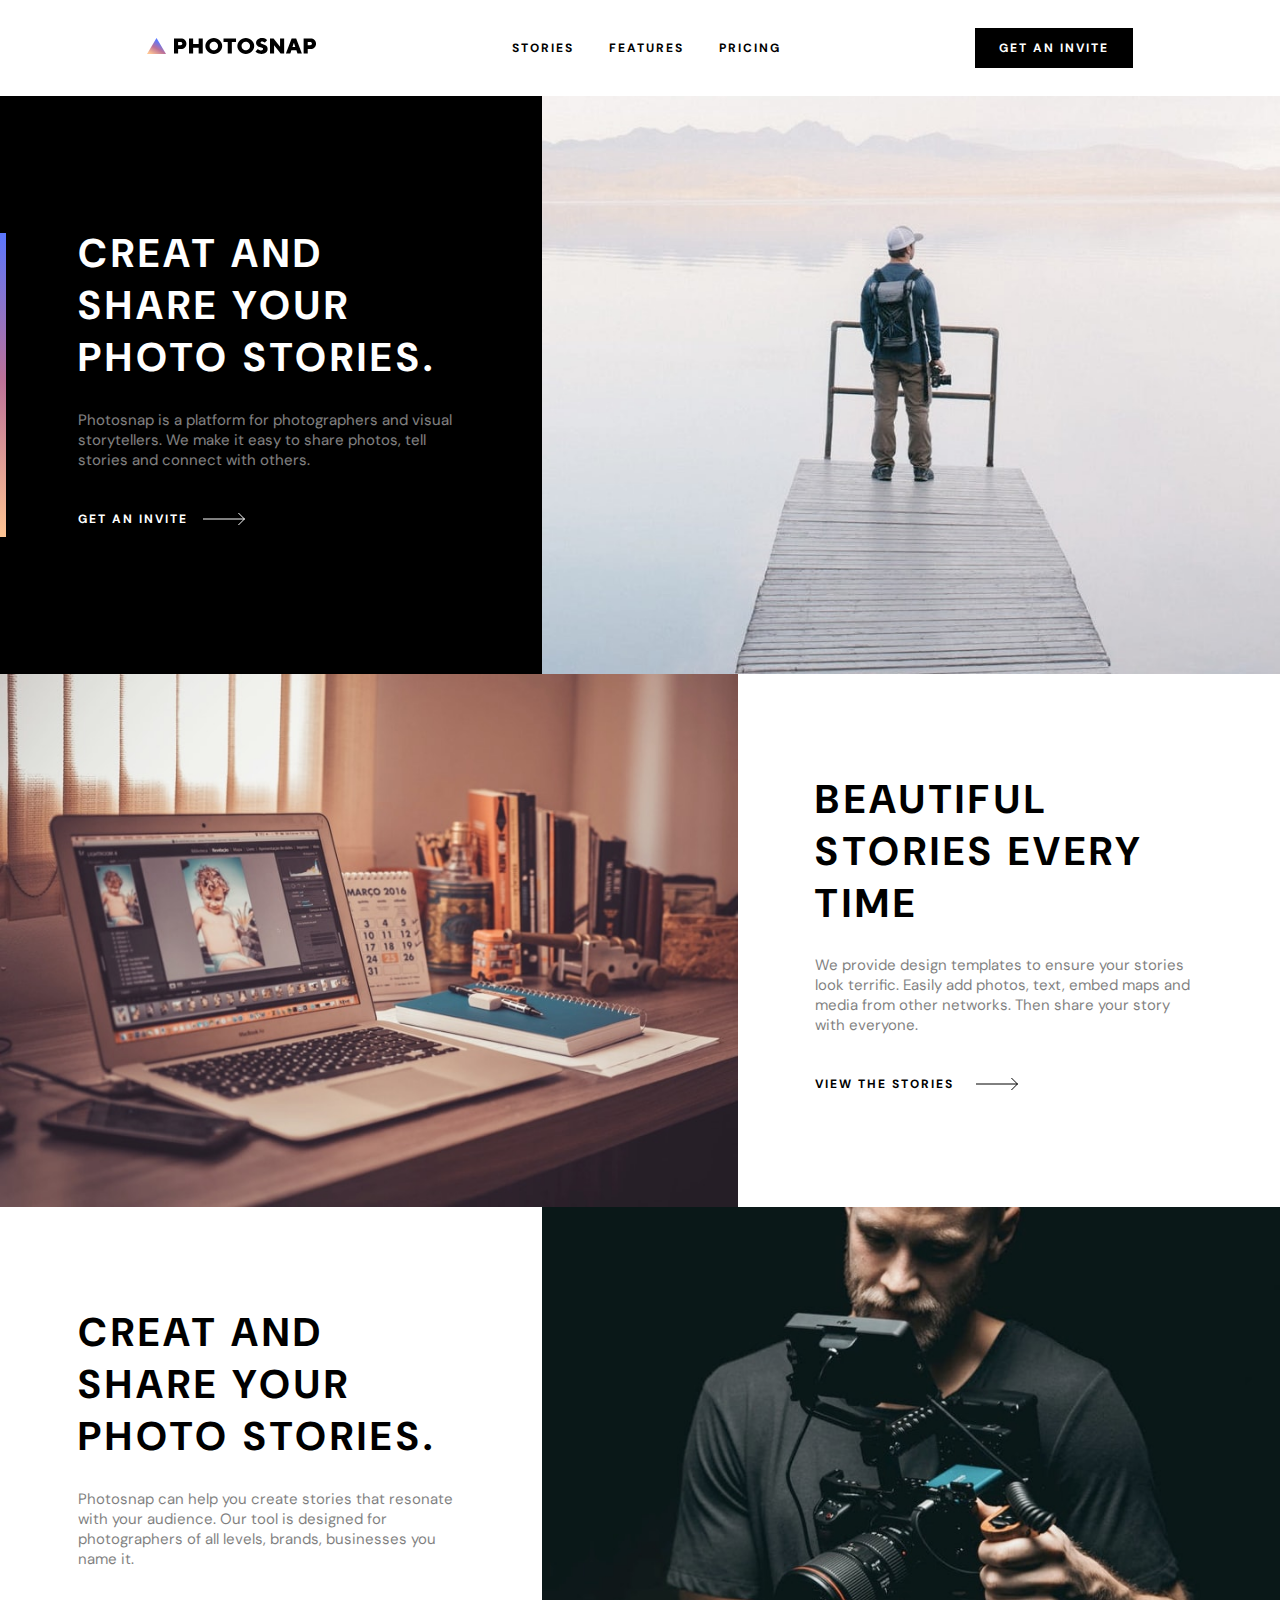
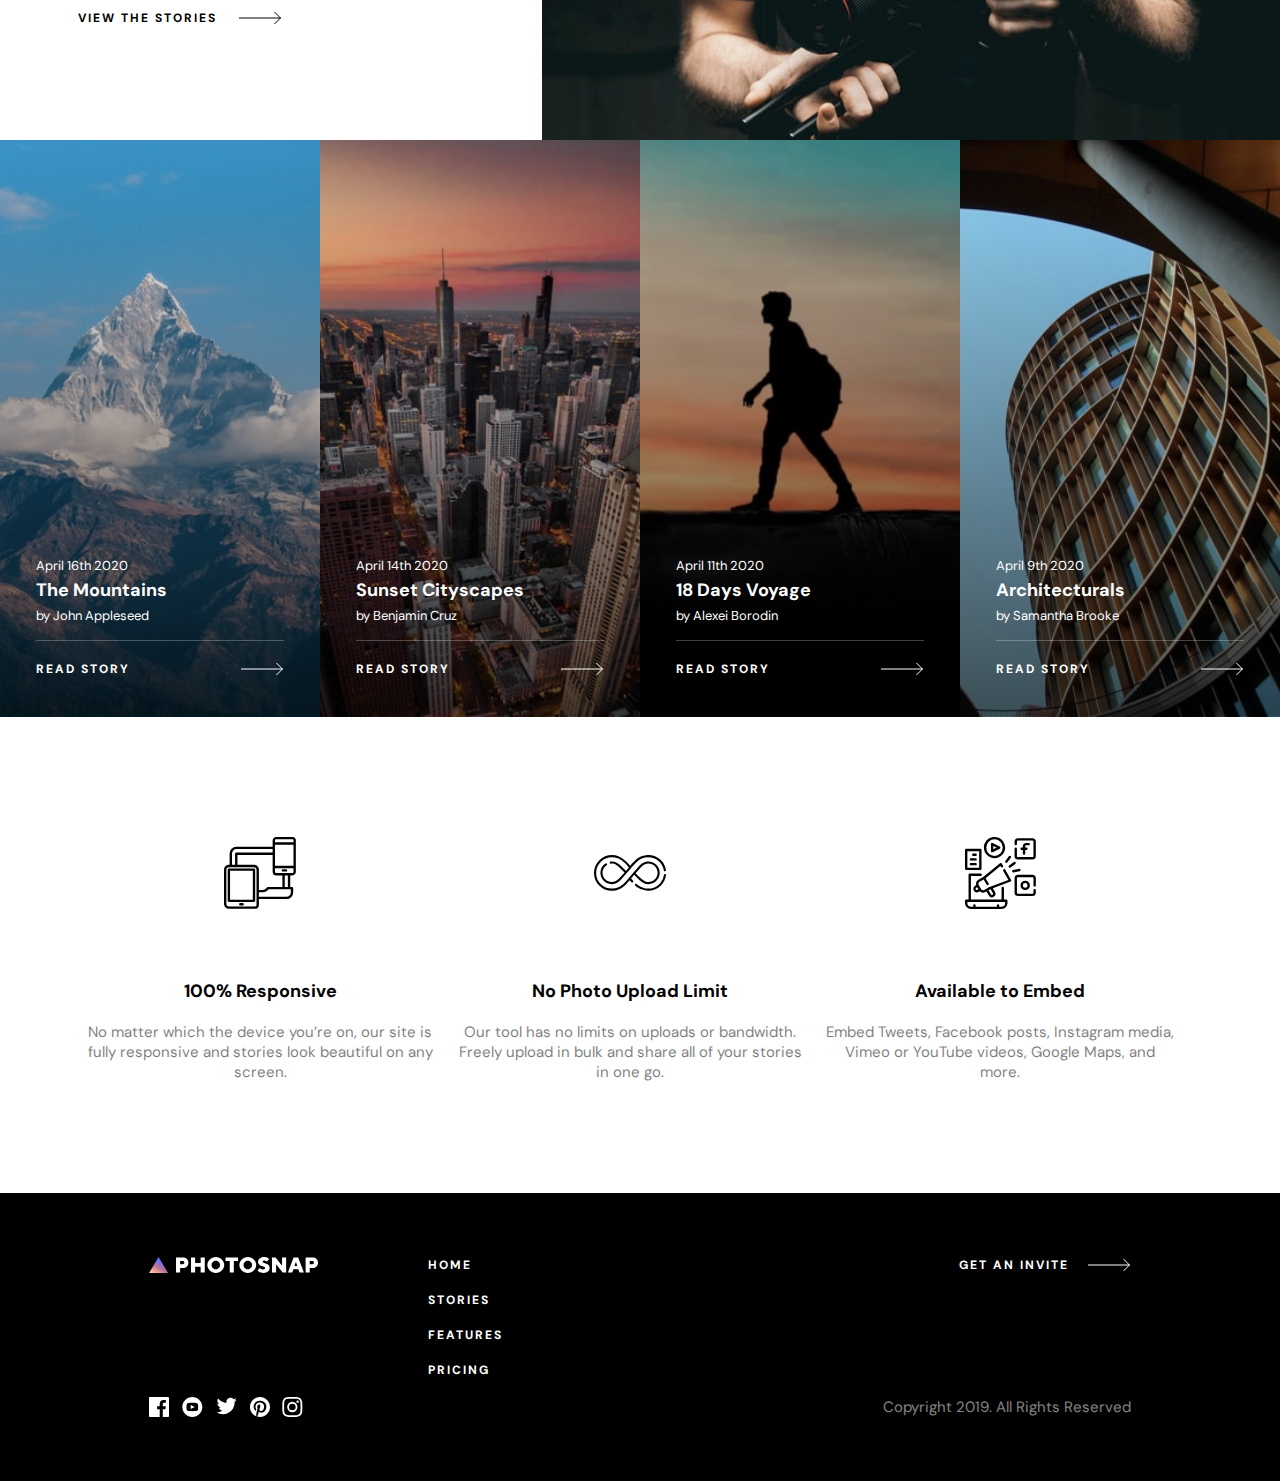
<file: index.html>
<!DOCTYPE html>
<html lang="en">
  <head>
    <meta charset="UTF-8" />
    <meta name="viewport" content="width=device-width, initial-scale=1.0" />

    <link
      rel="icon"
      type="image/png"
      sizes="32x32"
      href="./assets/favicon-32x32.png"
    />

    <!--FONT-->
    <link rel="preconnect" href="https://fonts.googleapis.com" />
    <link rel="preconnect" href="https://fonts.gstatic.com" crossorigin />
    <link
      href="https://fonts.googleapis.com/css2?family=DM+Sans&display=swap"
      rel="stylesheet"
    />
    <!--CSS-->
    <link
      rel="stylesheet"
      href="./css/SassComponet.css"
    />
    <link
      rel="stylesheet"
      href="./css/index.css"
    />
    <!--js-->
    <script src="./js/jquery-3.6.1.min.js"></script>
    <script src="./js/my_jquery.js"></script>

    <title>Frontend Mentor | Photosnap Website Challenge</title>
  </head>

  <body>
    <nav id="top-nav">
      <a id="logo" href="./index.html"
        ><img
          src="./assets/shared/desktop/logo.svg"
      /></a>
      <div class="menu">
        <a href="./html/stories.html">
          <h4>STORIES</h4>
        </a>
        <a href="./html/features.html">
          <h4>FEATURES</h4>
        </a>
        <a href="./html/pricing.html">
          <h4>PRICING</h4>
        </a>
      </div>
      <button
        class="button"
        type="button"
      >
        <h4>GET AN INVITE</h4>
      </button>
      <img
        id="hamburger"
        src="./assets/shared/mobile/menu.svg"
      />
    </nav>

    <div id="drop-down">
      <div class="menu">
        <a href="./html/stories.html"><h5>Stories</h5></a
        >
        <a href="./html/features.html"><h5>Features</h5></a
        >
        <a href="./html/pricing.html"><h5>Pricing</h5></a
        >
      </div>
      <button class="black-btn"><h5>GET AN INVITE</h5></button>
    </div>

    <div id="creat-and-share" class="wrap">
      <img
        class="mobile"
        src="./assets/home/mobile/create-and-share.jpg"
      />
      <img
        class="tablet"
        src="./assets/home/tablet/create-and-share.jpg"
      />
      <img
        class="desktop"
        src="./assets/home/desktop/create-and-share.jpg"
      />
      <div id="rectangle"></div>
      <div class="text-box">
        <div class="child-box">
          <h1>CREAT AND SHARE YOUR PHOTO STORIES.</h1>
          <h5>
            Photosnap is a platform for photographers and visual storytellers.
            We make it easy to share photos, tell stories and connect with
            others.
          </h5>
          <div id="arrow">
            <h4>GET AN INVITE</h4>
            <svg xmlns="http://www.w3.org/2000/svg" width="43" height="14">
              <g fill="none" fill-rule="evenodd" stroke="#FFFFFF">
                <path d="M0 7h41.864M35.428 1l6 6-6 6" />
              </g>
            </svg>
          </div>
        </div>
      </div>
    </div>

    <div id="beautiful-stories" class="wrap">
      <img
        class="mobile"
        src="./assets/home/mobile/beautiful-stories.jpg"
      />
      <img
        class="tablet"
        src="./assets/home/tablet/beautiful-stories.jpg"
      />
      <img
        class="desktop"
        src="./assets/home/desktop/beautiful-stories.jpg"
      />
      <div class="text-box">
        <div class="child-box">
          <h1>BEAUTIFUL STORIES EVERY TIME</h1>
          <h5>
            We provide design templates to ensure your stories look terrific.
            Easily add photos, text, embed maps and media from other networks.
            Then share your story with everyone.
          </h5>
          <div id="arrow-stories">
            <h4>VIEW THE STORIES</h4>
            <svg xmlns="http://www.w3.org/2000/svg" width="43" height="14">
              <g fill="none" fill-rule="evenodd" stroke="#000">
                <path d="M0 7h41.864M35.428 1l6 6-6 6" />
              </g>
            </svg>
          </div>
        </div>
      </div>
    </div>

    <div id="design-for-everyone" class="wrap">
      <img
        class="mobile"
        src="./assets/home/mobile/designed-for-everyone.jpg"
      />
      <img
        class="tablet"
        src="./assets/home/tablet/designed-for-everyone.jpg"
      />
      <img
        class="desktop"
        src="./assets/home/desktop/designed-for-everyone.jpg"
      />
      <div class="text-box">
        <div class="child-box">
          <h1>CREAT AND SHARE YOUR PHOTO STORIES.</h1>
          <h5>
            Photosnap can help you create stories that resonate with your
            audience. Our tool is designed for photographers of all levels,
            brands, businesses you name it.
          </h5>
          <div id="arrow-stories">
            <h4>VIEW THE STORIES</h4>
            <svg xmlns="http://www.w3.org/2000/svg" width="43" height="14">
              <g fill="none" fill-rule="evenodd" stroke="#000">
                <path d="M0 7h41.864M35.428 1l6 6-6 6" />
              </g>
            </svg>
          </div>
        </div>
      </div>
    </div>

    <div id="picture-wrap">
      <div id="mountain" class="bg-box">
        <div class="child-box">
          <h6>April 16th 2020</h6>
          <h3>The Mountains</h3>
          <h6>by John Appleseed</h6>
          <div id="border"></div>
          <div id="arrow-view">
            <h4>READ STORY</h4>
            <svg xmlns="http://www.w3.org/2000/svg" width="43" height="14">
              <g fill="none" fill-rule="evenodd" stroke="#FFFFFF">
                <path d="M0 7h41.864M35.428 1l6 6-6 6" />
              </g>
            </svg>
          </div>
        </div>
        <div class="rgb-border"></div>
      </div>
      <div id="cityscapes" class="bg-box">
        <div class="child-box">
          <h6>April 14th 2020</h6>
          <h3>Sunset Cityscapes</h3>
          <h6>by Benjamin Cruz</h6>
          <div id="border"></div>
          <div id="arrow-view">
            <h4>READ STORY</h4>
            <svg xmlns="http://www.w3.org/2000/svg" width="43" height="14">
              <g fill="none" fill-rule="evenodd" stroke="#FFFFFF">
                <path d="M0 7h41.864M35.428 1l6 6-6 6" />
              </g>
            </svg>
          </div>
        </div>
        <div class="rgb-border"></div>
      </div>
      <div id="voyage" class="bg-box">
        <div class="child-box">
          <h6>April 11th 2020</h6>
          <h3>18 Days Voyage</h3>
          <h6>by Alexei Borodin</h6>
          <div id="border"></div>
          <div id="arrow-view">
            <h4>READ STORY</h4>
            <svg xmlns="http://www.w3.org/2000/svg" width="43" height="14">
              <g fill="none" fill-rule="evenodd" stroke="#FFFFFF">
                <path d="M0 7h41.864M35.428 1l6 6-6 6" />
              </g>
            </svg>
          </div>
        </div>
        <div class="rgb-border"></div>
      </div>
      <div id="architecturals" class="bg-box">
        <div class="child-box">
          <h6>April 9th 2020</h6>
          <h3>Architecturals</h3>
          <h6>by Samantha Brooke</h6>
          <div id="border"></div>
          <div id="arrow-view">
            <h4>READ STORY</h4>
            <svg xmlns="http://www.w3.org/2000/svg" width="43" height="14">
              <g fill="none" fill-rule="evenodd" stroke="#FFFFFF">
                <path d="M0 7h41.864M35.428 1l6 6-6 6" />
              </g>
            </svg>
          </div>
        </div>
        <div class="rgb-border"></div>
      </div>
      </div>

    <div id="features-wrap">
      <div id="responsive" class="child-box">
        <img
          src="./assets/features/desktop/responsive.svg"
        />
        <h3>100% Responsive</h3>
        <h5>
          No matter which the device you’re on, our site is fully responsive and
          stories look beautiful on any screen.
        </h5>
      </div>
      <div id="no-limit" class="child-box">
        <img
          src="./assets/features/desktop/no-limit.svg"
          style="padding-top: 18px; padding-bottom: 18px"
        />
        <h3>No Photo Upload Limit</h3>
        <h5>
          Our tool has no limits on uploads or bandwidth. Freely upload in bulk
          and share all of your stories in one go.
        </h5>
      </div>
      <div id="embed" class="child-box">
        <img
          src="./assets/features/desktop/embed.svg"
        />
        <h3>Available to Embed</h3>
        <h5>
          Embed Tweets, Facebook posts, Instagram media, Vimeo or YouTube
          videos, Google Maps, and more.
        </h5>
      </div>
    </div>

    <nav id="bottom-nav">
      <div class="nav-box">
        <svg
          id="logo"
          xmlns="http://www.w3.org/2000/svg"
          width="170"
          height="16"
        >
          <defs>
            <linearGradient id="a" x1="0%" x2="50%" y1="85.457%" y2="14.543%">
              <stop offset="0%" stop-color="#FFC593" />
              <stop offset="51.945%" stop-color="#BC7198" />
              <stop offset="100%" stop-color="#5A77FF" />
            </linearGradient>
          </defs>
          <g fill="none" fill-rule="evenodd">
            <path
              fill="#FFFFFF"
              fill-rule="nonzero"
              d="M31.108 15.568v-4.541h2.703c.836 0 1.6-.133 2.292-.4a5.19 5.19 0 001.773-1.113 5.1 5.1 0 001.146-1.676c.273-.642.41-1.344.41-2.108 0-.75-.137-1.449-.41-2.098a5.072 5.072 0 00-1.146-1.686A5.19 5.19 0 0036.103.832c-.692-.266-1.456-.4-2.292-.4H27v15.136h4.108zm2.487-8.217h-2.487V4.108h2.487c.49 0 .9.162 1.232.487.332.324.497.702.497 1.135 0 .432-.165.81-.497 1.135-.332.324-.742.486-1.232.486zm12.54 8.217V9.73h5.514v5.838h4.108V.432h-4.108v5.622h-5.514V.432h-4.108v15.136h4.108zM66.784 16a8.616 8.616 0 003.319-.638 8.401 8.401 0 002.68-1.74 8.192 8.192 0 001.785-2.552c.432-.965.648-1.989.648-3.07a7.428 7.428 0 00-.648-3.07 8.192 8.192 0 00-1.784-2.552 8.401 8.401 0 00-2.681-1.74A8.616 8.616 0 0066.783 0c-1.196 0-2.306.213-3.329.638a8.432 8.432 0 00-2.67 1.74A8.192 8.192 0 0059 4.93 7.428 7.428 0 0058.351 8c0 1.081.217 2.105.649 3.07a8.192 8.192 0 001.784 2.552 8.432 8.432 0 002.67 1.74c1.023.425 2.133.638 3.33.638zm0-3.676A4.285 4.285 0 0165.119 12a3.942 3.942 0 01-1.34-.908 4.33 4.33 0 01-.887-1.373A4.479 4.479 0 0162.568 8c0-.62.108-1.193.324-1.719a4.33 4.33 0 01.886-1.373c.375-.39.822-.692 1.34-.908a4.285 4.285 0 011.666-.324c.59 0 1.142.108 1.654.324.512.216.958.519 1.34.908.382.39.681.847.898 1.373.216.526.324 1.1.324 1.719 0 .62-.108 1.193-.324 1.719a4.236 4.236 0 01-.898 1.373c-.382.39-.828.692-1.34.908a4.206 4.206 0 01-1.654.324zm18.054 3.244V4.108h4.216V.432h-12.54v3.676h4.216v11.46h4.108zM98.784 16a8.616 8.616 0 003.319-.638 8.401 8.401 0 002.68-1.74 8.192 8.192 0 001.785-2.552c.432-.965.648-1.989.648-3.07a7.428 7.428 0 00-.648-3.07 8.192 8.192 0 00-1.784-2.552 8.401 8.401 0 00-2.681-1.74A8.616 8.616 0 0098.783 0c-1.196 0-2.306.213-3.329.638a8.432 8.432 0 00-2.67 1.74A8.192 8.192 0 0091 4.93 7.428 7.428 0 0090.351 8c0 1.081.217 2.105.649 3.07a8.192 8.192 0 001.784 2.552 8.432 8.432 0 002.67 1.74c1.023.425 2.133.638 3.33.638zm0-3.676A4.285 4.285 0 0197.119 12a3.942 3.942 0 01-1.34-.908 4.33 4.33 0 01-.887-1.373A4.479 4.479 0 0194.568 8c0-.62.108-1.193.324-1.719a4.33 4.33 0 01.886-1.373c.375-.39.822-.692 1.34-.908a4.285 4.285 0 011.666-.324c.59 0 1.142.108 1.654.324.512.216.958.519 1.34.908.382.39.681.847.898 1.373.216.526.324 1.1.324 1.719 0 .62-.108 1.193-.324 1.719a4.236 4.236 0 01-.898 1.373c-.382.39-.828.692-1.34.908a4.206 4.206 0 01-1.654.324zM114.568 16c.95 0 1.801-.133 2.55-.4.75-.267 1.385-.627 1.904-1.081.519-.454.915-.98 1.189-1.578.274-.599.41-1.236.41-1.914 0-.88-.172-1.6-.518-2.162a4.35 4.35 0 00-1.298-1.362 6.98 6.98 0 00-1.697-.822l-1.697-.562a7.533 7.533 0 01-1.297-.551c-.346-.195-.52-.465-.52-.811 0-.332.148-.63.444-.898.295-.266.688-.4 1.178-.4.375 0 .714.062 1.016.184.303.123.563.263.779.422.26.173.49.367.692.584l2.378-2.487a5.559 5.559 0 00-1.276-1.08c-.432-.275-.98-.523-1.643-.747C116.5.112 115.706 0 114.784 0c-.865 0-1.65.13-2.357.39-.706.259-1.308.605-1.805 1.037-.498.432-.883.93-1.157 1.492a3.908 3.908 0 00-.41 1.73c0 .879.172 1.6.518 2.162a4.35 4.35 0 001.297 1.362 6.98 6.98 0 001.698.822c.612.201 1.178.389 1.697.562.519.173.951.357 1.297.551.346.195.52.465.52.81 0 .433-.174.812-.52 1.136-.346.324-.821.487-1.427.487-.49 0-.933-.083-1.33-.25a5.466 5.466 0 01-1.027-.55 5.352 5.352 0 01-.886-.822l-2.378 2.486c.432.49.944.923 1.535 1.298.504.331 1.131.63 1.88.897.75.267 1.63.4 2.639.4zm12.54-.432V7.135l6.508 8.433h3.546V.432h-4.108v8.433L126.568.432H123v15.136h4.108zm16.216 0l1.081-3.244h4.973l1.081 3.244h4.433L149.162.432h-4.54l-5.73 15.136h4.432zm4.973-6.487h-2.81l1.405-4.432 1.405 4.432zm12.433 6.487v-4.541h2.702c.836 0 1.6-.133 2.292-.4a5.19 5.19 0 001.773-1.113 5.1 5.1 0 001.146-1.676c.274-.642.411-1.344.411-2.108 0-.75-.137-1.449-.41-2.098a5.072 5.072 0 00-1.147-1.686 5.19 5.19 0 00-1.773-1.114c-.692-.266-1.456-.4-2.292-.4h-6.81v15.136h4.108zm2.486-8.217h-2.486V4.108h2.486c.49 0 .901.162 1.233.487.331.324.497.702.497 1.135 0 .432-.166.81-.497 1.135-.332.324-.743.486-1.233.486z"
            />
            <path fill="url(#a)" d="M0 16L9.5 0 19 16z" />
          </g>
        </svg>
        <div class="sns-box">
          <svg
            id="facebook"
            xmlns="http://www.w3.org/2000/svg"
            width="20"
            height="20"
          >
            <a xlink:href="https://facebook.com">
              <defs>
                <linearGradient id="a" x1="100%" x2="0%" y1="0%" y2="100%">
                  <stop offset="0%" stop-color="#63AFDB" />
                  <stop offset="100%" stop-color="#6028F1" />
                </linearGradient>
              </defs>
              <path
                fill="#FFFFFF"
                d="M18.896 0H1.104C.494 0 0 .494 0 1.104v17.793C0 19.506.494 20 1.104 20h9.58v-7.745H8.076V9.237h2.606V7.01c0-2.583 1.578-3.99 3.883-3.99 1.104 0 2.052.082 2.329.119v2.7h-1.598c-1.254 0-1.496.597-1.496 1.47v1.928h2.989l-.39 3.018h-2.6V20h5.098c.608 0 1.102-.494 1.102-1.104V1.104C20 .494 19.506 0 18.896 0z"
              />
            </a>
          </svg>
          <svg
            id="youtube"
            xmlns="http://www.w3.org/2000/svg"
            width="21"
            height="20"
          >
            <a xlink:href="https://youtube.com">
              <defs>
                <linearGradient id="a" x1="0%" x2="100%" y1="100%" y2="0%">
                  <stop offset="0%" stop-color="#D3205A" />
                  <stop offset="100%" stop-color="#FF5A5A" />
                </linearGradient>
              </defs>
              <path
                fill="#FFFFFF"
                d="M43.33 0c-5.523 0-10 4.478-10 10 0 5.523 4.477 10 10 10s10-4.477 10-10c0-5.522-4.477-10-10-10zm3.7 14.077c-1.75.12-5.653.12-7.402 0-1.896-.13-2.117-1.059-2.131-4.077.014-3.024.237-3.947 2.131-4.077 1.75-.12 5.652-.12 7.403 0 1.897.13 2.117 1.059 2.132 4.077-.015 3.024-.237 3.947-2.132 4.077zm-5.367-6.029l4.098 1.949-4.098 1.955V8.048z"
                transform="translate(-33)"
              />
            </a>
          </svg>
          <svg
            id="twitter"
            xmlns="http://www.w3.org/2000/svg"
            width="21"
            height="18"
          >
            <a xlink:href="https://twitter.com">
              <defs>
                <linearGradient
                  id="a"
                  x1="100%"
                  x2="0%"
                  y1="16.979%"
                  y2="83.021%"
                >
                  <stop offset="0%" stop-color="#65FFEB" />
                  <stop offset="100%" stop-color="#27718A" />
                </linearGradient>
              </defs>
              <path
                fill="#FFFFFF"
                d="M86.66 3.797a8.192 8.192 0 01-2.357.646 4.11 4.11 0 001.805-2.27 8.22 8.22 0 01-2.606.996 4.096 4.096 0 00-2.995-1.296c-2.65 0-4.596 2.472-3.998 5.038a11.648 11.648 0 01-8.457-4.287 4.109 4.109 0 001.27 5.478 4.086 4.086 0 01-1.858-.513c-.045 1.901 1.318 3.68 3.291 4.075a4.113 4.113 0 01-1.853.07 4.106 4.106 0 003.833 2.85 8.25 8.25 0 01-6.075 1.7 11.616 11.616 0 006.29 1.843c7.618 0 11.922-6.434 11.662-12.205a8.354 8.354 0 002.048-2.124z"
                transform="translate(-66 -1)"
              />
            </a>
          </svg>
          <svg
            id="pinterest"
            xmlns="http://www.w3.org/2000/svg"
            width="20"
            height="20"
          >
            <a xlink:href="https://pinterest.com">
              <defs>
                <linearGradient id="a" x1="100%" x2="0%" y1="0%" y2="100%">
                  <stop offset="0%" stop-color="#F6C683" />
                  <stop offset="100%" stop-color="#DE3838" />
                </linearGradient>
              </defs>
              <path
                fill="#FFFFFF"
                d="M109.99 0c-5.522 0-10 4.477-10 10 0 4.237 2.636 7.855 6.356 9.312-.088-.791-.167-2.005.035-2.868.181-.78 1.172-4.97 1.172-4.97s-.299-.6-.299-1.486c0-1.39.806-2.428 1.81-2.428.852 0 1.264.64 1.264 1.408 0 .858-.546 2.14-.828 3.33-.236.995.5 1.807 1.48 1.807 1.778 0 3.144-1.874 3.144-4.58 0-2.393-1.72-4.068-4.176-4.068-2.845 0-4.515 2.135-4.515 4.34 0 .859.33 1.781.744 2.281a.3.3 0 01.069.288l-.278 1.133c-.044.183-.145.223-.335.134-1.249-.581-2.03-2.407-2.03-3.874 0-3.154 2.292-6.052 6.608-6.052 3.469 0 6.165 2.473 6.165 5.776 0 3.447-2.173 6.22-5.19 6.22-1.013 0-1.965-.525-2.291-1.148l-.623 2.378c-.226.869-.835 1.958-1.244 2.621.937.29 1.931.446 2.962.446 5.523 0 10-4.477 10-10s-4.477-10-10-10z"
                transform="translate(-100)"
              />
            </a>
          </svg>
          <svg
            id="instagram"
            xmlns="http://www.w3.org/2000/svg"
            width="21"
            height="20"
          >
            <a xlink:href="https://instagram.com">
              <defs>
                <linearGradient id="a" x1="0%" x2="50%" y1="100%" y2="0%">
                  <stop offset="0%" stop-color="#FFC593" />
                  <stop offset="51.945%" stop-color="#BC7198" />
                  <stop offset="100%" stop-color="#5A77FF" />
                </linearGradient>
              </defs>
              <path
                fill="#FFFFFF"
                d="M143.32 1.802c2.67 0 2.987.01 4.042.059 2.71.123 3.976 1.409 4.099 4.099.048 1.054.057 1.37.057 4.04 0 2.672-.01 2.988-.057 4.042-.124 2.687-1.387 3.975-4.1 4.099-1.054.048-1.37.058-4.041.058-2.67 0-2.987-.01-4.04-.058-2.718-.124-3.977-1.416-4.1-4.1-.048-1.054-.058-1.37-.058-4.041 0-2.67.01-2.986.058-4.04.124-2.69 1.387-3.977 4.1-4.1 1.054-.048 1.37-.058 4.04-.058zm0-1.802c-2.716 0-3.056.012-4.123.06-3.631.167-5.65 2.182-5.816 5.817-.05 1.067-.061 1.407-.061 4.123s.012 3.057.06 4.123c.167 3.632 2.182 5.65 5.817 5.817 1.067.048 1.407.06 4.123.06s3.057-.012 4.123-.06c3.629-.167 5.652-2.182 5.816-5.817.05-1.066.061-1.407.061-4.123s-.012-3.056-.06-4.122c-.163-3.629-2.18-5.65-5.816-5.817C146.377.01 146.036 0 143.32 0zm0 4.865a5.135 5.135 0 100 10.27 5.135 5.135 0 000-10.27zm0 8.468a3.333 3.333 0 110-6.666 3.333 3.333 0 010 6.666zm5.338-9.87a1.2 1.2 0 100 2.4 1.2 1.2 0 000-2.4z"
                transform="translate(-133)"
              />
            </a>
          </svg>
        </div>
        <div class="menu">
          <a href="./index.html">
            <h4>HOME</h4>
          </a>
          <a href="./html/stories.html">
            <h4>STORIES</h4>
          </a>
          <a href="./html/features.html">
            <h4>FEATURES</h4>
          </a>
          <a href=".html/pricing.html">
            <h4>PRICING</h4>
          </a>
        </div>
        <div class="get-an-invite">
          <h4>GET AN INVITE</h4>
          <svg xmlns="http://www.w3.org/2000/svg" width="43" height="14">
            <g fill="none" fill-rule="evenodd" stroke="#FFFFFF">
              <path d="M0 7h41.864M35.428 1l6 6-6 6" />
            </g>
          </svg>
        </div>
        <h5>Copyright 2019. All Rights Reserved</h5>
      </div>
    </nav>

    <div id="modal-overlay"></div>
  </body>
</html>
</file>
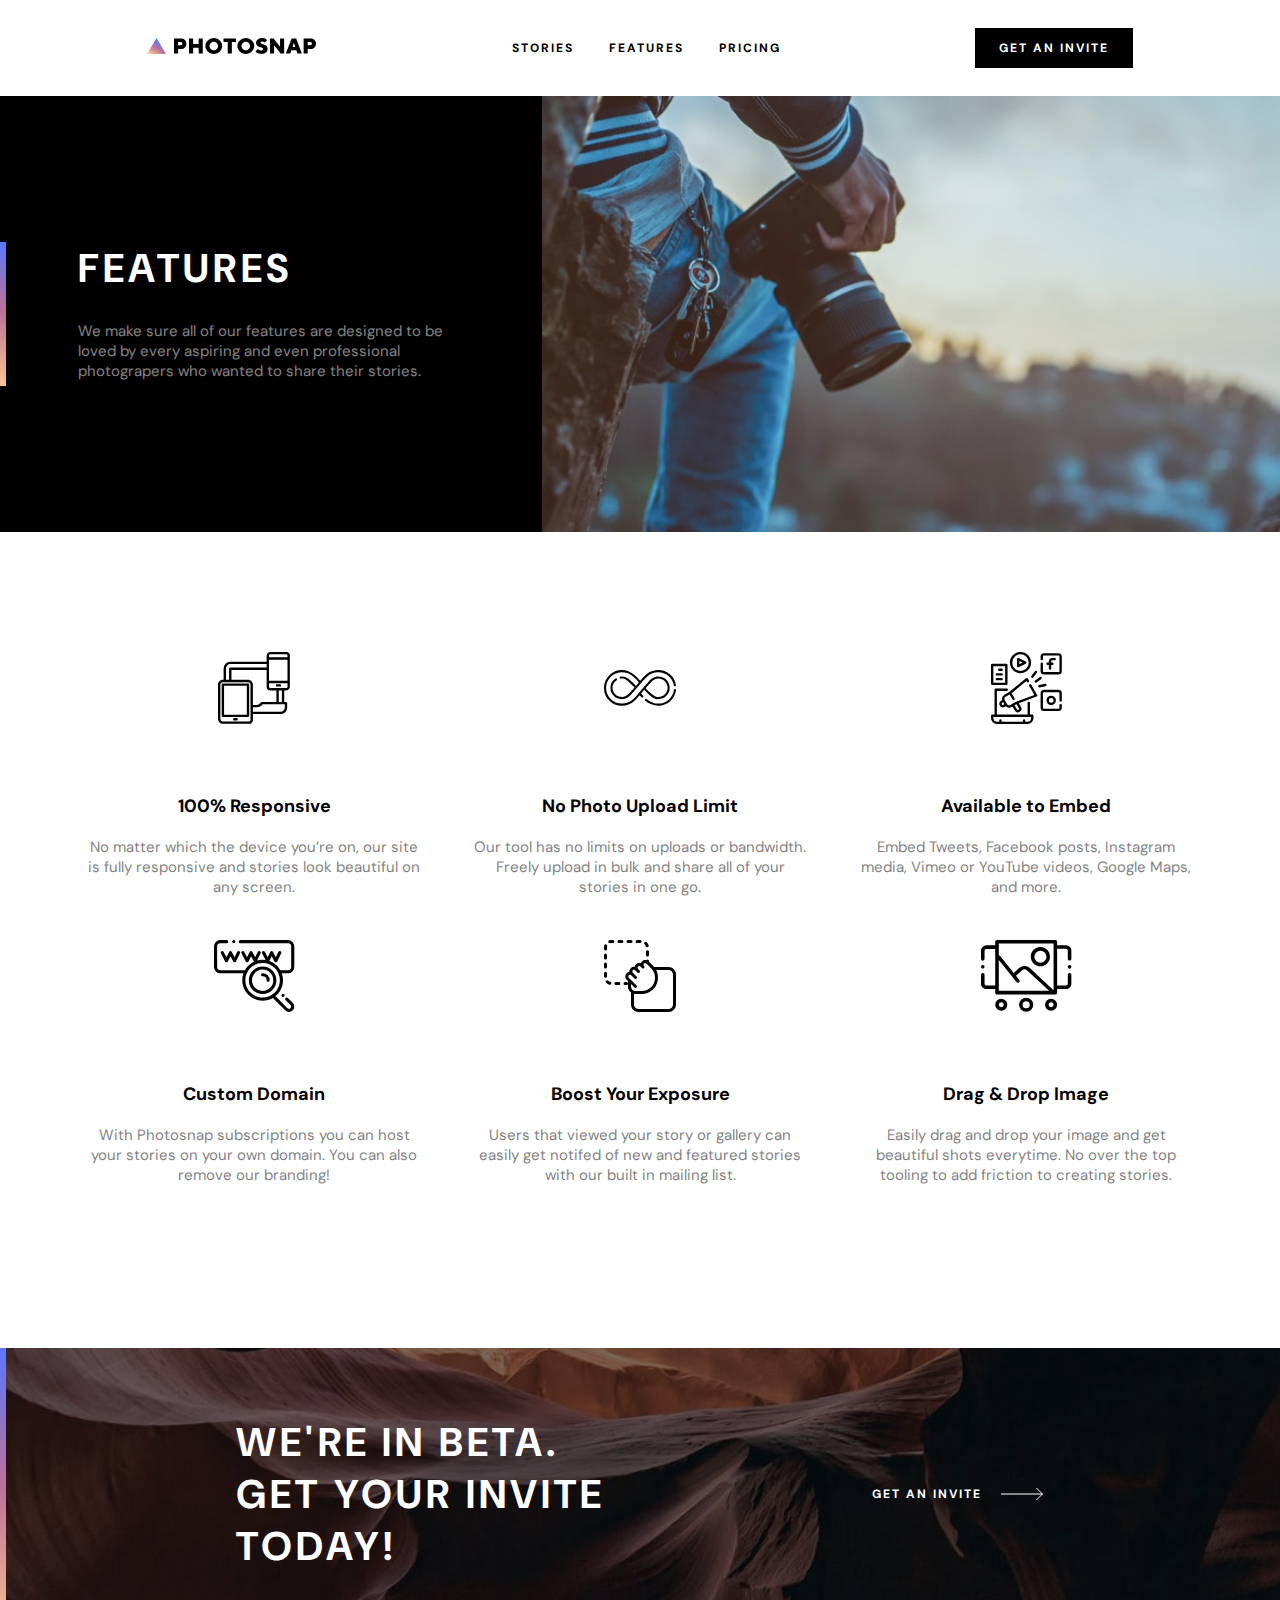
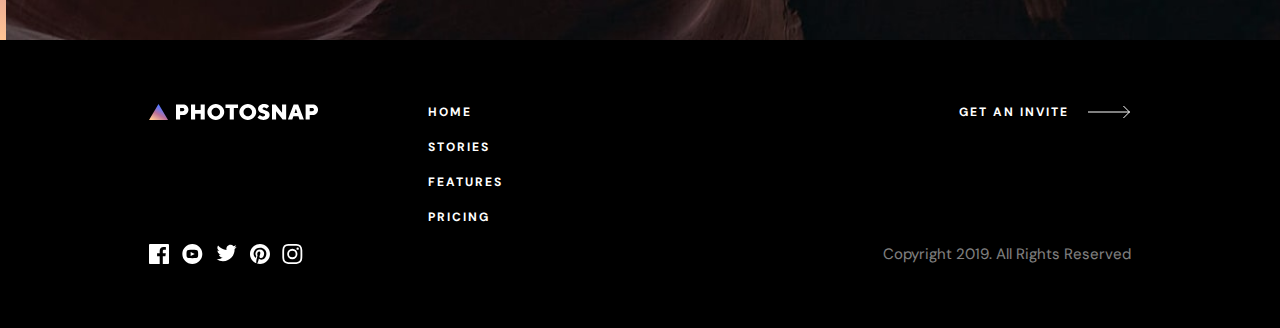
<file: html/features.html>
<!DOCTYPE html>
<html lang="en">
  <head>
    <meta charset="UTF-8" />
    <meta name="viewport" content="width=device-width, initial-scale=1.0" />

    <link
      rel="icon"
      type="image/png"
      sizes="32x32"
      href="./assets/favicon-32x32.png"
    />

    <link rel="preconnect" href="https://fonts.googleapis.com" />
    <link rel="preconnect" href="https://fonts.gstatic.com" crossorigin />
    <link
      href="https://fonts.googleapis.com/css2?family=DM+Sans&display=swap"
      rel="stylesheet"
    />
    <!--CSS-->
    <link
      rel="stylesheet"
      href="../css/SassComponet.css"
    />
    <link
      rel="stylesheet"
      href="../css/features.css"
    />
    <!--js-->
    <script src="../js/jquery-3.6.1.min.js"></script>
    <script src="../js/my_jquery.js"></script>
    <title>Frontend Mentor | Photosnap Website Challenge</title>
  </head>

  <body>
    <nav id="top-nav">
      <a id="logo" href="../index.html"
        ><img
          src="../assets/shared/desktop/logo.svg"
      /></a>
      <div class="menu">
        <a href="../html/stories.html">
          <h4>STORIES</h4>
        </a>
        <a href="../html/features.html">
          <h4>FEATURES</h4>
        </a>
        <a href="../html/pricing.html">
          <h4>PRICING</h4>
        </a>
      </div>
      <button
        type="button"
        onclick="location.href='../html/index.html'"
      >
        <h4>GET AN INVITE</h4>
      </button>
      <img id="hamburger" src="../assets/shared/mobile/menu.svg" />
    </nav>

    <div id="drop-down">
      <div class="menu">
        <a href="../html/stories.html"
          ><h5>Stories</h5></a
        >
        <a href="../html/features.html"
          ><h5>Features</h5></a
        >
        <a href="../html/pricing.html"
          ><h5>Pricing</h5></a
        >
      </div>
      <button class="black-btn"><h5>GET AN INVITE</h5></button>
    </div>

    <div id="features-explain" class="wrap">
      <img
        class="mobile"
        src="../assets/features/mobile/hero.jpg"
      />
      <img
        class="tablet"
        src="../assets/features/tablet/hero.jpg"
      />
      <img
        class="desktop"
        src="../assets/features/desktop/hero.jpg"
      />
      <div id="rectangle"></div>
      <div class="text-box">
        <div class="child-box">
          <h1>FEATURES</h1>
          <h5>
            We make sure all of our features are designed to be loved by every
            aspiring and even professional photograpers who wanted to share
            their stories.
          </h5>
        </div>
      </div>
    </div>

    <div id="features-wrap">
      <div id="responsive" class="child-box">
        <img
          src="../assets/features/desktop/responsive.svg"
        />
        <h3>100% Responsive</h3>
        <h5>
          No matter which the device you’re on, our site is fully responsive and
          stories look beautiful on any screen.
        </h5>
      </div>
      <div id="no-limit" class="child-box">
        <img
          src="../assets/features/desktop/no-limit.svg"
          style="padding-top: 18px; padding-bottom: 18px"
        />
        <h3>No Photo Upload Limit</h3>
        <h5>
          Our tool has no limits on uploads or bandwidth. Freely upload in bulk
          and share all of your stories in one go.
        </h5>
      </div>
      <div id="embed" class="child-box">
        <img
          src="../assets/features/desktop/embed.svg"
        />
        <h3>Available to Embed</h3>
        <h5>
          Embed Tweets, Facebook posts, Instagram<br />
          media, Vimeo or YouTube videos, Google Maps, and more.
        </h5>
      </div>
      <div id="domain" class="child-box">
        <img
          src="../assets/features/desktop/custom-domain.svg"
        />
        <h3>Custom Domain</h3>
        <h5>
          With Photosnap subscriptions you can host your stories on your own
          domain. You can also remove our branding!
        </h5>
      </div>
      <div id="boost" class="child-box">
        <img
          src="../assets/features/desktop/boost-exposure.svg"
        />
        <h3>Boost Your Exposure</h3>
        <h5>
          Users that viewed your story or gallery can easily get notifed of new
          and featured stories with our built in mailing list.
        </h5>
      </div>
      <div id="drag-drop" class="child-box">
        <img
          src="../assets/features/desktop/drag-drop.svg"
        />
        <h3>Drag & Drop Image</h3>
        <h5>
          Easily drag and drop your image and get beautiful shots everytime. No
          over the top tooling to add friction to creating stories.
        </h5>
      </div>
    </div>

    <div id="beta">
      <div class="rectangle"></div>
      <div class="child-box">
        <h1>WE'RE IN BETA. GET YOUR INVITE TODAY!</h1>
        <div class="get-an-invite">
          <h4>GET AN INVITE</h4>
          <svg xmlns="http://www.w3.org/2000/svg" width="43" height="14">
            <g fill="none" fill-rule="evenodd" stroke="#FFFFFF">
              <path d="M0 7h41.864M35.428 1l6 6-6 6" />
            </g>
          </svg>
        </div>
      </div>
    </div>

    <nav id="bottom-nav">
      <div class="nav-box">
        <svg
          id="logo"
          xmlns="http://www.w3.org/2000/svg"
          width="170"
          height="16"
        >
          <defs>
            <linearGradient id="a" x1="0%" x2="50%" y1="85.457%" y2="14.543%">
              <stop offset="0%" stop-color="#FFC593" />
              <stop offset="51.945%" stop-color="#BC7198" />
              <stop offset="100%" stop-color="#5A77FF" />
            </linearGradient>
          </defs>
          <g fill="none" fill-rule="evenodd">
            <path
              fill="#FFFFFF"
              fill-rule="nonzero"
              d="M31.108 15.568v-4.541h2.703c.836 0 1.6-.133 2.292-.4a5.19 5.19 0 001.773-1.113 5.1 5.1 0 001.146-1.676c.273-.642.41-1.344.41-2.108 0-.75-.137-1.449-.41-2.098a5.072 5.072 0 00-1.146-1.686A5.19 5.19 0 0036.103.832c-.692-.266-1.456-.4-2.292-.4H27v15.136h4.108zm2.487-8.217h-2.487V4.108h2.487c.49 0 .9.162 1.232.487.332.324.497.702.497 1.135 0 .432-.165.81-.497 1.135-.332.324-.742.486-1.232.486zm12.54 8.217V9.73h5.514v5.838h4.108V.432h-4.108v5.622h-5.514V.432h-4.108v15.136h4.108zM66.784 16a8.616 8.616 0 003.319-.638 8.401 8.401 0 002.68-1.74 8.192 8.192 0 001.785-2.552c.432-.965.648-1.989.648-3.07a7.428 7.428 0 00-.648-3.07 8.192 8.192 0 00-1.784-2.552 8.401 8.401 0 00-2.681-1.74A8.616 8.616 0 0066.783 0c-1.196 0-2.306.213-3.329.638a8.432 8.432 0 00-2.67 1.74A8.192 8.192 0 0059 4.93 7.428 7.428 0 0058.351 8c0 1.081.217 2.105.649 3.07a8.192 8.192 0 001.784 2.552 8.432 8.432 0 002.67 1.74c1.023.425 2.133.638 3.33.638zm0-3.676A4.285 4.285 0 0165.119 12a3.942 3.942 0 01-1.34-.908 4.33 4.33 0 01-.887-1.373A4.479 4.479 0 0162.568 8c0-.62.108-1.193.324-1.719a4.33 4.33 0 01.886-1.373c.375-.39.822-.692 1.34-.908a4.285 4.285 0 011.666-.324c.59 0 1.142.108 1.654.324.512.216.958.519 1.34.908.382.39.681.847.898 1.373.216.526.324 1.1.324 1.719 0 .62-.108 1.193-.324 1.719a4.236 4.236 0 01-.898 1.373c-.382.39-.828.692-1.34.908a4.206 4.206 0 01-1.654.324zm18.054 3.244V4.108h4.216V.432h-12.54v3.676h4.216v11.46h4.108zM98.784 16a8.616 8.616 0 003.319-.638 8.401 8.401 0 002.68-1.74 8.192 8.192 0 001.785-2.552c.432-.965.648-1.989.648-3.07a7.428 7.428 0 00-.648-3.07 8.192 8.192 0 00-1.784-2.552 8.401 8.401 0 00-2.681-1.74A8.616 8.616 0 0098.783 0c-1.196 0-2.306.213-3.329.638a8.432 8.432 0 00-2.67 1.74A8.192 8.192 0 0091 4.93 7.428 7.428 0 0090.351 8c0 1.081.217 2.105.649 3.07a8.192 8.192 0 001.784 2.552 8.432 8.432 0 002.67 1.74c1.023.425 2.133.638 3.33.638zm0-3.676A4.285 4.285 0 0197.119 12a3.942 3.942 0 01-1.34-.908 4.33 4.33 0 01-.887-1.373A4.479 4.479 0 0194.568 8c0-.62.108-1.193.324-1.719a4.33 4.33 0 01.886-1.373c.375-.39.822-.692 1.34-.908a4.285 4.285 0 011.666-.324c.59 0 1.142.108 1.654.324.512.216.958.519 1.34.908.382.39.681.847.898 1.373.216.526.324 1.1.324 1.719 0 .62-.108 1.193-.324 1.719a4.236 4.236 0 01-.898 1.373c-.382.39-.828.692-1.34.908a4.206 4.206 0 01-1.654.324zM114.568 16c.95 0 1.801-.133 2.55-.4.75-.267 1.385-.627 1.904-1.081.519-.454.915-.98 1.189-1.578.274-.599.41-1.236.41-1.914 0-.88-.172-1.6-.518-2.162a4.35 4.35 0 00-1.298-1.362 6.98 6.98 0 00-1.697-.822l-1.697-.562a7.533 7.533 0 01-1.297-.551c-.346-.195-.52-.465-.52-.811 0-.332.148-.63.444-.898.295-.266.688-.4 1.178-.4.375 0 .714.062 1.016.184.303.123.563.263.779.422.26.173.49.367.692.584l2.378-2.487a5.559 5.559 0 00-1.276-1.08c-.432-.275-.98-.523-1.643-.747C116.5.112 115.706 0 114.784 0c-.865 0-1.65.13-2.357.39-.706.259-1.308.605-1.805 1.037-.498.432-.883.93-1.157 1.492a3.908 3.908 0 00-.41 1.73c0 .879.172 1.6.518 2.162a4.35 4.35 0 001.297 1.362 6.98 6.98 0 001.698.822c.612.201 1.178.389 1.697.562.519.173.951.357 1.297.551.346.195.52.465.52.81 0 .433-.174.812-.52 1.136-.346.324-.821.487-1.427.487-.49 0-.933-.083-1.33-.25a5.466 5.466 0 01-1.027-.55 5.352 5.352 0 01-.886-.822l-2.378 2.486c.432.49.944.923 1.535 1.298.504.331 1.131.63 1.88.897.75.267 1.63.4 2.639.4zm12.54-.432V7.135l6.508 8.433h3.546V.432h-4.108v8.433L126.568.432H123v15.136h4.108zm16.216 0l1.081-3.244h4.973l1.081 3.244h4.433L149.162.432h-4.54l-5.73 15.136h4.432zm4.973-6.487h-2.81l1.405-4.432 1.405 4.432zm12.433 6.487v-4.541h2.702c.836 0 1.6-.133 2.292-.4a5.19 5.19 0 001.773-1.113 5.1 5.1 0 001.146-1.676c.274-.642.411-1.344.411-2.108 0-.75-.137-1.449-.41-2.098a5.072 5.072 0 00-1.147-1.686 5.19 5.19 0 00-1.773-1.114c-.692-.266-1.456-.4-2.292-.4h-6.81v15.136h4.108zm2.486-8.217h-2.486V4.108h2.486c.49 0 .901.162 1.233.487.331.324.497.702.497 1.135 0 .432-.166.81-.497 1.135-.332.324-.743.486-1.233.486z"
            />
            <path fill="url(#a)" d="M0 16L9.5 0 19 16z" />
          </g>
        </svg>
        <div class="sns-box">
          <svg
            id="facebook"
            xmlns="http://www.w3.org/2000/svg"
            width="20"
            height="20"
          >
            <a xlink:href="https://facebook.com">
              <defs>
                <linearGradient id="a" x1="100%" x2="0%" y1="0%" y2="100%">
                  <stop offset="0%" stop-color="#63AFDB" />
                  <stop offset="100%" stop-color="#6028F1" />
                </linearGradient>
              </defs>
              <path
                fill="#FFFFFF"
                d="M18.896 0H1.104C.494 0 0 .494 0 1.104v17.793C0 19.506.494 20 1.104 20h9.58v-7.745H8.076V9.237h2.606V7.01c0-2.583 1.578-3.99 3.883-3.99 1.104 0 2.052.082 2.329.119v2.7h-1.598c-1.254 0-1.496.597-1.496 1.47v1.928h2.989l-.39 3.018h-2.6V20h5.098c.608 0 1.102-.494 1.102-1.104V1.104C20 .494 19.506 0 18.896 0z"
              />
            </a>
          </svg>
          <svg
            id="youtube"
            xmlns="http://www.w3.org/2000/svg"
            width="21"
            height="20"
          >
            <a xlink:href="https://youtube.com">
              <defs>
                <linearGradient id="a" x1="0%" x2="100%" y1="100%" y2="0%">
                  <stop offset="0%" stop-color="#D3205A" />
                  <stop offset="100%" stop-color="#FF5A5A" />
                </linearGradient>
              </defs>
              <path
                fill="#FFFFFF"
                d="M43.33 0c-5.523 0-10 4.478-10 10 0 5.523 4.477 10 10 10s10-4.477 10-10c0-5.522-4.477-10-10-10zm3.7 14.077c-1.75.12-5.653.12-7.402 0-1.896-.13-2.117-1.059-2.131-4.077.014-3.024.237-3.947 2.131-4.077 1.75-.12 5.652-.12 7.403 0 1.897.13 2.117 1.059 2.132 4.077-.015 3.024-.237 3.947-2.132 4.077zm-5.367-6.029l4.098 1.949-4.098 1.955V8.048z"
                transform="translate(-33)"
              />
            </a>
          </svg>
          <svg
            id="twitter"
            xmlns="http://www.w3.org/2000/svg"
            width="21"
            height="18"
          >
            <a xlink:href="https://twitter.com">
              <defs>
                <linearGradient
                  id="a"
                  x1="100%"
                  x2="0%"
                  y1="16.979%"
                  y2="83.021%"
                >
                  <stop offset="0%" stop-color="#65FFEB" />
                  <stop offset="100%" stop-color="#27718A" />
                </linearGradient>
              </defs>
              <path
                fill="#FFFFFF"
                d="M86.66 3.797a8.192 8.192 0 01-2.357.646 4.11 4.11 0 001.805-2.27 8.22 8.22 0 01-2.606.996 4.096 4.096 0 00-2.995-1.296c-2.65 0-4.596 2.472-3.998 5.038a11.648 11.648 0 01-8.457-4.287 4.109 4.109 0 001.27 5.478 4.086 4.086 0 01-1.858-.513c-.045 1.901 1.318 3.68 3.291 4.075a4.113 4.113 0 01-1.853.07 4.106 4.106 0 003.833 2.85 8.25 8.25 0 01-6.075 1.7 11.616 11.616 0 006.29 1.843c7.618 0 11.922-6.434 11.662-12.205a8.354 8.354 0 002.048-2.124z"
                transform="translate(-66 -1)"
              />
            </a>
          </svg>
          <svg
            id="pinterest"
            xmlns="http://www.w3.org/2000/svg"
            width="20"
            height="20"
          >
            <a xlink:href="https://pinterest.com">
              <defs>
                <linearGradient id="a" x1="100%" x2="0%" y1="0%" y2="100%">
                  <stop offset="0%" stop-color="#F6C683" />
                  <stop offset="100%" stop-color="#DE3838" />
                </linearGradient>
              </defs>
              <path
                fill="#FFFFFF"
                d="M109.99 0c-5.522 0-10 4.477-10 10 0 4.237 2.636 7.855 6.356 9.312-.088-.791-.167-2.005.035-2.868.181-.78 1.172-4.97 1.172-4.97s-.299-.6-.299-1.486c0-1.39.806-2.428 1.81-2.428.852 0 1.264.64 1.264 1.408 0 .858-.546 2.14-.828 3.33-.236.995.5 1.807 1.48 1.807 1.778 0 3.144-1.874 3.144-4.58 0-2.393-1.72-4.068-4.176-4.068-2.845 0-4.515 2.135-4.515 4.34 0 .859.33 1.781.744 2.281a.3.3 0 01.069.288l-.278 1.133c-.044.183-.145.223-.335.134-1.249-.581-2.03-2.407-2.03-3.874 0-3.154 2.292-6.052 6.608-6.052 3.469 0 6.165 2.473 6.165 5.776 0 3.447-2.173 6.22-5.19 6.22-1.013 0-1.965-.525-2.291-1.148l-.623 2.378c-.226.869-.835 1.958-1.244 2.621.937.29 1.931.446 2.962.446 5.523 0 10-4.477 10-10s-4.477-10-10-10z"
                transform="translate(-100)"
              />
            </a>
          </svg>
          <svg
            id="instagram"
            xmlns="http://www.w3.org/2000/svg"
            width="21"
            height="20"
          >
            <a xlink:href="https://instagram.com">
              <defs>
                <linearGradient id="a" x1="0%" x2="50%" y1="100%" y2="0%">
                  <stop offset="0%" stop-color="#FFC593" />
                  <stop offset="51.945%" stop-color="#BC7198" />
                  <stop offset="100%" stop-color="#5A77FF" />
                </linearGradient>
              </defs>
              <path
                fill="#FFFFFF"
                d="M143.32 1.802c2.67 0 2.987.01 4.042.059 2.71.123 3.976 1.409 4.099 4.099.048 1.054.057 1.37.057 4.04 0 2.672-.01 2.988-.057 4.042-.124 2.687-1.387 3.975-4.1 4.099-1.054.048-1.37.058-4.041.058-2.67 0-2.987-.01-4.04-.058-2.718-.124-3.977-1.416-4.1-4.1-.048-1.054-.058-1.37-.058-4.041 0-2.67.01-2.986.058-4.04.124-2.69 1.387-3.977 4.1-4.1 1.054-.048 1.37-.058 4.04-.058zm0-1.802c-2.716 0-3.056.012-4.123.06-3.631.167-5.65 2.182-5.816 5.817-.05 1.067-.061 1.407-.061 4.123s.012 3.057.06 4.123c.167 3.632 2.182 5.65 5.817 5.817 1.067.048 1.407.06 4.123.06s3.057-.012 4.123-.06c3.629-.167 5.652-2.182 5.816-5.817.05-1.066.061-1.407.061-4.123s-.012-3.056-.06-4.122c-.163-3.629-2.18-5.65-5.816-5.817C146.377.01 146.036 0 143.32 0zm0 4.865a5.135 5.135 0 100 10.27 5.135 5.135 0 000-10.27zm0 8.468a3.333 3.333 0 110-6.666 3.333 3.333 0 010 6.666zm5.338-9.87a1.2 1.2 0 100 2.4 1.2 1.2 0 000-2.4z"
                transform="translate(-133)"
              />
            </a>
          </svg>
        </div>
        <div class="menu">
          <a href="../index.html">
            <h4>HOME</h4>
          </a>
          <a href="../html/stories.html">
            <h4>STORIES</h4>
          </a>
          <a href="../html/features.html">
            <h4>FEATURES</h4>
          </a>
          <a href="../html/pricing.html">
            <h4>PRICING</h4>
          </a>
        </div>
        <div class="get-an-invite">
          <h4>GET AN INVITE</h4>
          <svg xmlns="http://www.w3.org/2000/svg" width="43" height="14">
            <g fill="none" fill-rule="evenodd" stroke="#FFFFFF">
              <path d="M0 7h41.864M35.428 1l6 6-6 6" />
            </g>
          </svg>
        </div>
        <h5>Copyright 2019. All Rights Reserved</h5>
      </div>
    </nav>
  </body>
</html>
</file>
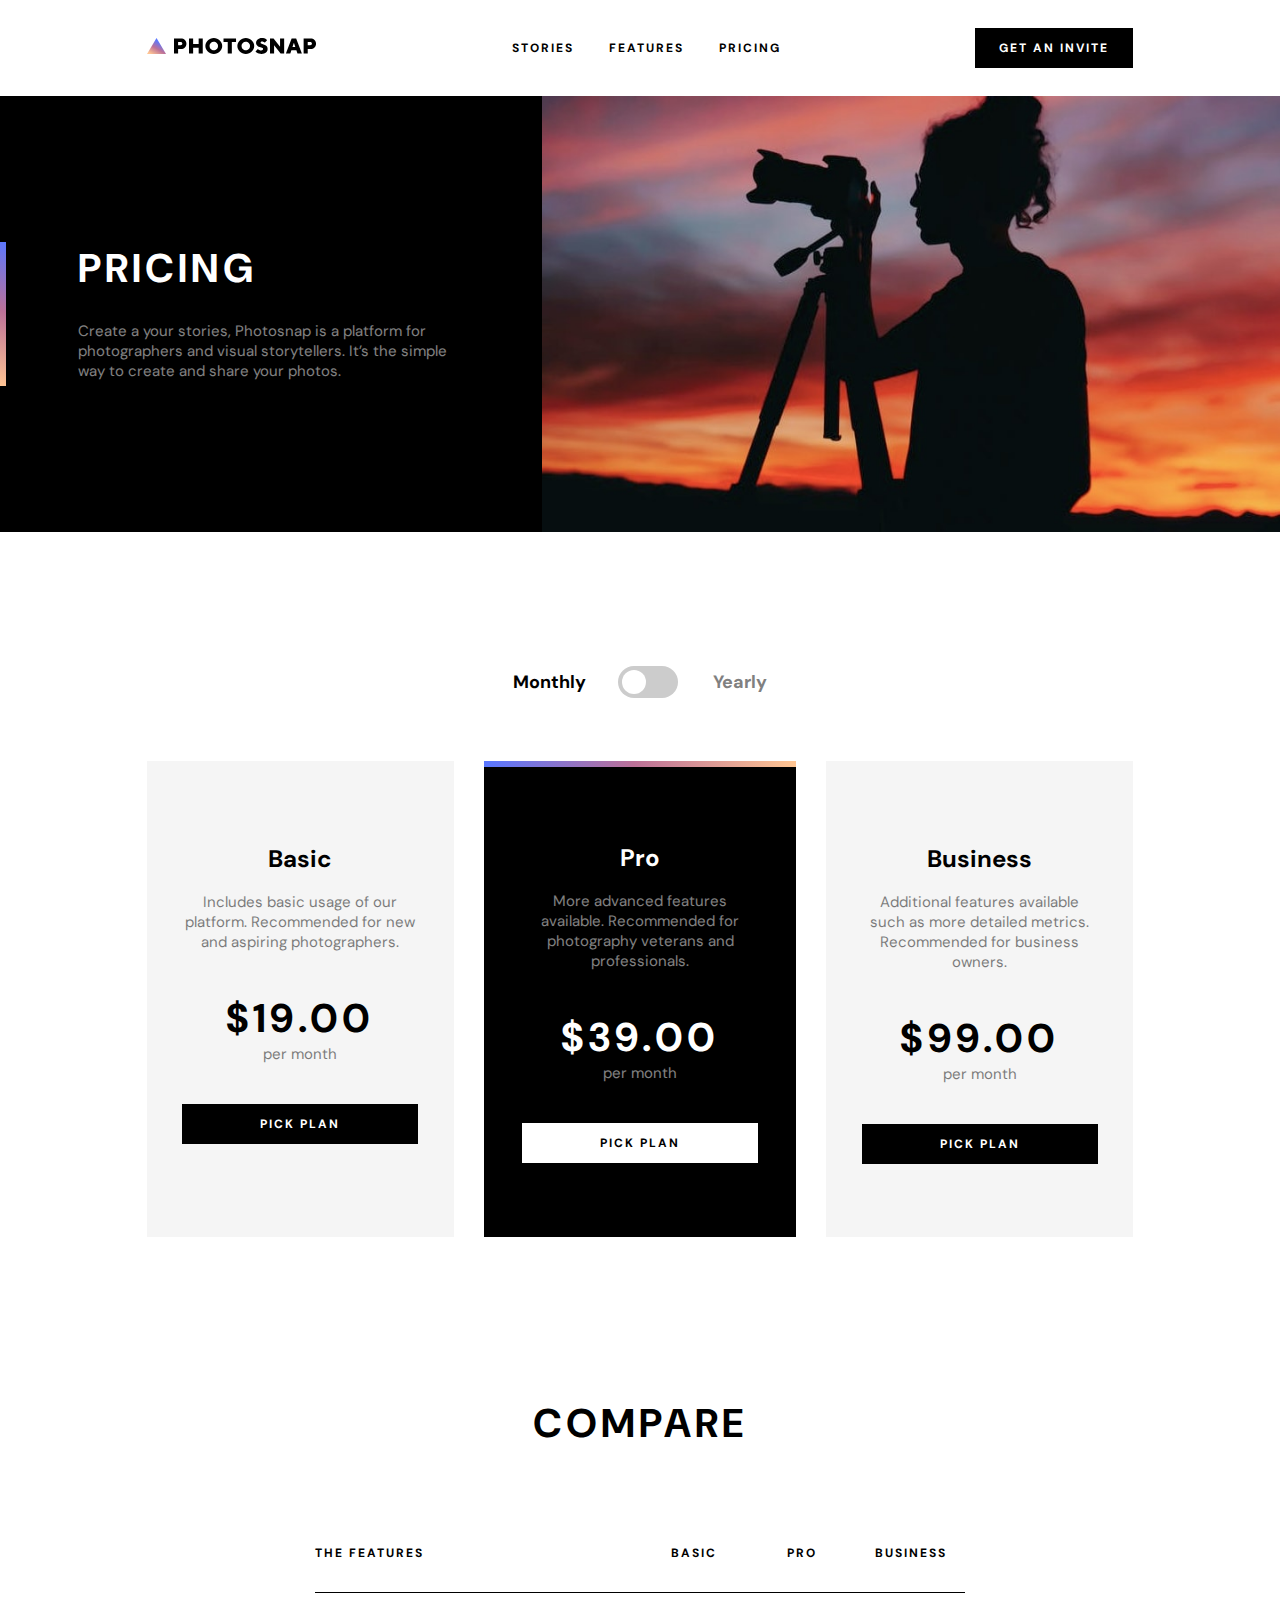
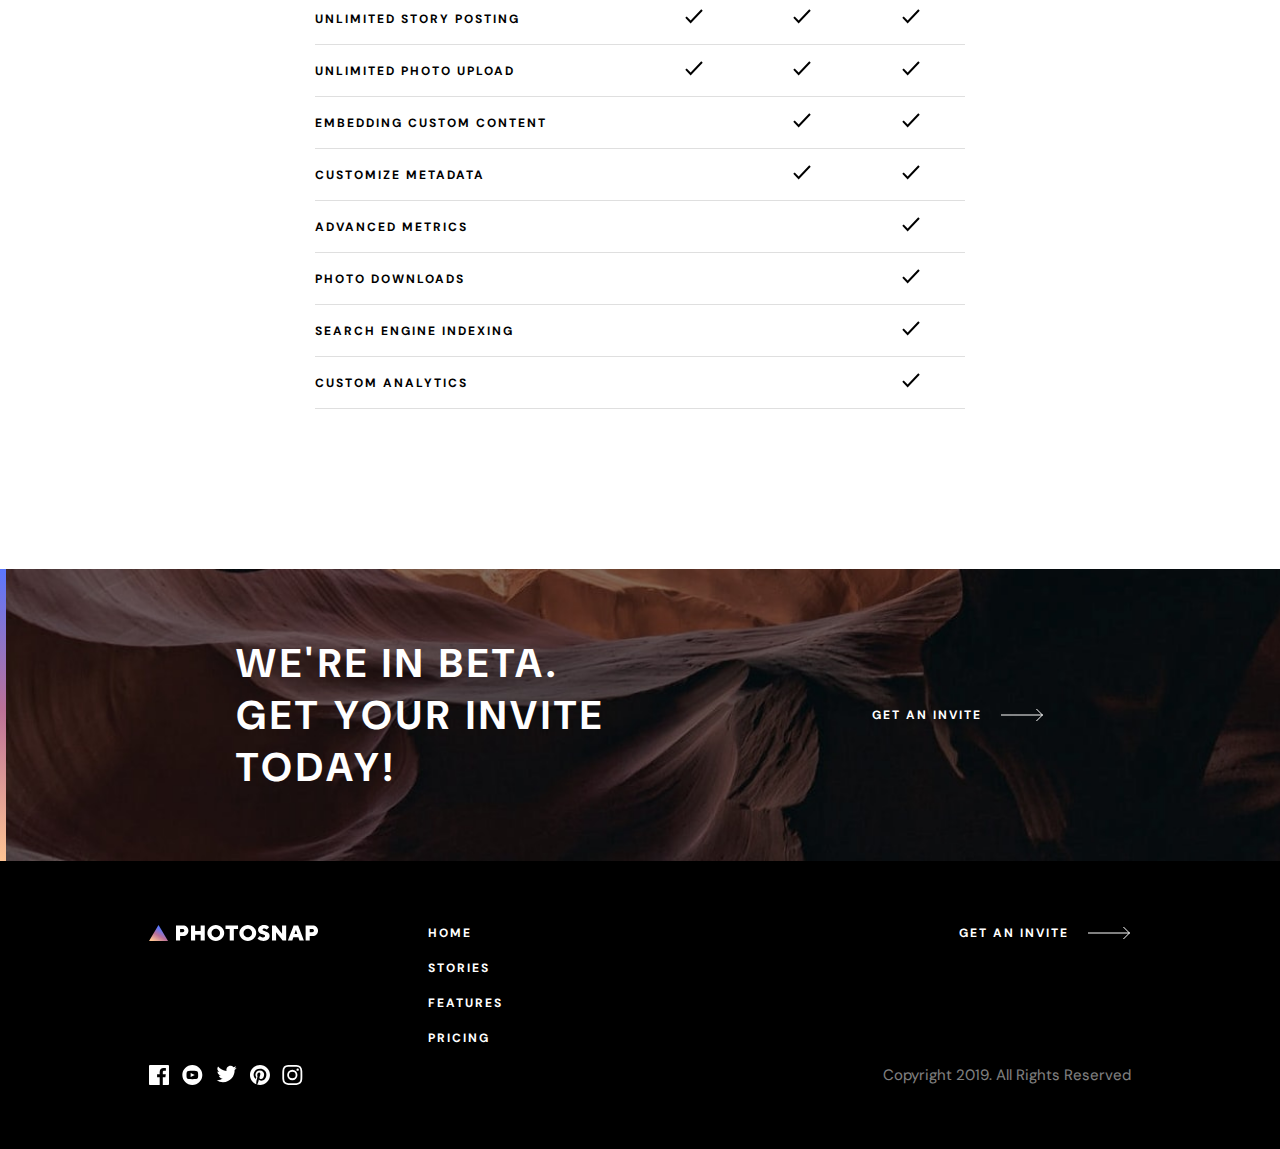
<file: html/pricing.html>
<!DOCTYPE html>
<html lang="en">
  <head>
    <meta charset="UTF-8" />
    <meta name="viewport" content="width=device-width, initial-scale=1.0" />

    <link
      rel="icon"
      type="image/png"
      sizes="32x32"
      href="./assets/favicon-32x32.png"
    />

    <!--FONT-->
    <link rel="preconnect" href="https://fonts.googleapis.com" />
    <link rel="preconnect" href="https://fonts.gstatic.com" crossorigin />
    <link
      href="https://fonts.googleapis.com/css2?family=DM+Sans&display=swap"
      rel="stylesheet"
    />
    <!--CSS-->
    <link
      rel="stylesheet"
      href="../css/SassComponet.css"
    />
    <link
      rel="stylesheet"
      href="../css/pricing.css"
    />
    <!--js-->
    <script src="../js/jquery-3.6.1.min.js"></script>
    <script src="../js/my_jquery.js"></script>
    <title>Frontend Mentor | Photosnap Website Challenge</title>
  </head>

  <body>
    <nav id="top-nav">
      <a id="logo" href="../index.html"
        ><img
          src="../assets/shared/desktop/logo.svg"
      /></a>
      <div class="menu">
        <a href="../html/stories.html"
          ><h4>STORIES</h4></a
        >
        <a href="../html/features.html"
          ><h4>FEATURES</h4></a
        >
        <a href="../html/pricing.html"
          ><h4>PRICING</h4></a
        >
      </div>
      <button
        type="button"
        onclick="location.href='../html/index.html'"
      >
        <h4>GET AN INVITE</h4>
      </button>
      <img id="hamburger" src="../assets/shared/mobile/menu.svg" />
    </nav>

    <div id="drop-down">
      <div class="menu">
        <a href="../html/stories.html"
          ><h5>Stories</h5></a
        >
        <a href="../html/features.html"
          ><h5>Features</h5></a
        >
        <a href="../html/pricing.html"
          ><h5>Pricing</h5></a
        >
      </div>
    </div>

    <div id="features-explain" class="wrap">
      <img
        class="mobile"
        src="../assets/pricing/mobile/hero.jpg"
      />
      <img
        class="tablet"
        src="../assets/pricing/tablet/hero.jpg"
      />
      <img
        class="desktop"
        src="../assets/pricing/desktop/hero.jpg"
      />
      <div id="rectangle"></div>
      <div class="text-box">
        <div class="child-box">
          <h1>PRICING</h1>
          <h5>
            Create a your stories, Photosnap is a platform for photographers and
            visual storytellers. It’s the simple way to create and share your
            photos.
          </h5>
        </div>
      </div>
    </div>

    <div id="basic-pro-bs">
      <div id="monthly-yearly-button">
        <h3 id="monthly">Monthly</h3>

        <label class="switch">
          <input type="checkbox" />
          <span class="slider round"></span>
        </label>

        <h3 id="yearly">Yearly</h3>
      </div>
      <div id="plan-wrap">
        <div id="basic" class="child-box">
          <div class="head">
            <h2>Basic</h2>
            <h5>
              Includes basic usage of our platform. Recommended for new and
              aspiring photographers.
            </h5>
          </div>
          <div id="amount">
            <h1>$19.00</h1>
            <h5 class="per-month-year">per month</h5>
          </div>
          <button id="pick-plan-btn"><h4>PICK PLAN</h4></button>
        </div>
        <div id="pro" class="child-box">
          <div class="head">
            <h2>Pro</h2>
            <h5>
              More advanced features available. Recommended for photography
              veterans and professionals.
            </h5>
          </div>
          <div id="amount">
            <h1>$39.00</h1>
            <h5 class="per-month-year">per month</h5>
          </div>
          <button id="pick-plan-btn"><h4>PICK PLAN</h4></button>
        </div>
        <div id="bs" class="child-box">
          <div class="head">
            <h2>Business</h2>
            <h5>
              Additional features available such as more detailed metrics.
              Recommended for business owners.
            </h5>
          </div>
          <div id="amount">
            <h1>$99.00</h1>
            <h5 class="per-month-year">per month</h5>
          </div>
          <button id="pick-plan-btn"><h4>PICK PLAN</h4></button>
        </div>
      </div>
    </div>

    <div class="table">
      <h1 id="compare">COMPARE</h1>
      <div class="table-plan">
        <h4>THE FEATURES</h4>
        <ul class="tablet-desktop">
          <li><h4>BASIC</h4></li>
          <li><h4>PRO</h4></li>
          <li><h4>BUSINESS</h4></li>
        </ul>
      </div>
      <div class="table-content">
        <h4>UNLIMITED STORY POSTING</h4>
        <div class="check mobile">
          <ul>
            <li><h5>BASIC</h5></li>
            <li><img src="../assets/pricing/desktop/check.svg" /></li>
          </ul>
          <ul>
            <li><h5>PRO</h5></li>
            <li><img src="../assets/pricing/desktop/check.svg" /></li>
          </ul>
          <ul>
            <li><h5>BUSINESS</h5></li>
            <li><img src="../assets/pricing/desktop/check.svg" /></li>
          </ul>
        </div>
        <ul class="tablet-desktop">
          <li><img src="../assets/pricing/desktop/check.svg" /></li>
          <li><img src="../assets/pricing/desktop/check.svg" /></li>
          <li><img src="../assets/pricing/desktop/check.svg" /></li>
        </ul>
      </div>
      <div class="table-content">
        <h4>UNLIMITED PHOTO UPLOAD</h4>
        <div class="check mobile">
          <ul>
            <li><h5>BASIC</h5></li>
            <li><img src="../assets/pricing/desktop/check.svg" /></li>
          </ul>
          <ul>
            <li><h5>PRO</h5></li>
            <li><img src="../assets/pricing/desktop/check.svg" /></li>
          </ul>
          <ul>
            <li><h5>BUSINESS</h5></li>
            <li><img src="../assets/pricing/desktop/check.svg" /></li>
          </ul>
        </div>
        <ul class="tablet-desktop">
          <li><img src="../assets/pricing/desktop/check.svg" /></li>
          <li><img src="../assets/pricing/desktop/check.svg" /></li>
          <li><img src="../assets/pricing/desktop/check.svg" /></li>
        </ul>
      </div>
      <div id="embedding" class="table-content">
        <h4>EMBEDDING CUSTOM CONTENT</h4>
        <div class="check mobile">
          <ul>
            <li><h5>BASIC</h5></li>
            <li class="item-1">
              <img src="../assets/pricing/desktop/check.svg" />
            </li>
          </ul>
          <ul>
            <li><h5>PRO</h5></li>
            <li class="item-2">
              <img src="../assets/pricing/desktop/check.svg" />
            </li>
          </ul>
          <ul>
            <li><h5>BUSINESS</h5></li>
            <li class="item-3">
              <img src="../assets/pricing/desktop/check.svg" />
            </li>
          </ul>
        </div>
        <ul class="tablet-desktop">
          <li class="item-1">
            <img src="../assets/pricing/desktop/check.svg" />
          </li>
          <li class="item-2">
            <img src="../assets/pricing/desktop/check.svg" />
          </li>
          <li class="item-3">
            <img src="../assets/pricing/desktop/check.svg" />
          </li>
        </ul>
      </div>
      <div id="metadata" class="table-content">
        <h4>CUSTOMIZE METADATA</h4>
        <div class="check mobile">
          <ul>
            <li><h5>BASIC</h5></li>
            <li class="item-1">
              <img src="../assets/pricing/desktop/check.svg" />
            </li>
          </ul>
          <ul>
            <li><h5>PRO</h5></li>
            <li class="item-2">
              <img src="../assets/pricing/desktop/check.svg" />
            </li>
          </ul>
          <ul>
            <li><h5>BUSINESS</h5></li>
            <li class="item-3">
              <img src="../assets/pricing/desktop/check.svg" />
            </li>
          </ul>
        </div>
        <ul class="tablet-desktop">
          <li class="item-1">
            <img src="../assets/pricing/desktop/check.svg" />
          </li>
          <li class="item-2">
            <img src="../assets/pricing/desktop/check.svg" />
          </li>
          <li class="item-3">
            <img src="../assets/pricing/desktop/check.svg" />
          </li>
        </ul>
      </div>
      <div id="metrics" class="table-content">
        <h4>ADVANCED METRICS</h4>
        <div class="check mobile">
          <ul>
            <li><h5>BASIC</h5></li>
            <li class="item-1">
              <img src="../assets/pricing/desktop/check.svg" />
            </li>
          </ul>
          <ul>
            <li><h5>PRO</h5></li>
            <li class="item-2">
              <img src="../assets/pricing/desktop/check.svg" />
            </li>
          </ul>
          <ul>
            <li><h5>BUSINESS</h5></li>
            <li class="item-3">
              <img src="../assets/pricing/desktop/check.svg" />
            </li>
          </ul>
        </div>
        <ul class="tablet-desktop">
          <li class="item-1">
            <img src="../assets/pricing/desktop/check.svg" />
          </li>
          <li class="item-2">
            <img src="../assets/pricing/desktop/check.svg" />
          </li>
          <li class="item-3">
            <img src="../assets/pricing/desktop/check.svg" />
          </li>
        </ul>
      </div>
      <div id="search" class="table-content">
        <h4>PHOTO DOWNLOADS</h4>
        <div class="check mobile">
          <ul>
            <li><h5>BASIC</h5></li>
            <li class="item-1">
              <img src="../assets/pricing/desktop/check.svg" />
            </li>
          </ul>
          <ul>
            <li><h5>PRO</h5></li>
            <li class="item-2">
              <img src="../assets/pricing/desktop/check.svg" />
            </li>
          </ul>
          <ul>
            <li><h5>BUSINESS</h5></li>
            <li class="item-3">
              <img src="../assets/pricing/desktop/check.svg" />
            </li>
          </ul>
        </div>
        <ul class="tablet-desktop">
          <li class="item-1">
            <img src="../assets/pricing/desktop/check.svg" />
          </li>
          <li class="item-2">
            <img src="../assets/pricing/desktop/check.svg" />
          </li>
          <li class="item-3">
            <img src="../assets/pricing/desktop/check.svg" />
          </li>
        </ul>
      </div>
      <div id="search" class="table-content">
        <h4>SEARCH ENGINE INDEXING</h4>
        <div class="check mobile">
          <ul>
            <li><h5>BASIC</h5></li>
            <li class="item-1">
              <img src="../assets/pricing/desktop/check.svg" />
            </li>
          </ul>
          <ul>
            <li><h5>PRO</h5></li>
            <li class="item-2">
              <img src="../assets/pricing/desktop/check.svg" />
            </li>
          </ul>
          <ul>
            <li><h5>BUSINESS</h5></li>
            <li class="item-3">
              <img src="../assets/pricing/desktop/check.svg" />
            </li>
          </ul>
        </div>
        <ul class="tablet-desktop">
          <li class="item-1">
            <img src="../assets/pricing/desktop/check.svg" />
          </li>
          <li class="item-2">
            <img src="../assets/pricing/desktop/check.svg" />
          </li>
          <li class="item-3">
            <img src="../assets/pricing/desktop/check.svg" />
          </li>
        </ul>
      </div>
      <div id="analytics" class="table-content">
        <h4>CUSTOM ANALYTICS</h4>
        <div class="check mobile">
          <ul>
            <li><h5>BASIC</h5></li>
            <li class="item-1">
              <img src="../assets/pricing/desktop/check.svg" />
            </li>
          </ul>
          <ul>
            <li><h5>PRO</h5></li>
            <li class="item-2">
              <img src="../assets/pricing/desktop/check.svg" />
            </li>
          </ul>
          <ul>
            <li><h5>BUSINESS</h5></li>
            <li class="item-3">
              <img src="../assets/pricing/desktop/check.svg" />
            </li>
          </ul>
        </div>
        <ul class="tablet-desktop">
          <li class="item-1">
            <img src="../assets/pricing/desktop/check.svg" />
          </li>
          <li class="item-2">
            <img src="../assets/pricing/desktop/check.svg" />
          </li>
          <li class="item-3">
            <img src="../assets/pricing/desktop/check.svg" />
          </li>
        </ul>
      </div>
    </div>

    <div id="beta">
      <div class="rectangle"></div>
      <div class="child-box">
        <h1>WE'RE IN BETA. GET YOUR INVITE TODAY!</h1>
        <div class="get-an-invite">
          <h4>GET AN INVITE</h4>
          <svg xmlns="http://www.w3.org/2000/svg" width="43" height="14">
            <g fill="none" fill-rule="evenodd" stroke="#FFFFFF">
              <path d="M0 7h41.864M35.428 1l6 6-6 6" />
            </g>
          </svg>
        </div>
      </div>
    </div>

    <nav id="bottom-nav">
      <div class="nav-box">
        <svg
          id="logo"
          xmlns="http://www.w3.org/2000/svg"
          width="170"
          height="16"
        >
          <defs>
            <linearGradient id="a" x1="0%" x2="50%" y1="85.457%" y2="14.543%">
              <stop offset="0%" stop-color="#FFC593" />
              <stop offset="51.945%" stop-color="#BC7198" />
              <stop offset="100%" stop-color="#5A77FF" />
            </linearGradient>
          </defs>
          <g fill="none" fill-rule="evenodd">
            <path
              fill="#FFFFFF"
              fill-rule="nonzero"
              d="M31.108 15.568v-4.541h2.703c.836 0 1.6-.133 2.292-.4a5.19 5.19 0 001.773-1.113 5.1 5.1 0 001.146-1.676c.273-.642.41-1.344.41-2.108 0-.75-.137-1.449-.41-2.098a5.072 5.072 0 00-1.146-1.686A5.19 5.19 0 0036.103.832c-.692-.266-1.456-.4-2.292-.4H27v15.136h4.108zm2.487-8.217h-2.487V4.108h2.487c.49 0 .9.162 1.232.487.332.324.497.702.497 1.135 0 .432-.165.81-.497 1.135-.332.324-.742.486-1.232.486zm12.54 8.217V9.73h5.514v5.838h4.108V.432h-4.108v5.622h-5.514V.432h-4.108v15.136h4.108zM66.784 16a8.616 8.616 0 003.319-.638 8.401 8.401 0 002.68-1.74 8.192 8.192 0 001.785-2.552c.432-.965.648-1.989.648-3.07a7.428 7.428 0 00-.648-3.07 8.192 8.192 0 00-1.784-2.552 8.401 8.401 0 00-2.681-1.74A8.616 8.616 0 0066.783 0c-1.196 0-2.306.213-3.329.638a8.432 8.432 0 00-2.67 1.74A8.192 8.192 0 0059 4.93 7.428 7.428 0 0058.351 8c0 1.081.217 2.105.649 3.07a8.192 8.192 0 001.784 2.552 8.432 8.432 0 002.67 1.74c1.023.425 2.133.638 3.33.638zm0-3.676A4.285 4.285 0 0165.119 12a3.942 3.942 0 01-1.34-.908 4.33 4.33 0 01-.887-1.373A4.479 4.479 0 0162.568 8c0-.62.108-1.193.324-1.719a4.33 4.33 0 01.886-1.373c.375-.39.822-.692 1.34-.908a4.285 4.285 0 011.666-.324c.59 0 1.142.108 1.654.324.512.216.958.519 1.34.908.382.39.681.847.898 1.373.216.526.324 1.1.324 1.719 0 .62-.108 1.193-.324 1.719a4.236 4.236 0 01-.898 1.373c-.382.39-.828.692-1.34.908a4.206 4.206 0 01-1.654.324zm18.054 3.244V4.108h4.216V.432h-12.54v3.676h4.216v11.46h4.108zM98.784 16a8.616 8.616 0 003.319-.638 8.401 8.401 0 002.68-1.74 8.192 8.192 0 001.785-2.552c.432-.965.648-1.989.648-3.07a7.428 7.428 0 00-.648-3.07 8.192 8.192 0 00-1.784-2.552 8.401 8.401 0 00-2.681-1.74A8.616 8.616 0 0098.783 0c-1.196 0-2.306.213-3.329.638a8.432 8.432 0 00-2.67 1.74A8.192 8.192 0 0091 4.93 7.428 7.428 0 0090.351 8c0 1.081.217 2.105.649 3.07a8.192 8.192 0 001.784 2.552 8.432 8.432 0 002.67 1.74c1.023.425 2.133.638 3.33.638zm0-3.676A4.285 4.285 0 0197.119 12a3.942 3.942 0 01-1.34-.908 4.33 4.33 0 01-.887-1.373A4.479 4.479 0 0194.568 8c0-.62.108-1.193.324-1.719a4.33 4.33 0 01.886-1.373c.375-.39.822-.692 1.34-.908a4.285 4.285 0 011.666-.324c.59 0 1.142.108 1.654.324.512.216.958.519 1.34.908.382.39.681.847.898 1.373.216.526.324 1.1.324 1.719 0 .62-.108 1.193-.324 1.719a4.236 4.236 0 01-.898 1.373c-.382.39-.828.692-1.34.908a4.206 4.206 0 01-1.654.324zM114.568 16c.95 0 1.801-.133 2.55-.4.75-.267 1.385-.627 1.904-1.081.519-.454.915-.98 1.189-1.578.274-.599.41-1.236.41-1.914 0-.88-.172-1.6-.518-2.162a4.35 4.35 0 00-1.298-1.362 6.98 6.98 0 00-1.697-.822l-1.697-.562a7.533 7.533 0 01-1.297-.551c-.346-.195-.52-.465-.52-.811 0-.332.148-.63.444-.898.295-.266.688-.4 1.178-.4.375 0 .714.062 1.016.184.303.123.563.263.779.422.26.173.49.367.692.584l2.378-2.487a5.559 5.559 0 00-1.276-1.08c-.432-.275-.98-.523-1.643-.747C116.5.112 115.706 0 114.784 0c-.865 0-1.65.13-2.357.39-.706.259-1.308.605-1.805 1.037-.498.432-.883.93-1.157 1.492a3.908 3.908 0 00-.41 1.73c0 .879.172 1.6.518 2.162a4.35 4.35 0 001.297 1.362 6.98 6.98 0 001.698.822c.612.201 1.178.389 1.697.562.519.173.951.357 1.297.551.346.195.52.465.52.81 0 .433-.174.812-.52 1.136-.346.324-.821.487-1.427.487-.49 0-.933-.083-1.33-.25a5.466 5.466 0 01-1.027-.55 5.352 5.352 0 01-.886-.822l-2.378 2.486c.432.49.944.923 1.535 1.298.504.331 1.131.63 1.88.897.75.267 1.63.4 2.639.4zm12.54-.432V7.135l6.508 8.433h3.546V.432h-4.108v8.433L126.568.432H123v15.136h4.108zm16.216 0l1.081-3.244h4.973l1.081 3.244h4.433L149.162.432h-4.54l-5.73 15.136h4.432zm4.973-6.487h-2.81l1.405-4.432 1.405 4.432zm12.433 6.487v-4.541h2.702c.836 0 1.6-.133 2.292-.4a5.19 5.19 0 001.773-1.113 5.1 5.1 0 001.146-1.676c.274-.642.411-1.344.411-2.108 0-.75-.137-1.449-.41-2.098a5.072 5.072 0 00-1.147-1.686 5.19 5.19 0 00-1.773-1.114c-.692-.266-1.456-.4-2.292-.4h-6.81v15.136h4.108zm2.486-8.217h-2.486V4.108h2.486c.49 0 .901.162 1.233.487.331.324.497.702.497 1.135 0 .432-.166.81-.497 1.135-.332.324-.743.486-1.233.486z"
            />
            <path fill="url(#a)" d="M0 16L9.5 0 19 16z" />
          </g>
        </svg>
        <div class="sns-box">
          <svg
            id="facebook"
            xmlns="http://www.w3.org/2000/svg"
            width="20"
            height="20"
          >
            <a xlink:href="https://facebook.com">
              <defs>
                <linearGradient id="a" x1="100%" x2="0%" y1="0%" y2="100%">
                  <stop offset="0%" stop-color="#63AFDB" />
                  <stop offset="100%" stop-color="#6028F1" />
                </linearGradient>
              </defs>
              <path
                fill="#FFFFFF"
                d="M18.896 0H1.104C.494 0 0 .494 0 1.104v17.793C0 19.506.494 20 1.104 20h9.58v-7.745H8.076V9.237h2.606V7.01c0-2.583 1.578-3.99 3.883-3.99 1.104 0 2.052.082 2.329.119v2.7h-1.598c-1.254 0-1.496.597-1.496 1.47v1.928h2.989l-.39 3.018h-2.6V20h5.098c.608 0 1.102-.494 1.102-1.104V1.104C20 .494 19.506 0 18.896 0z"
              />
            </a>
          </svg>
          <svg
            id="youtube"
            xmlns="http://www.w3.org/2000/svg"
            width="21"
            height="20"
          >
            <a xlink:href="https://youtube.com">
              <defs>
                <linearGradient id="a" x1="0%" x2="100%" y1="100%" y2="0%">
                  <stop offset="0%" stop-color="#D3205A" />
                  <stop offset="100%" stop-color="#FF5A5A" />
                </linearGradient>
              </defs>
              <path
                fill="#FFFFFF"
                d="M43.33 0c-5.523 0-10 4.478-10 10 0 5.523 4.477 10 10 10s10-4.477 10-10c0-5.522-4.477-10-10-10zm3.7 14.077c-1.75.12-5.653.12-7.402 0-1.896-.13-2.117-1.059-2.131-4.077.014-3.024.237-3.947 2.131-4.077 1.75-.12 5.652-.12 7.403 0 1.897.13 2.117 1.059 2.132 4.077-.015 3.024-.237 3.947-2.132 4.077zm-5.367-6.029l4.098 1.949-4.098 1.955V8.048z"
                transform="translate(-33)"
              />
            </a>
          </svg>
          <svg
            id="twitter"
            xmlns="http://www.w3.org/2000/svg"
            width="21"
            height="18"
          >
            <a xlink:href="https://twitter.com">
              <defs>
                <linearGradient
                  id="a"
                  x1="100%"
                  x2="0%"
                  y1="16.979%"
                  y2="83.021%"
                >
                  <stop offset="0%" stop-color="#65FFEB" />
                  <stop offset="100%" stop-color="#27718A" />
                </linearGradient>
              </defs>
              <path
                fill="#FFFFFF"
                d="M86.66 3.797a8.192 8.192 0 01-2.357.646 4.11 4.11 0 001.805-2.27 8.22 8.22 0 01-2.606.996 4.096 4.096 0 00-2.995-1.296c-2.65 0-4.596 2.472-3.998 5.038a11.648 11.648 0 01-8.457-4.287 4.109 4.109 0 001.27 5.478 4.086 4.086 0 01-1.858-.513c-.045 1.901 1.318 3.68 3.291 4.075a4.113 4.113 0 01-1.853.07 4.106 4.106 0 003.833 2.85 8.25 8.25 0 01-6.075 1.7 11.616 11.616 0 006.29 1.843c7.618 0 11.922-6.434 11.662-12.205a8.354 8.354 0 002.048-2.124z"
                transform="translate(-66 -1)"
              />
            </a>
          </svg>
          <svg
            id="pinterest"
            xmlns="http://www.w3.org/2000/svg"
            width="20"
            height="20"
          >
            <a xlink:href="https://pinterest.com">
              <defs>
                <linearGradient id="a" x1="100%" x2="0%" y1="0%" y2="100%">
                  <stop offset="0%" stop-color="#F6C683" />
                  <stop offset="100%" stop-color="#DE3838" />
                </linearGradient>
              </defs>
              <path
                fill="#FFFFFF"
                d="M109.99 0c-5.522 0-10 4.477-10 10 0 4.237 2.636 7.855 6.356 9.312-.088-.791-.167-2.005.035-2.868.181-.78 1.172-4.97 1.172-4.97s-.299-.6-.299-1.486c0-1.39.806-2.428 1.81-2.428.852 0 1.264.64 1.264 1.408 0 .858-.546 2.14-.828 3.33-.236.995.5 1.807 1.48 1.807 1.778 0 3.144-1.874 3.144-4.58 0-2.393-1.72-4.068-4.176-4.068-2.845 0-4.515 2.135-4.515 4.34 0 .859.33 1.781.744 2.281a.3.3 0 01.069.288l-.278 1.133c-.044.183-.145.223-.335.134-1.249-.581-2.03-2.407-2.03-3.874 0-3.154 2.292-6.052 6.608-6.052 3.469 0 6.165 2.473 6.165 5.776 0 3.447-2.173 6.22-5.19 6.22-1.013 0-1.965-.525-2.291-1.148l-.623 2.378c-.226.869-.835 1.958-1.244 2.621.937.29 1.931.446 2.962.446 5.523 0 10-4.477 10-10s-4.477-10-10-10z"
                transform="translate(-100)"
              />
            </a>
          </svg>
          <svg
            id="instagram"
            xmlns="http://www.w3.org/2000/svg"
            width="21"
            height="20"
          >
            <a xlink:href="https://instagram.com">
              <defs>
                <linearGradient id="a" x1="0%" x2="50%" y1="100%" y2="0%">
                  <stop offset="0%" stop-color="#FFC593" />
                  <stop offset="51.945%" stop-color="#BC7198" />
                  <stop offset="100%" stop-color="#5A77FF" />
                </linearGradient>
              </defs>
              <path
                fill="#FFFFFF"
                d="M143.32 1.802c2.67 0 2.987.01 4.042.059 2.71.123 3.976 1.409 4.099 4.099.048 1.054.057 1.37.057 4.04 0 2.672-.01 2.988-.057 4.042-.124 2.687-1.387 3.975-4.1 4.099-1.054.048-1.37.058-4.041.058-2.67 0-2.987-.01-4.04-.058-2.718-.124-3.977-1.416-4.1-4.1-.048-1.054-.058-1.37-.058-4.041 0-2.67.01-2.986.058-4.04.124-2.69 1.387-3.977 4.1-4.1 1.054-.048 1.37-.058 4.04-.058zm0-1.802c-2.716 0-3.056.012-4.123.06-3.631.167-5.65 2.182-5.816 5.817-.05 1.067-.061 1.407-.061 4.123s.012 3.057.06 4.123c.167 3.632 2.182 5.65 5.817 5.817 1.067.048 1.407.06 4.123.06s3.057-.012 4.123-.06c3.629-.167 5.652-2.182 5.816-5.817.05-1.066.061-1.407.061-4.123s-.012-3.056-.06-4.122c-.163-3.629-2.18-5.65-5.816-5.817C146.377.01 146.036 0 143.32 0zm0 4.865a5.135 5.135 0 100 10.27 5.135 5.135 0 000-10.27zm0 8.468a3.333 3.333 0 110-6.666 3.333 3.333 0 010 6.666zm5.338-9.87a1.2 1.2 0 100 2.4 1.2 1.2 0 000-2.4z"
                transform="translate(-133)"
              />
            </a>
          </svg>
        </div>

        <div class="menu">
          <a href="../index.html">
            <h4>HOME</h4>
          </a>
          <a href="../html/stories.html">
            <h4>STORIES</h4>
          </a>
          <a href="../html/features.html">
            <h4>FEATURES</h4>
          </a>
          <a href="../html/pricing.html">
            <h4>PRICING</h4>
          </a>
        </div>
        <div class="get-an-invite">
          <h4>GET AN INVITE</h4>
          <svg xmlns="http://www.w3.org/2000/svg" width="43" height="14">
            <g fill="none" fill-rule="evenodd" stroke="#FFFFFF">
              <path d="M0 7h41.864M35.428 1l6 6-6 6" />
            </g>
          </svg>
        </div>
        <h5>Copyright 2019. All Rights Reserved</h5>
      </div>
    </nav>

    <!-- Monthly Yearly Basic Includes basic usage of our platform. Recommended for
    new and aspiring photographers. $19.00 per month $190.00 per year Pick Plan
    Pro More advanced features available. Recommended for photography veterans
    and professionals. $39.00 per month $390.00 per year Pick Plan Business
    Additional features available such as more detailed metrics. Recommended for
    business owners. $99.00 per month $990.00 per year Pick Plan Compare The
    Features Basic Pro Business Unlimited Story Posting Unlimited Photo Upload
    Embedding Custom Content Customize Metadata Advanced Metrics Photo Downloads
    Search Engine Indexing Custom Analytics We're in Beta. Get your invite
    today! Get an invite Home Stories Features Pricing Get an invite Copyright
    2019. All Rights Reserved -->
  </body>
</html>
</file>
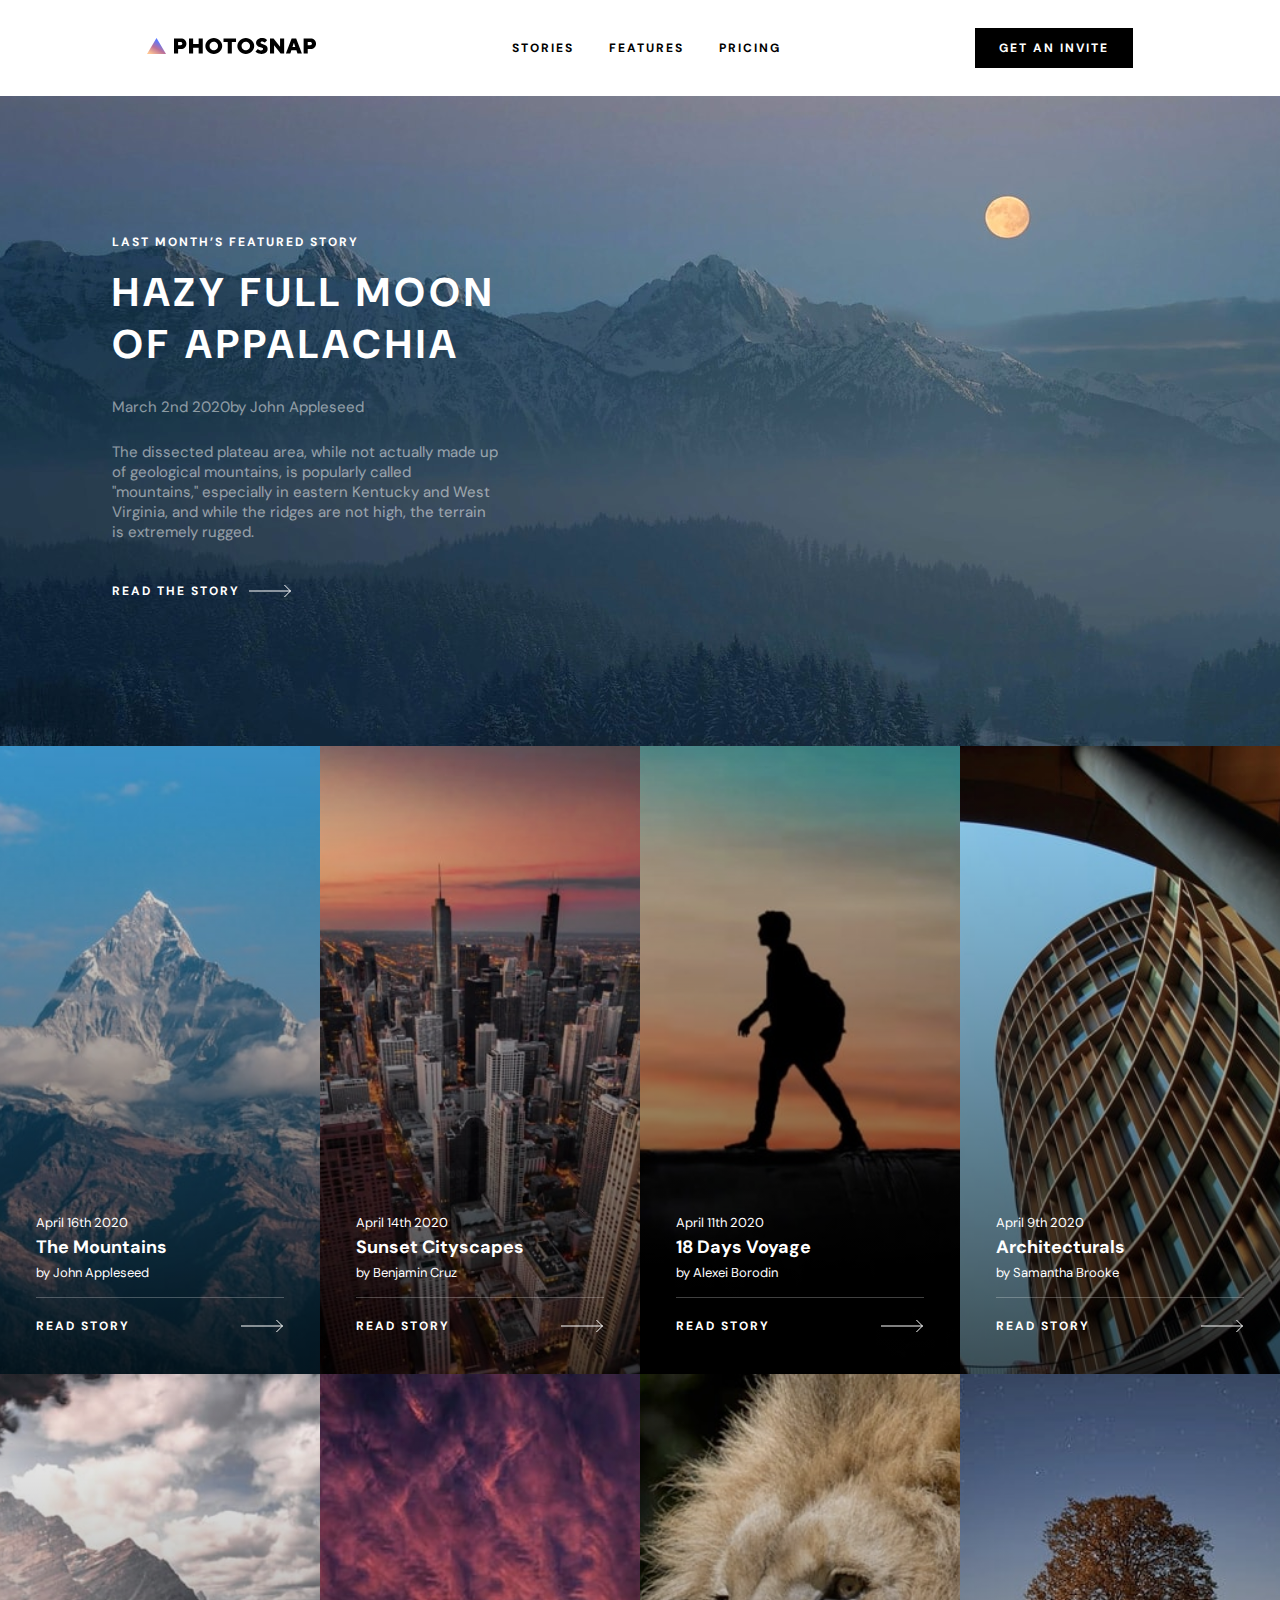
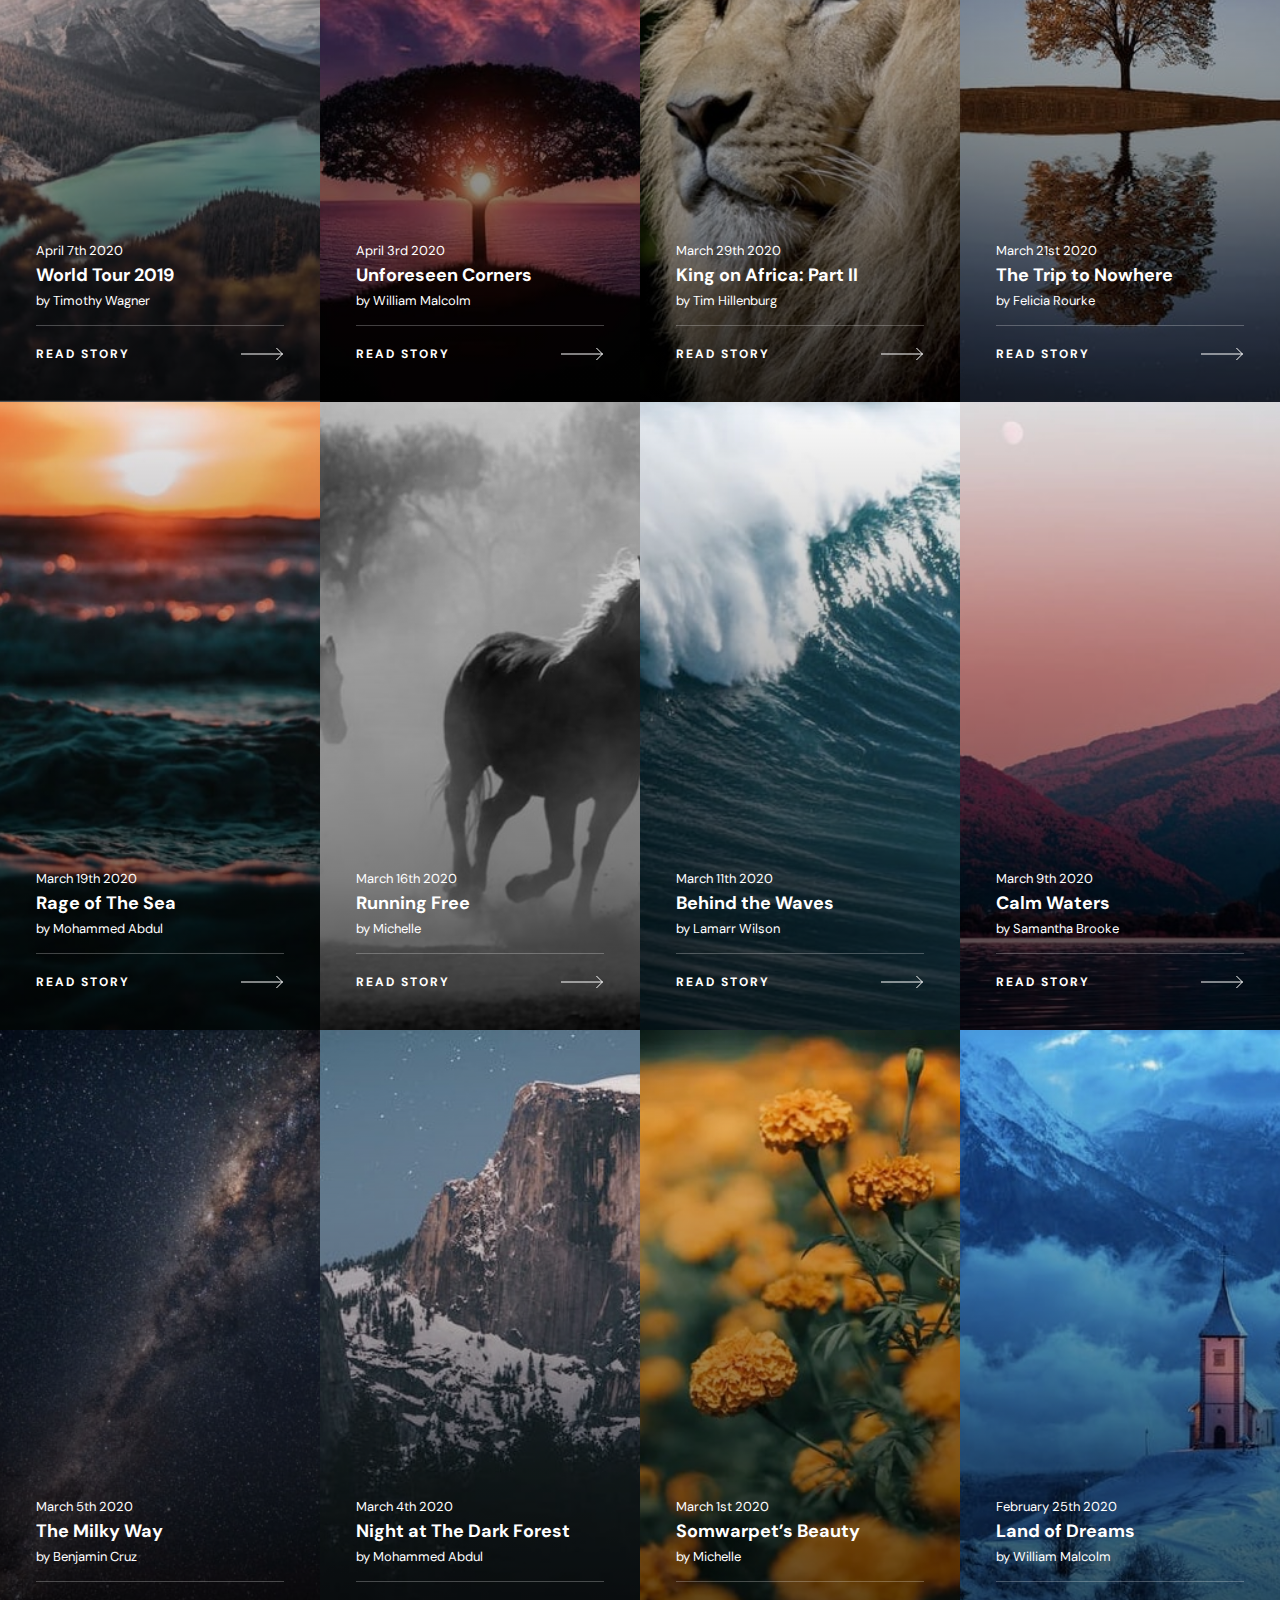
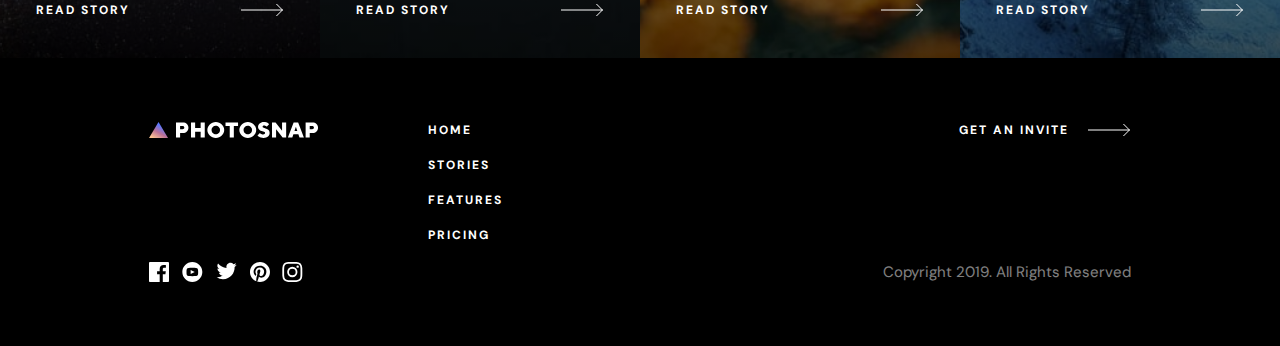
<file: html/stories.html>
<!DOCTYPE html>
<html lang="en">
  <head>
    <meta charset="UTF-8" />
    <meta name="viewport" content="width=device-width, initial-scale=1.0" />

    <link
      rel="icon"
      type="image/png"
      sizes="32x32"
      href="./assets/favicon-32x32.png"
    />

    <!--FONT-->
    <link rel="preconnect" href="https://fonts.googleapis.com" />
    <link rel="preconnect" href="https://fonts.gstatic.com" crossorigin />
    <link
      href="https://fonts.googleapis.com/css2?family=DM+Sans&display=swap"
      rel="stylesheet"
    />
    <!--CSS-->
    <link
      rel="stylesheet"
      href="../css/SassComponet.css"
    />
    <link
      rel="stylesheet"
      href="../css/stories.css"
    />
    <!--js-->
    <script src="../js/jquery-3.6.1.min.js"></script>
    <script src="../js/my_jquery.js"></script>
    <title>Frontend Mentor | Photosnap Website Challenge</title>
  </head>
  <body>
    <nav id="top-nav">
      <a id="logo" href="../index.html"
        ><img
          src="../assets/shared/desktop/logo.svg"
      /></a>
      <div class="menu">
        <a href="../html/stories.html"
          ><h4>STORIES</h4></a
        >
        <a href="../html/features.html"
          ><h4>FEATURES</h4></a
        >
        <a href="../html/pricing.html"
          ><h4>PRICING</h4></a
        >
      </div>
      <button
        type="button"
        onclick="location.href='../html/index.html'"
      >
        <h4>GET AN INVITE</h4>
      </button>
      <img id="hamburger" src="../assets/shared/mobile/menu.svg" />
    </nav>

    <div id="drop-down">
      <div class="menu">
        <a href="../html/stories.html"
          ><h5>Stories</h5></a
        >
        <a href="../html/features.html"
          ><h5>Features</h5></a
        >
        <a href="../html/pricing.html"
          ><h5>Pricing</h5></a
        >
      </div>
      <button class="black-btn"><h5>GET AN INVITE</h5></button>
    </div>

    <div id="hazy-full-moon" class="wrap">
      <img
        class="mobile"
        src="../assets/stories/mobile/moon-of-appalacia.jpg"
      />
      <div class="text-box">
        <div class="child-box">
          <h4>LAST MONTH’S FEATURED STORY</h4>
          <h1>HAZY FULL MOON OF APPALACHIA</h1>
          <h5>March 2nd 2020<span>by John Appleseed</span></h5>
          <h5>
            The dissected plateau area, while not actually made up of geological
            mountains, is popularly called "mountains," especially in eastern
            Kentucky and West Virginia, and while the ridges are not high, the
            terrain is extremely rugged.
          </h5>
          <div id="arrow" style="width: 180px">
            <h4>READ THE STORY</h4>
            <svg xmlns="http://www.w3.org/2000/svg" width="43" height="14">
              <g fill="none" fill-rule="evenodd" stroke="#FFFFFF">
                <path d="M0 7h41.864M35.428 1l6 6-6 6" />
              </g>
            </svg>
          </div>
        </div>
      </div>
    </div>

    <div id="picture-wrap">
      <div id="mountain" class="bg-box">
        <div class="child-box">
          <h6>April 16th 2020</h6>
          <h3>The Mountains</h3>
          <h6>by John Appleseed</h6>
          <div id="border"></div>
          <div id="arrow-view">
            <h4>READ STORY</h4>
            <svg xmlns="http://www.w3.org/2000/svg" width="43" height="14">
              <g fill="none" fill-rule="evenodd" stroke="#FFFFFF">
                <path d="M0 7h41.864M35.428 1l6 6-6 6" />
              </g>
            </svg>
          </div>
        </div>
        <div class="rgb-border"></div>
      </div>
      <div id="cityscapes" class="bg-box">
        <div class="child-box">
          <h6>April 14th 2020</h6>
          <h3>Sunset Cityscapes</h3>
          <h6>by Benjamin Cruz</h6>
          <div id="border"></div>
          <div id="arrow-view">
            <h4>READ STORY</h4>
            <svg xmlns="http://www.w3.org/2000/svg" width="43" height="14">
              <g fill="none" fill-rule="evenodd" stroke="#FFFFFF">
                <path d="M0 7h41.864M35.428 1l6 6-6 6" />
              </g>
            </svg>
          </div>
        </div>
        <div class="rgb-border"></div>
      </div>
      <div id="voyage" class="bg-box">
        <div class="child-box">
          <h6>April 11th 2020</h6>
          <h3>18 Days Voyage</h3>
          <h6>by Alexei Borodin</h6>
          <div id="border"></div>
          <div id="arrow-view">
            <h4>READ STORY</h4>
            <svg xmlns="http://www.w3.org/2000/svg" width="43" height="14">
              <g fill="none" fill-rule="evenodd" stroke="#FFFFFF">
                <path d="M0 7h41.864M35.428 1l6 6-6 6" />
              </g>
            </svg>
          </div>
        </div>
        <div class="rgb-border"></div>
      </div>
      <div id="architecturals" class="bg-box">
        <div class="child-box">
          <h6>April 9th 2020</h6>
          <h3>Architecturals</h3>
          <h6>by Samantha Brooke</h6>
          <div id="border"></div>
          <div id="arrow-view">
            <h4>READ STORY</h4>
            <svg xmlns="http://www.w3.org/2000/svg" width="43" height="14">
              <g fill="none" fill-rule="evenodd" stroke="#FFFFFF">
                <path d="M0 7h41.864M35.428 1l6 6-6 6" />
              </g>
            </svg>
          </div>
        </div>
        <div class="rgb-border"></div>
      </div>
      <div id="world-tour" class="bg-box">
        <div class="child-box">
          <h6>April 7th 2020</h6>
          <h3>World Tour 2019</h3>
          <h6>by Timothy Wagner</h6>
          <div id="border"></div>
          <div id="arrow-view">
            <h4>READ STORY</h4>
            <svg xmlns="http://www.w3.org/2000/svg" width="43" height="14">
              <g fill="none" fill-rule="evenodd" stroke="#FFFFFF">
                <path d="M0 7h41.864M35.428 1l6 6-6 6" />
              </g>
            </svg>
          </div>
        </div>
        <div class="rgb-border"></div>
      </div>
      <div id="unforeseen" class="bg-box">
        <div class="child-box">
          <h6>April 3rd 2020</h6>
          <h3>Unforeseen Corners</h3>
          <h6>by William Malcolm</h6>
          <div id="border"></div>
          <div id="arrow-view">
            <h4>READ STORY</h4>
            <svg xmlns="http://www.w3.org/2000/svg" width="43" height="14">
              <g fill="none" fill-rule="evenodd" stroke="#FFFFFF">
                <path d="M0 7h41.864M35.428 1l6 6-6 6" />
              </g>
            </svg>
          </div>
        </div>
        <div class="rgb-border"></div>
      </div>
      <div id="africa" class="bg-box">
        <div class="child-box">
          <h6>March 29th 2020</h6>
          <h3>King on Africa: Part II</h3>
          <h6>by Tim Hillenburg</h6>
          <div id="border"></div>
          <div id="arrow-view">
            <h4>READ STORY</h4>
            <svg xmlns="http://www.w3.org/2000/svg" width="43" height="14">
              <g fill="none" fill-rule="evenodd" stroke="#FFFFFF">
                <path d="M0 7h41.864M35.428 1l6 6-6 6" />
              </g>
            </svg>
          </div>
        </div> 
        <div class="rgb-border"></div>
      </div>
      <div id="trip" class="bg-box">
        <div class="child-box">
          <h6>March 21st 2020</h6>
          <h3>The Trip to Nowhere</h3>
          <h6>by Felicia Rourke</h6>
          <div id="border"></div>
          <div id="arrow-view">
            <h4>READ STORY</h4>
            <svg xmlns="http://www.w3.org/2000/svg" width="43" height="14">
              <g fill="none" fill-rule="evenodd" stroke="#FFFFFF">
                <path d="M0 7h41.864M35.428 1l6 6-6 6" />
              </g>
            </svg>
          </div>
        </div>
        <div class="rgb-border"></div>
      </div>
      <div id="sea" class="bg-box">
        <div class="child-box">
          <h6>March 19th 2020</h6>
          <h3>Rage of The Sea</h3>
          <h6>by Mohammed Abdul</h6>
          <div id="border"></div>
          <div id="arrow-view">
            <h4>READ STORY</h4>
            <svg xmlns="http://www.w3.org/2000/svg" width="43" height="14">
              <g fill="none" fill-rule="evenodd" stroke="#FFFFFF">
                <path d="M0 7h41.864M35.428 1l6 6-6 6" />
              </g>
            </svg>
          </div>
        </div>
        <div class="rgb-border"></div>
      </div>
      <div id="running" class="bg-box">
        <div class="child-box">
          <h6>March 16th 2020</h6>
          <h3>Running Free</h3>
          <h6>by Michelle</h6>
          <div id="border"></div>
          <div id="arrow-view">
            <h4>READ STORY</h4>
            <svg xmlns="http://www.w3.org/2000/svg" width="43" height="14">
              <g fill="none" fill-rule="evenodd" stroke="#FFFFFF">
                <path d="M0 7h41.864M35.428 1l6 6-6 6" />
              </g>
            </svg>
          </div>
        </div>
        <div class="rgb-border"></div>
      </div>

      <div id="waves" class="bg-box">
        <div class="child-box">
          <h6>March 11th 2020</h6>
          <h3>Behind the Waves</h3>
          <h6>by Lamarr Wilson</h6>
          <div id="border"></div>
          <div id="arrow-view">
            <h4>READ STORY</h4>
            <svg xmlns="http://www.w3.org/2000/svg" width="43" height="14">
              <g fill="none" fill-rule="evenodd" stroke="#FFFFFF">
                <path d="M0 7h41.864M35.428 1l6 6-6 6" />
              </g>
            </svg>
          </div>
        </div>
        <div class="rgb-border"></div>
      </div>

      <div id="waters" class="bg-box">
        <div class="child-box">
          <h6>March 9th 2020</h6>
          <h3>Calm Waters</h3>
          <h6>by Samantha Brooke</h6>
          <div id="border"></div>
          <div id="arrow-view">
            <h4>READ STORY</h4>
            <svg xmlns="http://www.w3.org/2000/svg" width="43" height="14">
              <g fill="none" fill-rule="evenodd" stroke="#FFFFFF">
                <path d="M0 7h41.864M35.428 1l6 6-6 6" />
              </g>
            </svg>
          </div>
        </div>
        <div class="rgb-border"></div>
      </div>

      <div id="milky-way" class="bg-box">
        <div class="child-box">
          <h6>March 5th 2020</h6>
          <h3>The Milky Way</h3>
          <h6>by Benjamin Cruz</h6>
          <div id="border"></div>
          <div id="arrow-view">
            <h4>READ STORY</h4>
            <svg xmlns="http://www.w3.org/2000/svg" width="43" height="14">
              <g fill="none" fill-rule="evenodd" stroke="#FFFFFF">
                <path d="M0 7h41.864M35.428 1l6 6-6 6" />
              </g>
            </svg>
          </div>
        </div>
        <div class="rgb-border"></div>
      </div>

      <div id="forest" class="bg-box">
        <div class="child-box">
          <h6>March 4th 2020</h6>
          <h3>Night at The Dark Forest</h3>
          <h6>by Mohammed Abdul</h6>
          <div id="border"></div>
          <div id="arrow-view">
            <h4>READ STORY</h4>
            <svg xmlns="http://www.w3.org/2000/svg" width="43" height="14">
              <g fill="none" fill-rule="evenodd" stroke="#FFFFFF">
                <path d="M0 7h41.864M35.428 1l6 6-6 6" />
              </g>
            </svg>
          </div>
        </div>
        <div class="rgb-border"></div>
      </div>

      <div id="somwarpet" class="bg-box">
        <div class="child-box">
          <h6>March 1st 2020</h6>
          <h3>Somwarpet’s Beauty</h3>
          <h6>by Michelle</h6>
          <div id="border"></div>
          <div id="arrow-view">
            <h4>READ STORY</h4>
            <svg xmlns="http://www.w3.org/2000/svg" width="43" height="14">
              <g fill="none" fill-rule="evenodd" stroke="#FFFFFF">
                <path d="M0 7h41.864M35.428 1l6 6-6 6" />
              </g>
            </svg>
          </div>
        </div>
        <div class="rgb-border"></div>
      </div>

      <div id="dreams" class="bg-box">
        <div class="child-box">
          <h6>February 25th 2020</h6>
          <h3>Land of Dreams</h3>
          <h6>by William Malcolm</h6>
          <div id="border"></div>
          <div id="arrow-view">
            <h4>READ STORY</h4>
            <svg xmlns="http://www.w3.org/2000/svg" width="43" height="14">
              <g fill="none" fill-rule="evenodd" stroke="#FFFFFF">
                <path d="M0 7h41.864M35.428 1l6 6-6 6" />
              </g>
            </svg>
          </div>
        </div>
        <div class="rgb-border"></div>
      </div>
    </div>

    <nav id="bottom-nav">
      <div class="nav-box">
        <svg
          id="logo"
          xmlns="http://www.w3.org/2000/svg"
          width="170"
          height="16"
        >
          <defs>
            <linearGradient id="a" x1="0%" x2="50%" y1="85.457%" y2="14.543%">
              <stop offset="0%" stop-color="#FFC593" />
              <stop offset="51.945%" stop-color="#BC7198" />
              <stop offset="100%" stop-color="#5A77FF" />
            </linearGradient>
          </defs>
          <g fill="none" fill-rule="evenodd">
            <path
              fill="#FFFFFF"
              fill-rule="nonzero"
              d="M31.108 15.568v-4.541h2.703c.836 0 1.6-.133 2.292-.4a5.19 5.19 0 001.773-1.113 5.1 5.1 0 001.146-1.676c.273-.642.41-1.344.41-2.108 0-.75-.137-1.449-.41-2.098a5.072 5.072 0 00-1.146-1.686A5.19 5.19 0 0036.103.832c-.692-.266-1.456-.4-2.292-.4H27v15.136h4.108zm2.487-8.217h-2.487V4.108h2.487c.49 0 .9.162 1.232.487.332.324.497.702.497 1.135 0 .432-.165.81-.497 1.135-.332.324-.742.486-1.232.486zm12.54 8.217V9.73h5.514v5.838h4.108V.432h-4.108v5.622h-5.514V.432h-4.108v15.136h4.108zM66.784 16a8.616 8.616 0 003.319-.638 8.401 8.401 0 002.68-1.74 8.192 8.192 0 001.785-2.552c.432-.965.648-1.989.648-3.07a7.428 7.428 0 00-.648-3.07 8.192 8.192 0 00-1.784-2.552 8.401 8.401 0 00-2.681-1.74A8.616 8.616 0 0066.783 0c-1.196 0-2.306.213-3.329.638a8.432 8.432 0 00-2.67 1.74A8.192 8.192 0 0059 4.93 7.428 7.428 0 0058.351 8c0 1.081.217 2.105.649 3.07a8.192 8.192 0 001.784 2.552 8.432 8.432 0 002.67 1.74c1.023.425 2.133.638 3.33.638zm0-3.676A4.285 4.285 0 0165.119 12a3.942 3.942 0 01-1.34-.908 4.33 4.33 0 01-.887-1.373A4.479 4.479 0 0162.568 8c0-.62.108-1.193.324-1.719a4.33 4.33 0 01.886-1.373c.375-.39.822-.692 1.34-.908a4.285 4.285 0 011.666-.324c.59 0 1.142.108 1.654.324.512.216.958.519 1.34.908.382.39.681.847.898 1.373.216.526.324 1.1.324 1.719 0 .62-.108 1.193-.324 1.719a4.236 4.236 0 01-.898 1.373c-.382.39-.828.692-1.34.908a4.206 4.206 0 01-1.654.324zm18.054 3.244V4.108h4.216V.432h-12.54v3.676h4.216v11.46h4.108zM98.784 16a8.616 8.616 0 003.319-.638 8.401 8.401 0 002.68-1.74 8.192 8.192 0 001.785-2.552c.432-.965.648-1.989.648-3.07a7.428 7.428 0 00-.648-3.07 8.192 8.192 0 00-1.784-2.552 8.401 8.401 0 00-2.681-1.74A8.616 8.616 0 0098.783 0c-1.196 0-2.306.213-3.329.638a8.432 8.432 0 00-2.67 1.74A8.192 8.192 0 0091 4.93 7.428 7.428 0 0090.351 8c0 1.081.217 2.105.649 3.07a8.192 8.192 0 001.784 2.552 8.432 8.432 0 002.67 1.74c1.023.425 2.133.638 3.33.638zm0-3.676A4.285 4.285 0 0197.119 12a3.942 3.942 0 01-1.34-.908 4.33 4.33 0 01-.887-1.373A4.479 4.479 0 0194.568 8c0-.62.108-1.193.324-1.719a4.33 4.33 0 01.886-1.373c.375-.39.822-.692 1.34-.908a4.285 4.285 0 011.666-.324c.59 0 1.142.108 1.654.324.512.216.958.519 1.34.908.382.39.681.847.898 1.373.216.526.324 1.1.324 1.719 0 .62-.108 1.193-.324 1.719a4.236 4.236 0 01-.898 1.373c-.382.39-.828.692-1.34.908a4.206 4.206 0 01-1.654.324zM114.568 16c.95 0 1.801-.133 2.55-.4.75-.267 1.385-.627 1.904-1.081.519-.454.915-.98 1.189-1.578.274-.599.41-1.236.41-1.914 0-.88-.172-1.6-.518-2.162a4.35 4.35 0 00-1.298-1.362 6.98 6.98 0 00-1.697-.822l-1.697-.562a7.533 7.533 0 01-1.297-.551c-.346-.195-.52-.465-.52-.811 0-.332.148-.63.444-.898.295-.266.688-.4 1.178-.4.375 0 .714.062 1.016.184.303.123.563.263.779.422.26.173.49.367.692.584l2.378-2.487a5.559 5.559 0 00-1.276-1.08c-.432-.275-.98-.523-1.643-.747C116.5.112 115.706 0 114.784 0c-.865 0-1.65.13-2.357.39-.706.259-1.308.605-1.805 1.037-.498.432-.883.93-1.157 1.492a3.908 3.908 0 00-.41 1.73c0 .879.172 1.6.518 2.162a4.35 4.35 0 001.297 1.362 6.98 6.98 0 001.698.822c.612.201 1.178.389 1.697.562.519.173.951.357 1.297.551.346.195.52.465.52.81 0 .433-.174.812-.52 1.136-.346.324-.821.487-1.427.487-.49 0-.933-.083-1.33-.25a5.466 5.466 0 01-1.027-.55 5.352 5.352 0 01-.886-.822l-2.378 2.486c.432.49.944.923 1.535 1.298.504.331 1.131.63 1.88.897.75.267 1.63.4 2.639.4zm12.54-.432V7.135l6.508 8.433h3.546V.432h-4.108v8.433L126.568.432H123v15.136h4.108zm16.216 0l1.081-3.244h4.973l1.081 3.244h4.433L149.162.432h-4.54l-5.73 15.136h4.432zm4.973-6.487h-2.81l1.405-4.432 1.405 4.432zm12.433 6.487v-4.541h2.702c.836 0 1.6-.133 2.292-.4a5.19 5.19 0 001.773-1.113 5.1 5.1 0 001.146-1.676c.274-.642.411-1.344.411-2.108 0-.75-.137-1.449-.41-2.098a5.072 5.072 0 00-1.147-1.686 5.19 5.19 0 00-1.773-1.114c-.692-.266-1.456-.4-2.292-.4h-6.81v15.136h4.108zm2.486-8.217h-2.486V4.108h2.486c.49 0 .901.162 1.233.487.331.324.497.702.497 1.135 0 .432-.166.81-.497 1.135-.332.324-.743.486-1.233.486z"
            />
            <path fill="url(#a)" d="M0 16L9.5 0 19 16z" />
          </g>
        </svg>
        <div class="sns-box">
          <svg
            id="facebook"
            xmlns="http://www.w3.org/2000/svg"
            width="20"
            height="20"
          >
            <a xlink:href="https://facebook.com">
              <defs>
                <linearGradient id="a" x1="100%" x2="0%" y1="0%" y2="100%">
                  <stop offset="0%" stop-color="#63AFDB" />
                  <stop offset="100%" stop-color="#6028F1" />
                </linearGradient>
              </defs>
              <path
                fill="#FFFFFF"
                d="M18.896 0H1.104C.494 0 0 .494 0 1.104v17.793C0 19.506.494 20 1.104 20h9.58v-7.745H8.076V9.237h2.606V7.01c0-2.583 1.578-3.99 3.883-3.99 1.104 0 2.052.082 2.329.119v2.7h-1.598c-1.254 0-1.496.597-1.496 1.47v1.928h2.989l-.39 3.018h-2.6V20h5.098c.608 0 1.102-.494 1.102-1.104V1.104C20 .494 19.506 0 18.896 0z"
              />
            </a>
          </svg>
          <svg
            id="youtube"
            xmlns="http://www.w3.org/2000/svg"
            width="21"
            height="20"
          >
            <a xlink:href="https://youtube.com">
              <defs>
                <linearGradient id="a" x1="0%" x2="100%" y1="100%" y2="0%">
                  <stop offset="0%" stop-color="#D3205A" />
                  <stop offset="100%" stop-color="#FF5A5A" />
                </linearGradient>
              </defs>
              <path
                fill="#FFFFFF"
                d="M43.33 0c-5.523 0-10 4.478-10 10 0 5.523 4.477 10 10 10s10-4.477 10-10c0-5.522-4.477-10-10-10zm3.7 14.077c-1.75.12-5.653.12-7.402 0-1.896-.13-2.117-1.059-2.131-4.077.014-3.024.237-3.947 2.131-4.077 1.75-.12 5.652-.12 7.403 0 1.897.13 2.117 1.059 2.132 4.077-.015 3.024-.237 3.947-2.132 4.077zm-5.367-6.029l4.098 1.949-4.098 1.955V8.048z"
                transform="translate(-33)"
              />
            </a>
          </svg>
          <svg
            id="twitter"
            xmlns="http://www.w3.org/2000/svg"
            width="21"
            height="18"
          >
            <a xlink:href="https://twitter.com">
              <defs>
                <linearGradient
                  id="a"
                  x1="100%"
                  x2="0%"
                  y1="16.979%"
                  y2="83.021%"
                >
                  <stop offset="0%" stop-color="#65FFEB" />
                  <stop offset="100%" stop-color="#27718A" />
                </linearGradient>
              </defs>
              <path
                fill="#FFFFFF"
                d="M86.66 3.797a8.192 8.192 0 01-2.357.646 4.11 4.11 0 001.805-2.27 8.22 8.22 0 01-2.606.996 4.096 4.096 0 00-2.995-1.296c-2.65 0-4.596 2.472-3.998 5.038a11.648 11.648 0 01-8.457-4.287 4.109 4.109 0 001.27 5.478 4.086 4.086 0 01-1.858-.513c-.045 1.901 1.318 3.68 3.291 4.075a4.113 4.113 0 01-1.853.07 4.106 4.106 0 003.833 2.85 8.25 8.25 0 01-6.075 1.7 11.616 11.616 0 006.29 1.843c7.618 0 11.922-6.434 11.662-12.205a8.354 8.354 0 002.048-2.124z"
                transform="translate(-66 -1)"
              />
            </a>
          </svg>
          <svg
            id="pinterest"
            xmlns="http://www.w3.org/2000/svg"
            width="20"
            height="20"
          >
            <a xlink:href="https://pinterest.com">
              <defs>
                <linearGradient id="a" x1="100%" x2="0%" y1="0%" y2="100%">
                  <stop offset="0%" stop-color="#F6C683" />
                  <stop offset="100%" stop-color="#DE3838" />
                </linearGradient>
              </defs>
              <path
                fill="#FFFFFF"
                d="M109.99 0c-5.522 0-10 4.477-10 10 0 4.237 2.636 7.855 6.356 9.312-.088-.791-.167-2.005.035-2.868.181-.78 1.172-4.97 1.172-4.97s-.299-.6-.299-1.486c0-1.39.806-2.428 1.81-2.428.852 0 1.264.64 1.264 1.408 0 .858-.546 2.14-.828 3.33-.236.995.5 1.807 1.48 1.807 1.778 0 3.144-1.874 3.144-4.58 0-2.393-1.72-4.068-4.176-4.068-2.845 0-4.515 2.135-4.515 4.34 0 .859.33 1.781.744 2.281a.3.3 0 01.069.288l-.278 1.133c-.044.183-.145.223-.335.134-1.249-.581-2.03-2.407-2.03-3.874 0-3.154 2.292-6.052 6.608-6.052 3.469 0 6.165 2.473 6.165 5.776 0 3.447-2.173 6.22-5.19 6.22-1.013 0-1.965-.525-2.291-1.148l-.623 2.378c-.226.869-.835 1.958-1.244 2.621.937.29 1.931.446 2.962.446 5.523 0 10-4.477 10-10s-4.477-10-10-10z"
                transform="translate(-100)"
              />
            </a>
          </svg>
          <svg
            id="instagram"
            xmlns="http://www.w3.org/2000/svg"
            width="21"
            height="20"
          >
            <a xlink:href="https://instagram.com">
              <defs>
                <linearGradient id="a" x1="0%" x2="50%" y1="100%" y2="0%">
                  <stop offset="0%" stop-color="#FFC593" />
                  <stop offset="51.945%" stop-color="#BC7198" />
                  <stop offset="100%" stop-color="#5A77FF" />
                </linearGradient>
              </defs>
              <path
                fill="#FFFFFF"
                d="M143.32 1.802c2.67 0 2.987.01 4.042.059 2.71.123 3.976 1.409 4.099 4.099.048 1.054.057 1.37.057 4.04 0 2.672-.01 2.988-.057 4.042-.124 2.687-1.387 3.975-4.1 4.099-1.054.048-1.37.058-4.041.058-2.67 0-2.987-.01-4.04-.058-2.718-.124-3.977-1.416-4.1-4.1-.048-1.054-.058-1.37-.058-4.041 0-2.67.01-2.986.058-4.04.124-2.69 1.387-3.977 4.1-4.1 1.054-.048 1.37-.058 4.04-.058zm0-1.802c-2.716 0-3.056.012-4.123.06-3.631.167-5.65 2.182-5.816 5.817-.05 1.067-.061 1.407-.061 4.123s.012 3.057.06 4.123c.167 3.632 2.182 5.65 5.817 5.817 1.067.048 1.407.06 4.123.06s3.057-.012 4.123-.06c3.629-.167 5.652-2.182 5.816-5.817.05-1.066.061-1.407.061-4.123s-.012-3.056-.06-4.122c-.163-3.629-2.18-5.65-5.816-5.817C146.377.01 146.036 0 143.32 0zm0 4.865a5.135 5.135 0 100 10.27 5.135 5.135 0 000-10.27zm0 8.468a3.333 3.333 0 110-6.666 3.333 3.333 0 010 6.666zm5.338-9.87a1.2 1.2 0 100 2.4 1.2 1.2 0 000-2.4z"
                transform="translate(-133)"
              />
            </a>
          </svg>
        </div>
        <div class="menu">
          <a href="../index.html">
            <h4>HOME</h4>
          </a>
          <a href="../html/stories.html">
            <h4>STORIES</h4>
          </a>
          <a href="../html/features.html">
            <h4>FEATURES</h4>
          </a>
          <a href="../html/pricing.html">
            <h4>PRICING</h4>
          </a>
        </div>
        <div class="get-an-invite">
          <h4>GET AN INVITE</h4>
          <svg xmlns="http://www.w3.org/2000/svg" width="43" height="14">
            <g fill="none" fill-rule="evenodd" stroke="#FFFFFF">
              <path d="M0 7h41.864M35.428 1l6 6-6 6" />
            </g>
          </svg>
        </div>
        <h5>Copyright 2019. All Rights Reserved</h5>
      </div>
    </nav>
  </body>
</html>
<!--Tablet & PC-->

<!-- Stories
  Features
  Pricing

  Get an invite

  Last month's featured story

  Hazy full moon of Appalachia
  March 2nd 2020
  by John Appleseed

  The dissected plateau area, while not actually made up of geological mountains, 
  is popularly called "mountains," especially in eastern Kentucky and West Virginia, 
  and while the ridges are not high, the terrain is extremely rugged.

  Read the story

  April 16th 2020
  The Mountains
  by John Appleseed
  Read Story

  April 14th 2020
  Sunset Cityscapes
  by Benjamin Cruz
  Read Story

  April 11th 2020
  18 Days Voyage
  by Alexei Borodin
  Read Story

  April 9th 2020
  Architecturals
  by Samantha Brooke
  Read Story

  April 7th 2020
  World Tour 2019
  by Timothy Wagner
  Read Story

  April 7th 2020
  World Tour 2019
  by Timothy Wagner
  Read Story

  April 3rd 2020
  Unforeseen Corners
  by William Malcolm
  Read Story

  March 29th 2020
  King on Africa: Part II
  by Tim Hillenburg
  Read Story

  March 21st 2020
  The Trip to Nowhere
  by Felicia Rourke
  Read Story

  March 19th 2020
  Rage of The Sea
  by Mohammed Abdul
  Read Story

  March 16th 2020
  Running Free
  by Michelle
  Read Story

  March 11th 2020
  Behind the Waves
  by Lamarr Wilson
  Read Story

  March 9th 2020
  Calm Waters
  by Samantha Brooke
  Read Story

  March 5th 2020
  The Milky Way
  by Benjamin Cruz
  Read Story

  March 4th 2020
  Night at The Dark Forest
  by  Mohammed Abdul
  Read Story

  March 1st 2020
  Somwarpet’s Beauty
  by Michelle
  Read Story

  February 25th 2020
  Land of Dreams
  by William Malcolm
  Read Story

  Home
  Stories
  Features
  Pricing

  Get an invite

  Copyright 2019. All Rights Reserved -->
</file>
<file: css/SassComponet.css>
ul {
  list-style: none;
}

h1 {
  font-size: 40px;
  font-weight: 700;
  letter-spacing: 4.167px;
  font-family: "DM Sans";
}

h2 {
  font-size: 24px;
  font-family: "DM Sans";
  font-weight: 700;
}

h3 {
  font-size: 18px;
  font-weight: 700;
  line-height: 25px;
  font-family: "DM Sans";
}

h4 {
  font-size: 12px;
  font-weight: 700;
  letter-spacing: 2px;
  font-family: "DM Sans";
}

h5 {
  font-size: 15px;
  font-weight: 400;
  opacity: 0.5;
  font-family: "DM Sans";
}

h6 {
  margin: 0px;
  font-size: 13px;
  font-weight: 400;
  font-family: "DM Sans";
}

a {
  text-decoration: none;
}

a:visited {
  text-decoration: none;
}

a:hover {
  text-decoration: none;
}

a:focus {
  text-decoration: none;
}

a:hover,
a:active {
  text-decoration: none;
}

#arrow {
  width: 168px;
  display: flex;
  flex-direction: row;
  align-items: center;
  justify-content: space-between;
  margin: 0px;
  cursor: pointer;
}
#arrow:hover {
  text-decoration: underline;
  transition: 0.5s;
}

#arrow-stories {
  width: 204px;
  display: flex;
  flex-direction: row;
  align-items: center;
  justify-content: space-between;
  margin: 0px;
  cursor: pointer;
}
#arrow-stories:hover {
  text-decoration: underline;
  transition: 0.5s;
}

#arrow-view {
  width: 100%;
  display: flex;
  flex-direction: row;
  align-items: center;
  justify-content: space-between;
  margin: 0px;
}

.oc-half {
  opacity: 0.5;
}

.mg-b-24 {
  margin-bottom: 24px;
}

#border {
  opacity: 0.25;
  height: 1px;
  width: 100%;
  background: #ffffff;
  margin-top: 16px;
  margin-bottom: 20px;
}

#black-dot {
  background-color: black;
  border-radius: 100%;
  width: 24px;
  height: 24px;
}

#pick-plan-btn {
  border: none;
}
@media (max-width: 767px) {
  #pick-plan-btn {
    width: 245px;
  }
  #pick-plan-btn h1 {
    font-size: 32px;
    font-weight: 700;
    line-height: 40px;
    letter-spacing: 3.33px;
    font-family: "DM Sans";
  }
  #pick-plan-btn .tablet {
    display: none;
  }
  #pick-plan-btn .desktop {
    display: none;
  }
}
#pick-plan-btn html {
  width: 100%;
}

/*beta*/
/*STORIES*/
@media (max-width: 767px) {
  #mountain {
    background: linear-gradient(rgba(0, 0, 0, 0.01), rgba(0, 0, 0, 0.662)), url("../assets/stories/mobile/mountains.jpg");
    background-position: center;
    background-size: cover;
    background-repeat: no-repeat;
  }
  #mountain h1 {
    font-size: 32px;
    font-weight: 700;
    line-height: 40px;
    letter-spacing: 3.33px;
    font-family: "DM Sans";
  }
  #mountain .tablet {
    display: none;
  }
  #mountain .desktop {
    display: none;
  }
}
#mountain html {
  width: 100%;
}
@media (min-width: 768px) and (max-width: 1023px) {
  #mountain {
    background: linear-gradient(rgba(0, 0, 0, 0.01), rgba(0, 0, 0, 0.662)), url("../assets/stories/desktop/mountains.jpg");
    background-position: center;
    background-size: cover;
    background-repeat: no-repeat;
  }
  #mountain .mobile {
    display: none;
  }
  #mountain .desktop {
    display: none;
  }
}
#mountain html {
  width: 100%;
}
@media (min-width: 1024px) {
  #mountain {
    background: linear-gradient(rgba(0, 0, 0, 0.01), rgba(0, 0, 0, 0.662)), url("../assets/stories/desktop/mountains.jpg");
    background-position: center;
    background-size: cover;
    background-repeat: no-repeat;
  }
  #mountain .mobile {
    display: none;
  }
  #mountain .tablet {
    display: none;
  }
}
#mountain html {
  width: 100%;
}

@media (max-width: 767px) {
  #cityscapes {
    background: linear-gradient(rgba(0, 0, 0, 0.01), rgba(0, 0, 0, 0.662)), url("../assets/stories/mobile/mountains.jpg");
    background-position: center;
    background-size: cover;
    background-repeat: no-repeat;
  }
  #cityscapes h1 {
    font-size: 32px;
    font-weight: 700;
    line-height: 40px;
    letter-spacing: 3.33px;
    font-family: "DM Sans";
  }
  #cityscapes .tablet {
    display: none;
  }
  #cityscapes .desktop {
    display: none;
  }
}
#cityscapes html {
  width: 100%;
}
@media (min-width: 768px) and (max-width: 1023px) {
  #cityscapes {
    background: linear-gradient(rgba(0, 0, 0, 0.01), rgba(0, 0, 0, 0.662)), url("../assets/stories/desktop/cityscapes.jpg");
    background-position: center;
    background-size: cover;
    background-repeat: no-repeat;
  }
  #cityscapes .mobile {
    display: none;
  }
  #cityscapes .desktop {
    display: none;
  }
}
#cityscapes html {
  width: 100%;
}
@media (min-width: 1024px) {
  #cityscapes {
    background: linear-gradient(rgba(0, 0, 0, 0.01), rgba(0, 0, 0, 0.662)), url("../assets/stories/desktop/cityscapes.jpg");
    background-position: center;
    background-size: cover;
    background-repeat: no-repeat;
  }
  #cityscapes .mobile {
    display: none;
  }
  #cityscapes .tablet {
    display: none;
  }
}
#cityscapes html {
  width: 100%;
}

@media (max-width: 767px) {
  #voyage {
    background: linear-gradient(rgba(0, 0, 0, 0.01), rgba(0, 0, 0, 0.662)), url("../assets/stories/mobile/18-days-voyage.jpg");
    background-position: center;
    background-size: cover;
    background-repeat: no-repeat;
  }
  #voyage h1 {
    font-size: 32px;
    font-weight: 700;
    line-height: 40px;
    letter-spacing: 3.33px;
    font-family: "DM Sans";
  }
  #voyage .tablet {
    display: none;
  }
  #voyage .desktop {
    display: none;
  }
}
#voyage html {
  width: 100%;
}
@media (min-width: 768px) and (max-width: 1023px) {
  #voyage {
    background-image: linear-gradient(rgba(0, 0, 0, 0.01), rgba(0, 0, 0, 0.662)), url("../assets/stories/desktop/18-days-voyage.jpg");
    background-position: center;
    background-size: cover;
    background-repeat: no-repeat;
  }
  #voyage .mobile {
    display: none;
  }
  #voyage .desktop {
    display: none;
  }
}
#voyage html {
  width: 100%;
}
@media (min-width: 1024px) {
  #voyage {
    background-image: linear-gradient(rgba(0, 0, 0, 0.01), rgba(0, 0, 0, 0.662)), url("../assets/stories/desktop/18-days-voyage.jpg");
    background-position: center;
    background-size: cover;
    background-repeat: no-repeat;
  }
  #voyage .mobile {
    display: none;
  }
  #voyage .tablet {
    display: none;
  }
}
#voyage html {
  width: 100%;
}

@media (max-width: 767px) {
  #architecturals {
    background-image: linear-gradient(rgba(0, 0, 0, 0.01), rgba(0, 0, 0, 0.662)), url("../assets/stories/mobile/architecturals.jpg");
    background-position: center;
    background-size: cover;
    background-repeat: no-repeat;
  }
  #architecturals h1 {
    font-size: 32px;
    font-weight: 700;
    line-height: 40px;
    letter-spacing: 3.33px;
    font-family: "DM Sans";
  }
  #architecturals .tablet {
    display: none;
  }
  #architecturals .desktop {
    display: none;
  }
}
#architecturals html {
  width: 100%;
}
@media (min-width: 768px) and (max-width: 1023px) {
  #architecturals {
    background-image: linear-gradient(rgba(0, 0, 0, 0.01), rgba(0, 0, 0, 0.662)), url("../assets/stories/desktop/architecturals.jpg");
    background-position: center;
    background-size: cover;
    background-repeat: no-repeat;
  }
  #architecturals .mobile {
    display: none;
  }
  #architecturals .desktop {
    display: none;
  }
}
#architecturals html {
  width: 100%;
}
@media (min-width: 1024px) {
  #architecturals {
    background-image: linear-gradient(rgba(0, 0, 0, 0.01), rgba(0, 0, 0, 0.662)), url("../assets/stories/desktop/architecturals.jpg");
    background-position: center;
    background-size: cover;
    background-repeat: no-repeat;
  }
  #architecturals .mobile {
    display: none;
  }
  #architecturals .tablet {
    display: none;
  }
}
#architecturals html {
  width: 100%;
}

@media (max-width: 767px) {
  #world-tour {
    background-image: linear-gradient(rgba(0, 0, 0, 0.01), rgba(0, 0, 0, 0.662)), url("../assets/stories/mobile/world-tour.jpg");
    background-position: center;
    background-size: cover;
    background-repeat: no-repeat;
  }
  #world-tour h1 {
    font-size: 32px;
    font-weight: 700;
    line-height: 40px;
    letter-spacing: 3.33px;
    font-family: "DM Sans";
  }
  #world-tour .tablet {
    display: none;
  }
  #world-tour .desktop {
    display: none;
  }
}
#world-tour html {
  width: 100%;
}
@media (min-width: 768px) and (max-width: 1023px) {
  #world-tour {
    background-image: linear-gradient(rgba(0, 0, 0, 0.01), rgba(0, 0, 0, 0.662)), url("../assets/stories/desktop/world-tour.jpg");
    background-position: center;
    background-size: cover;
    background-repeat: no-repeat;
  }
  #world-tour .mobile {
    display: none;
  }
  #world-tour .desktop {
    display: none;
  }
}
#world-tour html {
  width: 100%;
}
@media (min-width: 1024px) {
  #world-tour {
    background-image: linear-gradient(rgba(0, 0, 0, 0.01), rgba(0, 0, 0, 0.662)), url("../assets/stories/desktop/world-tour.jpg");
    background-position: center;
    background-size: cover;
    background-repeat: no-repeat;
  }
  #world-tour .mobile {
    display: none;
  }
  #world-tour .tablet {
    display: none;
  }
}
#world-tour html {
  width: 100%;
}

@media (max-width: 767px) {
  #unforeseen {
    background-image: linear-gradient(rgba(0, 0, 0, 0.01), rgba(0, 0, 0, 0.662)), url("../assets/stories/mobile/unforeseen-corners.jpg");
    background-position: center;
    background-size: cover;
    background-repeat: no-repeat;
  }
  #unforeseen h1 {
    font-size: 32px;
    font-weight: 700;
    line-height: 40px;
    letter-spacing: 3.33px;
    font-family: "DM Sans";
  }
  #unforeseen .tablet {
    display: none;
  }
  #unforeseen .desktop {
    display: none;
  }
}
#unforeseen html {
  width: 100%;
}
@media (min-width: 768px) and (max-width: 1023px) {
  #unforeseen {
    background-image: linear-gradient(rgba(0, 0, 0, 0.01), rgba(0, 0, 0, 0.662)), url("../assets/stories/desktop/unforeseen-corners.jpg");
    background-position: center;
    background-size: cover;
    background-repeat: no-repeat;
  }
  #unforeseen .mobile {
    display: none;
  }
  #unforeseen .desktop {
    display: none;
  }
}
#unforeseen html {
  width: 100%;
}
@media (min-width: 1024px) {
  #unforeseen {
    background-image: linear-gradient(rgba(0, 0, 0, 0.01), rgba(0, 0, 0, 0.662)), url("../assets/stories/desktop/unforeseen-corners.jpg");
    background-position: center;
    background-size: cover;
    background-repeat: no-repeat;
  }
  #unforeseen .mobile {
    display: none;
  }
  #unforeseen .tablet {
    display: none;
  }
}
#unforeseen html {
  width: 100%;
}

@media (max-width: 767px) {
  #africa {
    background-image: linear-gradient(rgba(0, 0, 0, 0.01), rgba(0, 0, 0, 0.662)), url("../assets/stories/mobile/king-on-africa.jpg");
    background-position: center;
    background-size: cover;
    background-repeat: no-repeat;
  }
  #africa h1 {
    font-size: 32px;
    font-weight: 700;
    line-height: 40px;
    letter-spacing: 3.33px;
    font-family: "DM Sans";
  }
  #africa .tablet {
    display: none;
  }
  #africa .desktop {
    display: none;
  }
}
#africa html {
  width: 100%;
}
@media (min-width: 768px) and (max-width: 1023px) {
  #africa {
    background-image: linear-gradient(rgba(0, 0, 0, 0.01), rgba(0, 0, 0, 0.662)), url("../assets/stories/desktop/king-on-africa.jpg");
    background-position: center;
    background-size: cover;
    background-repeat: no-repeat;
  }
  #africa .mobile {
    display: none;
  }
  #africa .desktop {
    display: none;
  }
}
#africa html {
  width: 100%;
}
@media (min-width: 1024px) {
  #africa {
    background-image: linear-gradient(rgba(0, 0, 0, 0.01), rgba(0, 0, 0, 0.662)), url("../assets/stories/desktop/king-on-africa.jpg");
    background-position: center;
    background-size: cover;
    background-repeat: no-repeat;
  }
  #africa .mobile {
    display: none;
  }
  #africa .tablet {
    display: none;
  }
}
#africa html {
  width: 100%;
}

@media (max-width: 767px) {
  #trip {
    background-image: linear-gradient(rgba(0, 0, 0, 0.01), rgba(0, 0, 0, 0.662)), url("../assets/stories/mobile/trip-to-nowhere.jpg");
    background-position: center;
    background-size: cover;
    background-repeat: no-repeat;
  }
  #trip h1 {
    font-size: 32px;
    font-weight: 700;
    line-height: 40px;
    letter-spacing: 3.33px;
    font-family: "DM Sans";
  }
  #trip .tablet {
    display: none;
  }
  #trip .desktop {
    display: none;
  }
}
#trip html {
  width: 100%;
}
@media (min-width: 768px) and (max-width: 1023px) {
  #trip {
    background-image: linear-gradient(rgba(0, 0, 0, 0.01), rgba(0, 0, 0, 0.662)), url("../assets/stories/desktop/trip-to-nowhere.jpg");
    background-position: center;
    background-size: cover;
    background-repeat: no-repeat;
  }
  #trip .mobile {
    display: none;
  }
  #trip .desktop {
    display: none;
  }
}
#trip html {
  width: 100%;
}
@media (min-width: 1024px) {
  #trip {
    background-image: linear-gradient(rgba(0, 0, 0, 0.01), rgba(0, 0, 0, 0.662)), url("../assets/stories/desktop/trip-to-nowhere.jpg");
    background-position: center;
    background-size: cover;
    background-repeat: no-repeat;
  }
  #trip .mobile {
    display: none;
  }
  #trip .tablet {
    display: none;
  }
}
#trip html {
  width: 100%;
}

@media (max-width: 767px) {
  #sea {
    background-image: linear-gradient(rgba(0, 0, 0, 0.01), rgba(0, 0, 0, 0.662)), url("../assets/stories/mobile/rage-of-the-sea.jpg");
    background-position: center;
    background-size: cover;
    background-repeat: no-repeat;
  }
  #sea h1 {
    font-size: 32px;
    font-weight: 700;
    line-height: 40px;
    letter-spacing: 3.33px;
    font-family: "DM Sans";
  }
  #sea .tablet {
    display: none;
  }
  #sea .desktop {
    display: none;
  }
}
#sea html {
  width: 100%;
}
@media (min-width: 768px) and (max-width: 1023px) {
  #sea {
    background-image: linear-gradient(rgba(0, 0, 0, 0.01), rgba(0, 0, 0, 0.662)), url("../assets/stories/desktop/rage-of-the-sea.jpg");
    background-position: center;
    background-size: cover;
    background-repeat: no-repeat;
  }
  #sea .mobile {
    display: none;
  }
  #sea .desktop {
    display: none;
  }
}
#sea html {
  width: 100%;
}
@media (min-width: 1024px) {
  #sea {
    background-image: linear-gradient(rgba(0, 0, 0, 0.01), rgba(0, 0, 0, 0.662)), url("../assets/stories/desktop/rage-of-the-sea.jpg");
    background-position: center;
    background-size: cover;
    background-repeat: no-repeat;
  }
  #sea .mobile {
    display: none;
  }
  #sea .tablet {
    display: none;
  }
}
#sea html {
  width: 100%;
}

@media (max-width: 767px) {
  #running {
    background-image: linear-gradient(rgba(0, 0, 0, 0.01), rgba(0, 0, 0, 0.662)), url("../assets/stories/mobile/running-free.jpg");
    background-position: center;
    background-size: cover;
    background-repeat: no-repeat;
  }
  #running h1 {
    font-size: 32px;
    font-weight: 700;
    line-height: 40px;
    letter-spacing: 3.33px;
    font-family: "DM Sans";
  }
  #running .tablet {
    display: none;
  }
  #running .desktop {
    display: none;
  }
}
#running html {
  width: 100%;
}
@media (min-width: 768px) and (max-width: 1023px) {
  #running {
    background-image: linear-gradient(rgba(0, 0, 0, 0.01), rgba(0, 0, 0, 0.662)), url("../assets/stories/desktop/running-free.jpg");
    background-position: center;
    background-size: cover;
    background-repeat: no-repeat;
  }
  #running .mobile {
    display: none;
  }
  #running .desktop {
    display: none;
  }
}
#running html {
  width: 100%;
}
@media (min-width: 1024px) {
  #running {
    background-image: linear-gradient(rgba(0, 0, 0, 0.01), rgba(0, 0, 0, 0.662)), url("../assets/stories/desktop/running-free.jpg");
    background-position: center;
    background-size: cover;
    background-repeat: no-repeat;
  }
  #running .mobile {
    display: none;
  }
  #running .tablet {
    display: none;
  }
}
#running html {
  width: 100%;
}

@media (max-width: 767px) {
  #waves {
    background-image: linear-gradient(rgba(0, 0, 0, 0.01), rgba(0, 0, 0, 0.662)), url("../assets/stories/mobile/behind-the-waves.jpg");
    background-position: center;
    background-size: cover;
    background-repeat: no-repeat;
  }
  #waves h1 {
    font-size: 32px;
    font-weight: 700;
    line-height: 40px;
    letter-spacing: 3.33px;
    font-family: "DM Sans";
  }
  #waves .tablet {
    display: none;
  }
  #waves .desktop {
    display: none;
  }
}
#waves html {
  width: 100%;
}
@media (min-width: 768px) and (max-width: 1023px) {
  #waves {
    background-image: linear-gradient(rgba(0, 0, 0, 0.01), rgba(0, 0, 0, 0.662)), url("../assets/stories/desktop/behind-the-waves.jpg");
    background-position: center;
    background-size: cover;
    background-repeat: no-repeat;
  }
  #waves .mobile {
    display: none;
  }
  #waves .desktop {
    display: none;
  }
}
#waves html {
  width: 100%;
}
@media (min-width: 1024px) {
  #waves {
    background-image: linear-gradient(rgba(0, 0, 0, 0.01), rgba(0, 0, 0, 0.662)), url("../assets/stories/desktop/behind-the-waves.jpg");
    background-position: center;
    background-size: cover;
    background-repeat: no-repeat;
  }
  #waves .mobile {
    display: none;
  }
  #waves .tablet {
    display: none;
  }
}
#waves html {
  width: 100%;
}

@media (max-width: 767px) {
  #waters {
    background-image: linear-gradient(rgba(0, 0, 0, 0.01), rgba(0, 0, 0, 0.662)), url("../assets/stories/mobile/calm-waters.jpg");
    background-position: center;
    background-size: cover;
    background-repeat: no-repeat;
  }
  #waters h1 {
    font-size: 32px;
    font-weight: 700;
    line-height: 40px;
    letter-spacing: 3.33px;
    font-family: "DM Sans";
  }
  #waters .tablet {
    display: none;
  }
  #waters .desktop {
    display: none;
  }
}
#waters html {
  width: 100%;
}
@media (min-width: 768px) and (max-width: 1023px) {
  #waters {
    background-image: linear-gradient(rgba(0, 0, 0, 0.01), rgba(0, 0, 0, 0.662)), url("../assets/stories/desktop/calm-waters.jpg");
    background-position: center;
    background-size: cover;
    background-repeat: no-repeat;
  }
  #waters .mobile {
    display: none;
  }
  #waters .desktop {
    display: none;
  }
}
#waters html {
  width: 100%;
}
@media (min-width: 1024px) {
  #waters {
    background-image: linear-gradient(rgba(0, 0, 0, 0.01), rgba(0, 0, 0, 0.662)), url("../assets/stories/desktop/calm-waters.jpg");
    background-position: center;
    background-size: cover;
    background-repeat: no-repeat;
  }
  #waters .mobile {
    display: none;
  }
  #waters .tablet {
    display: none;
  }
}
#waters html {
  width: 100%;
}

@media (max-width: 767px) {
  #milky-way {
    background-image: linear-gradient(rgba(0, 0, 0, 0.01), rgba(0, 0, 0, 0.662)), url("../assets/stories/mobile/milky-way.jpg");
    background-position: center;
    background-size: cover;
    background-repeat: no-repeat;
  }
  #milky-way h1 {
    font-size: 32px;
    font-weight: 700;
    line-height: 40px;
    letter-spacing: 3.33px;
    font-family: "DM Sans";
  }
  #milky-way .tablet {
    display: none;
  }
  #milky-way .desktop {
    display: none;
  }
}
#milky-way html {
  width: 100%;
}
@media (min-width: 768px) and (max-width: 1023px) {
  #milky-way {
    background-image: linear-gradient(rgba(0, 0, 0, 0.01), rgba(0, 0, 0, 0.662)), url("../assets/stories/desktop/milky-way.jpg");
    background-position: center;
    background-size: cover;
    background-repeat: no-repeat;
  }
  #milky-way .mobile {
    display: none;
  }
  #milky-way .desktop {
    display: none;
  }
}
#milky-way html {
  width: 100%;
}
@media (min-width: 1024px) {
  #milky-way {
    background-image: linear-gradient(rgba(0, 0, 0, 0.01), rgba(0, 0, 0, 0.662)), url("../assets/stories/desktop/milky-way.jpg");
    background-position: center;
    background-size: cover;
    background-repeat: no-repeat;
  }
  #milky-way .mobile {
    display: none;
  }
  #milky-way .tablet {
    display: none;
  }
}
#milky-way html {
  width: 100%;
}

@media (max-width: 767px) {
  #forest {
    background-image: linear-gradient(rgba(0, 0, 0, 0.01), rgba(0, 0, 0, 0.662)), url("../assets/stories/mobile/dark-forest.jpg");
    background-position: center;
    background-size: cover;
    background-repeat: no-repeat;
  }
  #forest h1 {
    font-size: 32px;
    font-weight: 700;
    line-height: 40px;
    letter-spacing: 3.33px;
    font-family: "DM Sans";
  }
  #forest .tablet {
    display: none;
  }
  #forest .desktop {
    display: none;
  }
}
#forest html {
  width: 100%;
}
@media (min-width: 768px) and (max-width: 1023px) {
  #forest {
    background-image: linear-gradient(rgba(0, 0, 0, 0.01), rgba(0, 0, 0, 0.662)), url("../assets/stories/desktop/dark-forest.jpg");
    background-position: center;
    background-size: cover;
    background-repeat: no-repeat;
  }
  #forest .mobile {
    display: none;
  }
  #forest .desktop {
    display: none;
  }
}
#forest html {
  width: 100%;
}
@media (min-width: 1024px) {
  #forest {
    background-image: linear-gradient(rgba(0, 0, 0, 0.01), rgba(0, 0, 0, 0.662)), url("../assets/stories/desktop/dark-forest.jpg");
    background-position: center;
    background-size: cover;
    background-repeat: no-repeat;
  }
  #forest .mobile {
    display: none;
  }
  #forest .tablet {
    display: none;
  }
}
#forest html {
  width: 100%;
}

@media (max-width: 767px) {
  #somwarpet {
    background-image: linear-gradient(rgba(0, 0, 0, 0.01), rgba(0, 0, 0, 0.662)), url("../assets/stories/mobile/somwarpet.jpg");
    background-position: center;
    background-size: cover;
    background-repeat: no-repeat;
  }
  #somwarpet h1 {
    font-size: 32px;
    font-weight: 700;
    line-height: 40px;
    letter-spacing: 3.33px;
    font-family: "DM Sans";
  }
  #somwarpet .tablet {
    display: none;
  }
  #somwarpet .desktop {
    display: none;
  }
}
#somwarpet html {
  width: 100%;
}
@media (min-width: 768px) and (max-width: 1023px) {
  #somwarpet {
    background-image: linear-gradient(rgba(0, 0, 0, 0.01), rgba(0, 0, 0, 0.662)), url("../assets/stories/desktop/somwarpet.jpg");
    background-position: center;
    background-size: cover;
    background-repeat: no-repeat;
  }
  #somwarpet .mobile {
    display: none;
  }
  #somwarpet .desktop {
    display: none;
  }
}
#somwarpet html {
  width: 100%;
}
@media (min-width: 1024px) {
  #somwarpet {
    background-image: linear-gradient(rgba(0, 0, 0, 0.01), rgba(0, 0, 0, 0.662)), url("../assets/stories/desktop/somwarpet.jpg");
    background-position: center;
    background-size: cover;
    background-repeat: no-repeat;
  }
  #somwarpet .mobile {
    display: none;
  }
  #somwarpet .tablet {
    display: none;
  }
}
#somwarpet html {
  width: 100%;
}

@media (max-width: 767px) {
  #dreams {
    background-image: linear-gradient(rgba(0, 0, 0, 0.01), rgba(0, 0, 0, 0.662)), url("../assets/stories/mobile/land-of-dreams.jpg");
    background-position: center;
    background-size: cover;
    background-repeat: no-repeat;
  }
  #dreams h1 {
    font-size: 32px;
    font-weight: 700;
    line-height: 40px;
    letter-spacing: 3.33px;
    font-family: "DM Sans";
  }
  #dreams .tablet {
    display: none;
  }
  #dreams .desktop {
    display: none;
  }
}
#dreams html {
  width: 100%;
}
@media (min-width: 768px) and (max-width: 1023px) {
  #dreams {
    background-image: linear-gradient(rgba(0, 0, 0, 0.01), rgba(0, 0, 0, 0.662)), url("../assets/stories/desktop/land-of-dreams.jpg");
    background-position: center;
    background-size: cover;
    background-repeat: no-repeat;
  }
  #dreams .mobile {
    display: none;
  }
  #dreams .desktop {
    display: none;
  }
}
#dreams html {
  width: 100%;
}
@media (min-width: 1024px) {
  #dreams {
    background-image: linear-gradient(rgba(0, 0, 0, 0.01), rgba(0, 0, 0, 0.662)), url("../assets/stories/desktop/land-of-dreams.jpg");
    background-position: center;
    background-size: cover;
    background-repeat: no-repeat;
  }
  #dreams .mobile {
    display: none;
  }
  #dreams .tablet {
    display: none;
  }
}
#dreams html {
  width: 100%;
}

#hamburger {
  display: none;
}

#logo {
  cursor: pointer;
}

body {
  margin: 0px;
}

#top-nav {
  width: 100%;
  display: flex;
  flex-direction: row;
  justify-content: space-between;
  align-items: center;
  padding-top: 28px;
  padding-bottom: 28px;
}
#top-nav a {
  color: black;
}
#top-nav a:hover {
  color: #dfdfdf;
  transition: 0.3s;
}
@media (max-width: 767px) {
  #top-nav h1 {
    font-size: 32px;
    font-weight: 700;
    line-height: 40px;
    letter-spacing: 3.33px;
    font-family: "DM Sans";
  }
  #top-nav .tablet {
    display: none;
  }
  #top-nav .desktop {
    display: none;
  }
  #top-nav #hamburger {
    display: inline-block;
    margin-right: 6.4%;
  }
  #top-nav #logo {
    margin-left: 6.4%;
  }
  #top-nav .menu {
    display: none;
  }
  #top-nav button {
    display: none;
  }
}
#top-nav html {
  width: 100%;
}
@media (min-width: 768px) and (max-width: 1023px) {
  #top-nav .mobile {
    display: none;
  }
  #top-nav .desktop {
    display: none;
  }
  #top-nav #logo {
    margin-left: 34px;
  }
  #top-nav .menu {
    display: flex;
    flex-direction: row;
    justify-content: space-between;
    align-items: center;
    width: 269px;
    cursor: pointer;
  }
  #top-nav button {
    margin-right: 40px;
    width: 158px;
    height: 40px;
    color: white;
    background-color: black;
    display: flex;
    justify-content: center;
    align-items: center;
    border: 0px;
    transition: 0.5s;
    cursor: pointer;
    cursor: pointer;
  }
  #top-nav button:hover {
    background-color: #dfdfdf;
    color: black;
  }
  #top-nav h4 {
    margin: 0px;
  }
}
#top-nav html {
  width: 100%;
}
@media (min-width: 1024px) {
  #top-nav .mobile {
    display: none;
  }
  #top-nav .tablet {
    display: none;
  }
  #top-nav #logo {
    margin-left: 11.4583333333%;
  }
  #top-nav .menu {
    display: flex;
    flex-direction: row;
    justify-content: space-between;
    align-items: center;
    width: 269px;
    cursor: pointer;
  }
  #top-nav button {
    margin-right: 11.4583333333%;
    width: 158px;
    height: 40px;
    color: white;
    background-color: black;
    display: flex;
    justify-content: center;
    align-items: center;
    border: 0px;
    transition: 0.5s;
    cursor: pointer;
  }
  #top-nav button:hover {
    background-color: #dfdfdf;
    color: black;
  }
  #top-nav h4 {
    margin: 0px;
  }
}
#top-nav html {
  width: 100%;
}
#top-nav img {
  align-self: center;
}

#bottom-nav {
  display: flex;
  background-color: black;
  width: 100%;
  color: white;
}
#bottom-nav a {
  color: white;
}
@media (max-width: 767px) {
  #bottom-nav h1 {
    font-size: 32px;
    font-weight: 700;
    line-height: 40px;
    letter-spacing: 3.33px;
    font-family: "DM Sans";
  }
  #bottom-nav .tablet {
    display: none;
  }
  #bottom-nav .desktop {
    display: none;
  }
  #bottom-nav .nav-box {
    margin: 56px auto;
    width: 82.7%;
    display: flex;
    justify-content: center;
    flex-direction: column;
    align-items: center;
  }
  #bottom-nav .nav-box .sns-box {
    width: 154px;
    display: flex;
    justify-content: space-evenly;
    margin-top: 32px;
  }
  #bottom-nav .nav-box .menu {
    display: flex;
    flex-direction: column;
    align-items: center;
    margin: 49px 0px 100px 0px;
  }
  #bottom-nav .nav-box .menu h4 {
    margin: 0px;
    margin-bottom: 19px;
  }
  #bottom-nav .nav-box .get-an-invite {
    width: 172px;
    display: flex;
    flex-direction: row;
    align-items: center;
    justify-content: space-between;
  }
  #bottom-nav .nav-box h5 {
    margin-bottom: 0px;
  }
}
#bottom-nav html {
  width: 100%;
}
@media (min-width: 768px) and (max-width: 1023px) {
  #bottom-nav .mobile {
    display: none;
  }
  #bottom-nav .desktop {
    display: none;
  }
  #bottom-nav .nav-box {
    display: grid;
    grid-template-rows: 0% auto auto 0%;
    margin: 64px auto;
    width: 89.7135416667%;
    display: grid;
  }
  #bottom-nav .nav-box #logo {
    order: 1;
  }
  #bottom-nav .nav-box .get-an-invite {
    width: 172px;
    display: flex;
    flex-direction: row;
    align-items: center;
    justify-content: space-between;
    justify-self: end;
    order: 2;
  }
  #bottom-nav .nav-box .get-an-invite h4 {
    margin: 0px;
  }
  #bottom-nav .nav-box .menu {
    display: flex;
    flex-direction: row;
    align-items: center;
    width: 315px;
    justify-content: space-between;
    margin: 32px 0px 72px 0px;
    order: 3;
    cursor: pointer;
  }
  #bottom-nav .nav-box .menu h4 {
    margin: 0px;
    margin-bottom: 19px;
  }
  #bottom-nav .nav-box .sns-box {
    width: 154px;
    display: flex;
    justify-content: space-evenly;
    margin-top: 0px;
    order: 5;
    justify-self: start;
    cursor: pointer;
  }
  #bottom-nav .nav-box h5 {
    margin-bottom: 0px;
    justify-self: end;
    order: 5;
    margin-top: 0px;
  }
}
#bottom-nav html {
  width: 100%;
}
@media (min-width: 1024px) {
  #bottom-nav .mobile {
    display: none;
  }
  #bottom-nav .tablet {
    display: none;
  }
  #bottom-nav .nav-box {
    display: grid;
    grid-template-columns: 0% auto 0%;
    margin: 64px auto;
    width: 76.67%;
  }
  #bottom-nav .nav-box #logo {
    order: 1;
  }
  #bottom-nav .nav-box .get-an-invite {
    width: 172px;
    display: flex;
    flex-direction: row;
    align-items: center;
    justify-content: space-between;
    justify-self: end;
    order: 1;
    height: 16px;
  }
  #bottom-nav .nav-box .get-an-invite h4 {
    margin: 0px;
  }
  #bottom-nav .nav-box .menu {
    display: flex;
    flex-direction: column;
    width: 315px;
    justify-content: space-between;
    margin: 0px 279px 0px;
    order: 1;
    cursor: pointer;
  }
  #bottom-nav .nav-box .menu h4 {
    margin: 0px;
    margin-bottom: 19px;
  }
  #bottom-nav .nav-box .sns-box {
    width: 154px;
    display: flex;
    justify-content: space-between;
    margin-top: 0px;
    order: 5;
    justify-self: start;
    cursor: pointer;
  }
  #bottom-nav .nav-box h5 {
    margin-bottom: 0px;
    justify-self: end;
    order: 5;
    margin-top: 0px;
  }
}
#bottom-nav html {
  width: 100%;
}

@media (max-width: 767px) {
  .wrap {
    width: 100%;
  }
  .wrap h1 {
    font-size: 32px;
    font-weight: 700;
    line-height: 40px;
    letter-spacing: 3.33px;
    font-family: "DM Sans";
  }
  .wrap .tablet {
    display: none;
  }
  .wrap .desktop {
    display: none;
  }
  .wrap img {
    width: 100%;
  }
  .wrap #rectangle {
    background: linear-gradient(27deg, #ffc593 0%, #bc7198 51.95%, #5a77ff 100%);
    background-blend-mode: normal;
    width: 128px;
    height: 6px;
    margin-top: -4px;
    margin-left: 33px;
  }
  .wrap .text-box {
    width: 84.8%;
    padding: 72px 0px;
    display: flex;
    margin: 0 auto;
    align-items: center;
    justify-content: center;
  }
  .wrap .text-box .child-box h5 {
    line-height: 25px;
    font-family: "DM Sans";
    height: auto;
  }
}
.wrap html {
  width: 100%;
}
@media (min-width: 768px) and (max-width: 1023px) {
  .wrap {
    display: flex;
    position: relative;
  }
  .wrap .mobile {
    display: none;
  }
  .wrap .desktop {
    display: none;
  }
  .wrap #rectangle {
    background: linear-gradient(27deg, #ffc593 0%, #bc7198 51.95%, #5a77ff 100%);
    background-blend-mode: normal;
    width: 6px;
    height: 320px;
    margin: 0px;
    position: absolute;
    display: flex;
    left: 0px;
    top: 50%;
    transform: translate(0%, -50%);
  }
  .wrap .text-box {
    display: flex;
    align-items: center;
    width: 100%;
    justify-content: center;
  }
  .wrap .text-box .child-box {
    width: 387px;
    height: 304px;
  }
  .wrap .text-box .child-box h1 {
    margin-top: 0px;
  }
}
.wrap html {
  width: 100%;
}
@media (min-width: 1024px) {
  .wrap {
    display: flex;
    position: relative;
  }
  .wrap .mobile {
    display: none;
  }
  .wrap .tablet {
    display: none;
  }
  .wrap img {
    width: 57.6388888889%;
  }
  .wrap #rectangle {
    background: linear-gradient(27deg, #ffc593 0%, #bc7198 51.95%, #5a77ff 100%);
    background-blend-mode: normal;
    width: 6px;
    height: 304px;
    margin: 0px;
    position: absolute;
    left: 0px;
    top: 50%;
    transform: translate(0%, -50%);
  }
  .wrap .text-box {
    display: flex;
    align-items: center;
    width: 42.36%;
    justify-content: center;
  }
  .wrap .text-box .child-box {
    width: 387px;
  }
  .wrap .text-box .child-box h1 {
    margin-top: 0px;
  }
}
.wrap html {
  width: 100%;
}

/*FEATURES*/
#drop-down {
  position: absolute;
  top: 76px;
  width: 100%;
  height: 253px;
  flex-direction: column;
  text-align: center;
  border-top: 1px solid black;
  display: none;
  background: #ffffff;
  background-blend-mode: normal;
  opacity: 1;
}
#drop-down h5 {
  opacity: 1;
  margin: 0px;
  letter-spacing: 2.5px;
  text-transform: uppercase;
  font-weight: 700;
}
#drop-down .menu {
  width: 82.7%;
  height: 152px;
  margin: 0 auto;
  display: flex;
  flex-direction: column;
  justify-content: space-evenly;
  border-bottom: solid 1px black;
}
#drop-down .black-btn {
  width: 82.7%;
  background-color: black;
  border: none;
  margin: 20px auto 32px auto;
}
#drop-down .black-btn h5 {
  color: white;
  margin: 14px;
}
#drop-down a {
  text-decoration: none;
  color: black;
}
#drop-down a:visited {
  color: black;
}

#beta {
  position: relative;
  color: white;
}
#beta .get-an-invite {
  width: 168px;
  width: 172px;
  display: flex;
  flex-direction: row;
  align-items: center;
  justify-content: space-between;
}
@media (max-width: 767px) {
  #beta {
    background: url("../assets/shared/mobile/bg-beta.jpg");
    padding: 64px 0px;
    background-position: center;
    background-size: cover;
    background-repeat: no-repeat;
  }
  #beta .rectangle {
    position: absolute;
    width: 310px;
    height: 6px;
    top: 0;
    left: 33px;
    right: 33px;
    margin: auto;
    background: linear-gradient(27deg, #ffc593 0%, #bc7198 51.95%, #5a77ff 100%);
    background-blend-mode: normal;
    background-size: 128px;
    background-repeat: no-repeat;
  }
  #beta .child-box {
    width: 310px;
    margin: 0 auto;
  }
  #beta .child-box h1 {
    font-size: 32px;
    letter-spacing: 3.33px;
    margin: 0px;
  }
}
@media (min-width: 768px) and (max-width: 1023px) {
  #beta {
    background: url("../assets/shared/tablet/bg-beta.jpg");
    padding: 68px 0px;
    background-position: center;
    background-size: cover;
    background-repeat: no-repeat;
  }
  #beta .rectangle {
    position: absolute;
    width: 6px;
    height: 100%;
    top: 0;
    background: linear-gradient(27deg, #ffc593 0%, #bc7198 51.95%, #5a77ff 100%);
    background-blend-mode: normal;
    background-repeat: no-repeat;
  }
  #beta .child-box {
    margin: 0 auto;
    display: flex;
    flex-direction: row;
    justify-content: space-evenly;
  }
  #beta .child-box h1 {
    margin: 0px;
    width: 410px;
  }
}
@media (min-width: 1024px) {
  #beta {
    background: url("../assets/shared/desktop/bg-beta.jpg");
    padding: 68px 0px;
    background-position: center;
    background-size: cover;
    background-repeat: no-repeat;
  }
  #beta .rectangle {
    position: absolute;
    width: 6px;
    height: 100%;
    top: 0;
    background: linear-gradient(27deg, #ffc593 0%, #bc7198 51.95%, #5a77ff 100%);
    background-blend-mode: normal;
    background-repeat: no-repeat;
  }
  #beta .child-box {
    margin: 0 auto;
    display: flex;
    flex-direction: row;
    justify-content: space-evenly;
  }
  #beta .child-box h1 {
    margin: 0px;
    width: 400px;
  }
}/*# sourceMappingURL=SassComponet.css.map */
</file>
<file: css/index.css>
ul {
  list-style: none;
}

h1 {
  font-size: 40px;
  font-weight: 700;
  letter-spacing: 4.167px;
  font-family: "DM Sans";
}

h2 {
  font-size: 24px;
  font-family: "DM Sans";
  font-weight: 700;
}

h3 {
  font-size: 18px;
  font-weight: 700;
  line-height: 25px;
  font-family: "DM Sans";
}

h4 {
  font-size: 12px;
  font-weight: 700;
  letter-spacing: 2px;
  font-family: "DM Sans";
}

h5 {
  font-size: 15px;
  font-weight: 400;
  opacity: 0.5;
  font-family: "DM Sans";
}

h6 {
  margin: 0px;
  font-size: 13px;
  font-weight: 400;
  font-family: "DM Sans";
}

a {
  text-decoration: none;
}

a:visited {
  text-decoration: none;
}

a:hover {
  text-decoration: none;
}

a:focus {
  text-decoration: none;
}

a:hover,
a:active {
  text-decoration: none;
}

#arrow {
  width: 168px;
  display: flex;
  flex-direction: row;
  align-items: center;
  justify-content: space-between;
  margin: 0px;
  cursor: pointer;
}
#arrow:hover {
  text-decoration: underline;
  transition: 0.5s;
}

#arrow-stories {
  width: 204px;
  display: flex;
  flex-direction: row;
  align-items: center;
  justify-content: space-between;
  margin: 0px;
  cursor: pointer;
}
#arrow-stories:hover {
  text-decoration: underline;
  transition: 0.5s;
}

#arrow-view {
  width: 100%;
  display: flex;
  flex-direction: row;
  align-items: center;
  justify-content: space-between;
  margin: 0px;
}

.oc-half {
  opacity: 0.5;
}

.mg-b-24 {
  margin-bottom: 24px;
}

#border {
  opacity: 0.25;
  height: 1px;
  width: 100%;
  background: #ffffff;
  margin-top: 16px;
  margin-bottom: 20px;
}

#black-dot {
  background-color: black;
  border-radius: 100%;
  width: 24px;
  height: 24px;
}

#pick-plan-btn {
  border: none;
}
@media (max-width: 767px) {
  #pick-plan-btn {
    width: 245px;
  }
  #pick-plan-btn h1 {
    font-size: 32px;
    font-weight: 700;
    line-height: 40px;
    letter-spacing: 3.33px;
    font-family: "DM Sans";
  }
  #pick-plan-btn .tablet {
    display: none;
  }
  #pick-plan-btn .desktop {
    display: none;
  }
}
#pick-plan-btn html {
  width: 100%;
}

/*beta*/
/*STORIES*/
@media (max-width: 767px) {
  #mountain {
    background: linear-gradient(rgba(0, 0, 0, 0.01), rgba(0, 0, 0, 0.662)), url("../assets/stories/mobile/mountains.jpg");
    background-position: center;
    background-size: cover;
    background-repeat: no-repeat;
  }
  #mountain h1 {
    font-size: 32px;
    font-weight: 700;
    line-height: 40px;
    letter-spacing: 3.33px;
    font-family: "DM Sans";
  }
  #mountain .tablet {
    display: none;
  }
  #mountain .desktop {
    display: none;
  }
}
#mountain html {
  width: 100%;
}
@media (min-width: 768px) and (max-width: 1023px) {
  #mountain {
    background: linear-gradient(rgba(0, 0, 0, 0.01), rgba(0, 0, 0, 0.662)), url("../assets/stories/desktop/mountains.jpg");
    background-position: center;
    background-size: cover;
    background-repeat: no-repeat;
  }
  #mountain .mobile {
    display: none;
  }
  #mountain .desktop {
    display: none;
  }
}
#mountain html {
  width: 100%;
}
@media (min-width: 1024px) {
  #mountain {
    background: linear-gradient(rgba(0, 0, 0, 0.01), rgba(0, 0, 0, 0.662)), url("../assets/stories/desktop/mountains.jpg");
    background-position: center;
    background-size: cover;
    background-repeat: no-repeat;
  }
  #mountain .mobile {
    display: none;
  }
  #mountain .tablet {
    display: none;
  }
}
#mountain html {
  width: 100%;
}

@media (max-width: 767px) {
  #cityscapes {
    background: linear-gradient(rgba(0, 0, 0, 0.01), rgba(0, 0, 0, 0.662)), url("../assets/stories/mobile/mountains.jpg");
    background-position: center;
    background-size: cover;
    background-repeat: no-repeat;
  }
  #cityscapes h1 {
    font-size: 32px;
    font-weight: 700;
    line-height: 40px;
    letter-spacing: 3.33px;
    font-family: "DM Sans";
  }
  #cityscapes .tablet {
    display: none;
  }
  #cityscapes .desktop {
    display: none;
  }
}
#cityscapes html {
  width: 100%;
}
@media (min-width: 768px) and (max-width: 1023px) {
  #cityscapes {
    background: linear-gradient(rgba(0, 0, 0, 0.01), rgba(0, 0, 0, 0.662)), url("../assets/stories/desktop/cityscapes.jpg");
    background-position: center;
    background-size: cover;
    background-repeat: no-repeat;
  }
  #cityscapes .mobile {
    display: none;
  }
  #cityscapes .desktop {
    display: none;
  }
}
#cityscapes html {
  width: 100%;
}
@media (min-width: 1024px) {
  #cityscapes {
    background: linear-gradient(rgba(0, 0, 0, 0.01), rgba(0, 0, 0, 0.662)), url("../assets/stories/desktop/cityscapes.jpg");
    background-position: center;
    background-size: cover;
    background-repeat: no-repeat;
  }
  #cityscapes .mobile {
    display: none;
  }
  #cityscapes .tablet {
    display: none;
  }
}
#cityscapes html {
  width: 100%;
}

@media (max-width: 767px) {
  #voyage {
    background: linear-gradient(rgba(0, 0, 0, 0.01), rgba(0, 0, 0, 0.662)), url("../assets/stories/mobile/18-days-voyage.jpg");
    background-position: center;
    background-size: cover;
    background-repeat: no-repeat;
  }
  #voyage h1 {
    font-size: 32px;
    font-weight: 700;
    line-height: 40px;
    letter-spacing: 3.33px;
    font-family: "DM Sans";
  }
  #voyage .tablet {
    display: none;
  }
  #voyage .desktop {
    display: none;
  }
}
#voyage html {
  width: 100%;
}
@media (min-width: 768px) and (max-width: 1023px) {
  #voyage {
    background-image: linear-gradient(rgba(0, 0, 0, 0.01), rgba(0, 0, 0, 0.662)), url("../assets/stories/desktop/18-days-voyage.jpg");
    background-position: center;
    background-size: cover;
    background-repeat: no-repeat;
  }
  #voyage .mobile {
    display: none;
  }
  #voyage .desktop {
    display: none;
  }
}
#voyage html {
  width: 100%;
}
@media (min-width: 1024px) {
  #voyage {
    background-image: linear-gradient(rgba(0, 0, 0, 0.01), rgba(0, 0, 0, 0.662)), url("../assets/stories/desktop/18-days-voyage.jpg");
    background-position: center;
    background-size: cover;
    background-repeat: no-repeat;
  }
  #voyage .mobile {
    display: none;
  }
  #voyage .tablet {
    display: none;
  }
}
#voyage html {
  width: 100%;
}

@media (max-width: 767px) {
  #architecturals {
    background-image: linear-gradient(rgba(0, 0, 0, 0.01), rgba(0, 0, 0, 0.662)), url("../assets/stories/mobile/architecturals.jpg");
    background-position: center;
    background-size: cover;
    background-repeat: no-repeat;
  }
  #architecturals h1 {
    font-size: 32px;
    font-weight: 700;
    line-height: 40px;
    letter-spacing: 3.33px;
    font-family: "DM Sans";
  }
  #architecturals .tablet {
    display: none;
  }
  #architecturals .desktop {
    display: none;
  }
}
#architecturals html {
  width: 100%;
}
@media (min-width: 768px) and (max-width: 1023px) {
  #architecturals {
    background-image: linear-gradient(rgba(0, 0, 0, 0.01), rgba(0, 0, 0, 0.662)), url("../assets/stories/desktop/architecturals.jpg");
    background-position: center;
    background-size: cover;
    background-repeat: no-repeat;
  }
  #architecturals .mobile {
    display: none;
  }
  #architecturals .desktop {
    display: none;
  }
}
#architecturals html {
  width: 100%;
}
@media (min-width: 1024px) {
  #architecturals {
    background-image: linear-gradient(rgba(0, 0, 0, 0.01), rgba(0, 0, 0, 0.662)), url("../assets/stories/desktop/architecturals.jpg");
    background-position: center;
    background-size: cover;
    background-repeat: no-repeat;
  }
  #architecturals .mobile {
    display: none;
  }
  #architecturals .tablet {
    display: none;
  }
}
#architecturals html {
  width: 100%;
}

@media (max-width: 767px) {
  #world-tour {
    background-image: linear-gradient(rgba(0, 0, 0, 0.01), rgba(0, 0, 0, 0.662)), url("../assets/stories/mobile/world-tour.jpg");
    background-position: center;
    background-size: cover;
    background-repeat: no-repeat;
  }
  #world-tour h1 {
    font-size: 32px;
    font-weight: 700;
    line-height: 40px;
    letter-spacing: 3.33px;
    font-family: "DM Sans";
  }
  #world-tour .tablet {
    display: none;
  }
  #world-tour .desktop {
    display: none;
  }
}
#world-tour html {
  width: 100%;
}
@media (min-width: 768px) and (max-width: 1023px) {
  #world-tour {
    background-image: linear-gradient(rgba(0, 0, 0, 0.01), rgba(0, 0, 0, 0.662)), url("../assets/stories/desktop/world-tour.jpg");
    background-position: center;
    background-size: cover;
    background-repeat: no-repeat;
  }
  #world-tour .mobile {
    display: none;
  }
  #world-tour .desktop {
    display: none;
  }
}
#world-tour html {
  width: 100%;
}
@media (min-width: 1024px) {
  #world-tour {
    background-image: linear-gradient(rgba(0, 0, 0, 0.01), rgba(0, 0, 0, 0.662)), url("../assets/stories/desktop/world-tour.jpg");
    background-position: center;
    background-size: cover;
    background-repeat: no-repeat;
  }
  #world-tour .mobile {
    display: none;
  }
  #world-tour .tablet {
    display: none;
  }
}
#world-tour html {
  width: 100%;
}

@media (max-width: 767px) {
  #unforeseen {
    background-image: linear-gradient(rgba(0, 0, 0, 0.01), rgba(0, 0, 0, 0.662)), url("../assets/stories/mobile/unforeseen-corners.jpg");
    background-position: center;
    background-size: cover;
    background-repeat: no-repeat;
  }
  #unforeseen h1 {
    font-size: 32px;
    font-weight: 700;
    line-height: 40px;
    letter-spacing: 3.33px;
    font-family: "DM Sans";
  }
  #unforeseen .tablet {
    display: none;
  }
  #unforeseen .desktop {
    display: none;
  }
}
#unforeseen html {
  width: 100%;
}
@media (min-width: 768px) and (max-width: 1023px) {
  #unforeseen {
    background-image: linear-gradient(rgba(0, 0, 0, 0.01), rgba(0, 0, 0, 0.662)), url("../assets/stories/desktop/unforeseen-corners.jpg");
    background-position: center;
    background-size: cover;
    background-repeat: no-repeat;
  }
  #unforeseen .mobile {
    display: none;
  }
  #unforeseen .desktop {
    display: none;
  }
}
#unforeseen html {
  width: 100%;
}
@media (min-width: 1024px) {
  #unforeseen {
    background-image: linear-gradient(rgba(0, 0, 0, 0.01), rgba(0, 0, 0, 0.662)), url("../assets/stories/desktop/unforeseen-corners.jpg");
    background-position: center;
    background-size: cover;
    background-repeat: no-repeat;
  }
  #unforeseen .mobile {
    display: none;
  }
  #unforeseen .tablet {
    display: none;
  }
}
#unforeseen html {
  width: 100%;
}

@media (max-width: 767px) {
  #africa {
    background-image: linear-gradient(rgba(0, 0, 0, 0.01), rgba(0, 0, 0, 0.662)), url("../assets/stories/mobile/king-on-africa.jpg");
    background-position: center;
    background-size: cover;
    background-repeat: no-repeat;
  }
  #africa h1 {
    font-size: 32px;
    font-weight: 700;
    line-height: 40px;
    letter-spacing: 3.33px;
    font-family: "DM Sans";
  }
  #africa .tablet {
    display: none;
  }
  #africa .desktop {
    display: none;
  }
}
#africa html {
  width: 100%;
}
@media (min-width: 768px) and (max-width: 1023px) {
  #africa {
    background-image: linear-gradient(rgba(0, 0, 0, 0.01), rgba(0, 0, 0, 0.662)), url("../assets/stories/desktop/king-on-africa.jpg");
    background-position: center;
    background-size: cover;
    background-repeat: no-repeat;
  }
  #africa .mobile {
    display: none;
  }
  #africa .desktop {
    display: none;
  }
}
#africa html {
  width: 100%;
}
@media (min-width: 1024px) {
  #africa {
    background-image: linear-gradient(rgba(0, 0, 0, 0.01), rgba(0, 0, 0, 0.662)), url("../assets/stories/desktop/king-on-africa.jpg");
    background-position: center;
    background-size: cover;
    background-repeat: no-repeat;
  }
  #africa .mobile {
    display: none;
  }
  #africa .tablet {
    display: none;
  }
}
#africa html {
  width: 100%;
}

@media (max-width: 767px) {
  #trip {
    background-image: linear-gradient(rgba(0, 0, 0, 0.01), rgba(0, 0, 0, 0.662)), url("../assets/stories/mobile/trip-to-nowhere.jpg");
    background-position: center;
    background-size: cover;
    background-repeat: no-repeat;
  }
  #trip h1 {
    font-size: 32px;
    font-weight: 700;
    line-height: 40px;
    letter-spacing: 3.33px;
    font-family: "DM Sans";
  }
  #trip .tablet {
    display: none;
  }
  #trip .desktop {
    display: none;
  }
}
#trip html {
  width: 100%;
}
@media (min-width: 768px) and (max-width: 1023px) {
  #trip {
    background-image: linear-gradient(rgba(0, 0, 0, 0.01), rgba(0, 0, 0, 0.662)), url("../assets/stories/desktop/trip-to-nowhere.jpg");
    background-position: center;
    background-size: cover;
    background-repeat: no-repeat;
  }
  #trip .mobile {
    display: none;
  }
  #trip .desktop {
    display: none;
  }
}
#trip html {
  width: 100%;
}
@media (min-width: 1024px) {
  #trip {
    background-image: linear-gradient(rgba(0, 0, 0, 0.01), rgba(0, 0, 0, 0.662)), url("../assets/stories/desktop/trip-to-nowhere.jpg");
    background-position: center;
    background-size: cover;
    background-repeat: no-repeat;
  }
  #trip .mobile {
    display: none;
  }
  #trip .tablet {
    display: none;
  }
}
#trip html {
  width: 100%;
}

@media (max-width: 767px) {
  #sea {
    background-image: linear-gradient(rgba(0, 0, 0, 0.01), rgba(0, 0, 0, 0.662)), url("../assets/stories/mobile/rage-of-the-sea.jpg");
    background-position: center;
    background-size: cover;
    background-repeat: no-repeat;
  }
  #sea h1 {
    font-size: 32px;
    font-weight: 700;
    line-height: 40px;
    letter-spacing: 3.33px;
    font-family: "DM Sans";
  }
  #sea .tablet {
    display: none;
  }
  #sea .desktop {
    display: none;
  }
}
#sea html {
  width: 100%;
}
@media (min-width: 768px) and (max-width: 1023px) {
  #sea {
    background-image: linear-gradient(rgba(0, 0, 0, 0.01), rgba(0, 0, 0, 0.662)), url("../assets/stories/desktop/rage-of-the-sea.jpg");
    background-position: center;
    background-size: cover;
    background-repeat: no-repeat;
  }
  #sea .mobile {
    display: none;
  }
  #sea .desktop {
    display: none;
  }
}
#sea html {
  width: 100%;
}
@media (min-width: 1024px) {
  #sea {
    background-image: linear-gradient(rgba(0, 0, 0, 0.01), rgba(0, 0, 0, 0.662)), url("../assets/stories/desktop/rage-of-the-sea.jpg");
    background-position: center;
    background-size: cover;
    background-repeat: no-repeat;
  }
  #sea .mobile {
    display: none;
  }
  #sea .tablet {
    display: none;
  }
}
#sea html {
  width: 100%;
}

@media (max-width: 767px) {
  #running {
    background-image: linear-gradient(rgba(0, 0, 0, 0.01), rgba(0, 0, 0, 0.662)), url("../assets/stories/mobile/running-free.jpg");
    background-position: center;
    background-size: cover;
    background-repeat: no-repeat;
  }
  #running h1 {
    font-size: 32px;
    font-weight: 700;
    line-height: 40px;
    letter-spacing: 3.33px;
    font-family: "DM Sans";
  }
  #running .tablet {
    display: none;
  }
  #running .desktop {
    display: none;
  }
}
#running html {
  width: 100%;
}
@media (min-width: 768px) and (max-width: 1023px) {
  #running {
    background-image: linear-gradient(rgba(0, 0, 0, 0.01), rgba(0, 0, 0, 0.662)), url("../assets/stories/desktop/running-free.jpg");
    background-position: center;
    background-size: cover;
    background-repeat: no-repeat;
  }
  #running .mobile {
    display: none;
  }
  #running .desktop {
    display: none;
  }
}
#running html {
  width: 100%;
}
@media (min-width: 1024px) {
  #running {
    background-image: linear-gradient(rgba(0, 0, 0, 0.01), rgba(0, 0, 0, 0.662)), url("../assets/stories/desktop/running-free.jpg");
    background-position: center;
    background-size: cover;
    background-repeat: no-repeat;
  }
  #running .mobile {
    display: none;
  }
  #running .tablet {
    display: none;
  }
}
#running html {
  width: 100%;
}

@media (max-width: 767px) {
  #waves {
    background-image: linear-gradient(rgba(0, 0, 0, 0.01), rgba(0, 0, 0, 0.662)), url("../assets/stories/mobile/behind-the-waves.jpg");
    background-position: center;
    background-size: cover;
    background-repeat: no-repeat;
  }
  #waves h1 {
    font-size: 32px;
    font-weight: 700;
    line-height: 40px;
    letter-spacing: 3.33px;
    font-family: "DM Sans";
  }
  #waves .tablet {
    display: none;
  }
  #waves .desktop {
    display: none;
  }
}
#waves html {
  width: 100%;
}
@media (min-width: 768px) and (max-width: 1023px) {
  #waves {
    background-image: linear-gradient(rgba(0, 0, 0, 0.01), rgba(0, 0, 0, 0.662)), url("../assets/stories/desktop/behind-the-waves.jpg");
    background-position: center;
    background-size: cover;
    background-repeat: no-repeat;
  }
  #waves .mobile {
    display: none;
  }
  #waves .desktop {
    display: none;
  }
}
#waves html {
  width: 100%;
}
@media (min-width: 1024px) {
  #waves {
    background-image: linear-gradient(rgba(0, 0, 0, 0.01), rgba(0, 0, 0, 0.662)), url("../assets/stories/desktop/behind-the-waves.jpg");
    background-position: center;
    background-size: cover;
    background-repeat: no-repeat;
  }
  #waves .mobile {
    display: none;
  }
  #waves .tablet {
    display: none;
  }
}
#waves html {
  width: 100%;
}

@media (max-width: 767px) {
  #waters {
    background-image: linear-gradient(rgba(0, 0, 0, 0.01), rgba(0, 0, 0, 0.662)), url("../assets/stories/mobile/calm-waters.jpg");
    background-position: center;
    background-size: cover;
    background-repeat: no-repeat;
  }
  #waters h1 {
    font-size: 32px;
    font-weight: 700;
    line-height: 40px;
    letter-spacing: 3.33px;
    font-family: "DM Sans";
  }
  #waters .tablet {
    display: none;
  }
  #waters .desktop {
    display: none;
  }
}
#waters html {
  width: 100%;
}
@media (min-width: 768px) and (max-width: 1023px) {
  #waters {
    background-image: linear-gradient(rgba(0, 0, 0, 0.01), rgba(0, 0, 0, 0.662)), url("../assets/stories/desktop/calm-waters.jpg");
    background-position: center;
    background-size: cover;
    background-repeat: no-repeat;
  }
  #waters .mobile {
    display: none;
  }
  #waters .desktop {
    display: none;
  }
}
#waters html {
  width: 100%;
}
@media (min-width: 1024px) {
  #waters {
    background-image: linear-gradient(rgba(0, 0, 0, 0.01), rgba(0, 0, 0, 0.662)), url("../assets/stories/desktop/calm-waters.jpg");
    background-position: center;
    background-size: cover;
    background-repeat: no-repeat;
  }
  #waters .mobile {
    display: none;
  }
  #waters .tablet {
    display: none;
  }
}
#waters html {
  width: 100%;
}

@media (max-width: 767px) {
  #milky-way {
    background-image: linear-gradient(rgba(0, 0, 0, 0.01), rgba(0, 0, 0, 0.662)), url("../assets/stories/mobile/milky-way.jpg");
    background-position: center;
    background-size: cover;
    background-repeat: no-repeat;
  }
  #milky-way h1 {
    font-size: 32px;
    font-weight: 700;
    line-height: 40px;
    letter-spacing: 3.33px;
    font-family: "DM Sans";
  }
  #milky-way .tablet {
    display: none;
  }
  #milky-way .desktop {
    display: none;
  }
}
#milky-way html {
  width: 100%;
}
@media (min-width: 768px) and (max-width: 1023px) {
  #milky-way {
    background-image: linear-gradient(rgba(0, 0, 0, 0.01), rgba(0, 0, 0, 0.662)), url("../assets/stories/desktop/milky-way.jpg");
    background-position: center;
    background-size: cover;
    background-repeat: no-repeat;
  }
  #milky-way .mobile {
    display: none;
  }
  #milky-way .desktop {
    display: none;
  }
}
#milky-way html {
  width: 100%;
}
@media (min-width: 1024px) {
  #milky-way {
    background-image: linear-gradient(rgba(0, 0, 0, 0.01), rgba(0, 0, 0, 0.662)), url("../assets/stories/desktop/milky-way.jpg");
    background-position: center;
    background-size: cover;
    background-repeat: no-repeat;
  }
  #milky-way .mobile {
    display: none;
  }
  #milky-way .tablet {
    display: none;
  }
}
#milky-way html {
  width: 100%;
}

@media (max-width: 767px) {
  #forest {
    background-image: linear-gradient(rgba(0, 0, 0, 0.01), rgba(0, 0, 0, 0.662)), url("../assets/stories/mobile/dark-forest.jpg");
    background-position: center;
    background-size: cover;
    background-repeat: no-repeat;
  }
  #forest h1 {
    font-size: 32px;
    font-weight: 700;
    line-height: 40px;
    letter-spacing: 3.33px;
    font-family: "DM Sans";
  }
  #forest .tablet {
    display: none;
  }
  #forest .desktop {
    display: none;
  }
}
#forest html {
  width: 100%;
}
@media (min-width: 768px) and (max-width: 1023px) {
  #forest {
    background-image: linear-gradient(rgba(0, 0, 0, 0.01), rgba(0, 0, 0, 0.662)), url("../assets/stories/desktop/dark-forest.jpg");
    background-position: center;
    background-size: cover;
    background-repeat: no-repeat;
  }
  #forest .mobile {
    display: none;
  }
  #forest .desktop {
    display: none;
  }
}
#forest html {
  width: 100%;
}
@media (min-width: 1024px) {
  #forest {
    background-image: linear-gradient(rgba(0, 0, 0, 0.01), rgba(0, 0, 0, 0.662)), url("../assets/stories/desktop/dark-forest.jpg");
    background-position: center;
    background-size: cover;
    background-repeat: no-repeat;
  }
  #forest .mobile {
    display: none;
  }
  #forest .tablet {
    display: none;
  }
}
#forest html {
  width: 100%;
}

@media (max-width: 767px) {
  #somwarpet {
    background-image: linear-gradient(rgba(0, 0, 0, 0.01), rgba(0, 0, 0, 0.662)), url("../assets/stories/mobile/somwarpet.jpg");
    background-position: center;
    background-size: cover;
    background-repeat: no-repeat;
  }
  #somwarpet h1 {
    font-size: 32px;
    font-weight: 700;
    line-height: 40px;
    letter-spacing: 3.33px;
    font-family: "DM Sans";
  }
  #somwarpet .tablet {
    display: none;
  }
  #somwarpet .desktop {
    display: none;
  }
}
#somwarpet html {
  width: 100%;
}
@media (min-width: 768px) and (max-width: 1023px) {
  #somwarpet {
    background-image: linear-gradient(rgba(0, 0, 0, 0.01), rgba(0, 0, 0, 0.662)), url("../assets/stories/desktop/somwarpet.jpg");
    background-position: center;
    background-size: cover;
    background-repeat: no-repeat;
  }
  #somwarpet .mobile {
    display: none;
  }
  #somwarpet .desktop {
    display: none;
  }
}
#somwarpet html {
  width: 100%;
}
@media (min-width: 1024px) {
  #somwarpet {
    background-image: linear-gradient(rgba(0, 0, 0, 0.01), rgba(0, 0, 0, 0.662)), url("../assets/stories/desktop/somwarpet.jpg");
    background-position: center;
    background-size: cover;
    background-repeat: no-repeat;
  }
  #somwarpet .mobile {
    display: none;
  }
  #somwarpet .tablet {
    display: none;
  }
}
#somwarpet html {
  width: 100%;
}

@media (max-width: 767px) {
  #dreams {
    background-image: linear-gradient(rgba(0, 0, 0, 0.01), rgba(0, 0, 0, 0.662)), url("../assets/stories/mobile/land-of-dreams.jpg");
    background-position: center;
    background-size: cover;
    background-repeat: no-repeat;
  }
  #dreams h1 {
    font-size: 32px;
    font-weight: 700;
    line-height: 40px;
    letter-spacing: 3.33px;
    font-family: "DM Sans";
  }
  #dreams .tablet {
    display: none;
  }
  #dreams .desktop {
    display: none;
  }
}
#dreams html {
  width: 100%;
}
@media (min-width: 768px) and (max-width: 1023px) {
  #dreams {
    background-image: linear-gradient(rgba(0, 0, 0, 0.01), rgba(0, 0, 0, 0.662)), url("../assets/stories/desktop/land-of-dreams.jpg");
    background-position: center;
    background-size: cover;
    background-repeat: no-repeat;
  }
  #dreams .mobile {
    display: none;
  }
  #dreams .desktop {
    display: none;
  }
}
#dreams html {
  width: 100%;
}
@media (min-width: 1024px) {
  #dreams {
    background-image: linear-gradient(rgba(0, 0, 0, 0.01), rgba(0, 0, 0, 0.662)), url("../assets/stories/desktop/land-of-dreams.jpg");
    background-position: center;
    background-size: cover;
    background-repeat: no-repeat;
  }
  #dreams .mobile {
    display: none;
  }
  #dreams .tablet {
    display: none;
  }
}
#dreams html {
  width: 100%;
}

#creat-and-share {
  background-color: black;
  color: white;
  flex-direction: row-reverse;
}

#design-for-everyone {
  flex-direction: row-reverse;
}

@media (max-width: 767px) {
  .wrap {
    width: 100%;
  }
  .wrap h1 {
    font-size: 32px;
    font-weight: 700;
    line-height: 40px;
    letter-spacing: 3.33px;
    font-family: "DM Sans";
  }
  .wrap .tablet {
    display: none;
  }
  .wrap .desktop {
    display: none;
  }
  .wrap img {
    width: 100%;
  }
  .wrap #rectangle {
    background: linear-gradient(27deg, #ffc593 0%, #bc7198 51.95%, #5a77ff 100%);
    background-blend-mode: normal;
    width: 128px;
    height: 6px;
    margin-top: -4px;
    margin-left: 33px;
  }
  .wrap .text-box {
    width: 84.8%;
    padding: 72px 0px;
    display: flex;
    margin: 0 auto;
    align-items: center;
    justify-content: center;
  }
  .wrap .text-box .child-box h5 {
    line-height: 25px;
    font-family: "DM Sans";
    height: auto;
  }
}
.wrap html {
  width: 100%;
}
@media (min-width: 768px) and (max-width: 1023px) {
  .wrap {
    display: flex;
    position: relative;
  }
  .wrap .mobile {
    display: none;
  }
  .wrap .desktop {
    display: none;
  }
  .wrap #rectangle {
    background: linear-gradient(27deg, #ffc593 0%, #bc7198 51.95%, #5a77ff 100%);
    background-blend-mode: normal;
    width: 6px;
    height: 320px;
    margin: 0px;
    position: absolute;
    display: flex;
    left: 0px;
    top: 50%;
    transform: translate(0%, -50%);
  }
  .wrap .text-box {
    display: flex;
    align-items: center;
    width: 100%;
    justify-content: center;
  }
  .wrap .text-box .child-box {
    width: 387px;
    height: 304px;
  }
  .wrap .text-box .child-box h1 {
    margin-top: 0px;
  }
}
.wrap html {
  width: 100%;
}
@media (min-width: 1024px) {
  .wrap {
    display: flex;
    position: relative;
  }
  .wrap .mobile {
    display: none;
  }
  .wrap .tablet {
    display: none;
  }
  .wrap img {
    width: 57.6388888889%;
  }
  .wrap #rectangle {
    background: linear-gradient(27deg, #ffc593 0%, #bc7198 51.95%, #5a77ff 100%);
    background-blend-mode: normal;
    width: 6px;
    height: 304px;
    margin: 0px;
    position: absolute;
    left: 0px;
    top: 50%;
    transform: translate(0%, -50%);
  }
  .wrap .text-box {
    display: flex;
    align-items: center;
    width: 42.36%;
    justify-content: center;
  }
  .wrap .text-box .child-box {
    width: 387px;
  }
  .wrap .text-box .child-box h1 {
    margin-top: 0px;
  }
}
.wrap html {
  width: 100%;
}

#picture-wrap {
  color: white;
}
@media (max-width: 767px) {
  #picture-wrap {
    width: 100%;
    display: flex;
    flex-direction: column;
  }
  #picture-wrap h1 {
    font-size: 32px;
    font-weight: 700;
    line-height: 40px;
    letter-spacing: 3.33px;
    font-family: "DM Sans";
  }
  #picture-wrap .tablet {
    display: none;
  }
  #picture-wrap .desktop {
    display: none;
  }
  #picture-wrap .child-box {
    margin-top: 215px;
    margin-bottom: 40px;
    width: 310px;
  }
}
#picture-wrap html {
  width: 100%;
}
@media (min-width: 768px) and (max-width: 1023px) {
  #picture-wrap {
    width: 100%;
    display: flex;
    flex-direction: row;
    flex-wrap: wrap;
  }
  #picture-wrap .mobile {
    display: none;
  }
  #picture-wrap .desktop {
    display: none;
  }
  #picture-wrap .child-box {
    margin-top: 361px;
    margin-bottom: 40px;
    width: 303px;
  }
}
#picture-wrap html {
  width: 100%;
}
@media (min-width: 1024px) {
  #picture-wrap {
    width: 100%;
    display: flex;
    flex-direction: row;
    flex-wrap: wrap;
  }
  #picture-wrap .mobile {
    display: none;
  }
  #picture-wrap .tablet {
    display: none;
  }
  #picture-wrap .child-box {
    margin-top: 340px;
    margin-bottom: 40px;
    width: 77.7778%;
  }
}
#picture-wrap html {
  width: 100%;
}

@media (max-width: 767px) {
  #features-wrap {
    height: 802px;
    display: flex;
    justify-content: center;
    margin: 80px 0px;
    justify-content: space-between;
    flex-direction: column;
    align-items: center;
  }
  #features-wrap .child-box {
    display: flex;
    justify-content: center;
    flex-direction: column;
    align-items: center;
    width: 310px;
    text-align: center;
  }
  #features-wrap .child-box h3 {
    margin-top: 48px;
  }
  #features-wrap .child-box h5 {
    margin: 0px;
  }
}
@media (min-width: 768px) and (max-width: 1023px) {
  #features-wrap {
    height: 775px;
    display: flex;
    justify-content: center;
    margin: 120px 0px;
    justify-content: space-between;
    flex-direction: column;
    align-items: center;
  }
  #features-wrap .child-box {
    display: flex;
    justify-content: center;
    flex-direction: column;
    align-items: center;
    width: 457px;
    text-align: center;
  }
  #features-wrap .child-box h3 {
    margin-top: 66px;
  }
  #features-wrap .child-box h5 {
    margin: 0px;
  }
}
@media (min-width: 1024px) {
  #features-wrap {
    display: grid;
    grid-template-columns: 1fr 1fr 1fr;
    margin: 120px auto;
    height: 236px;
    max-width: 1110px;
  }
  #features-wrap .child-box {
    width: 350px;
    text-align: center;
  }
  #features-wrap .child-box h3 {
    margin-top: 66px;
  }
  #features-wrap .child-box h5 {
    margin: 0px;
  }
}

#modal-overlay {
  opacity: 0.5;
  position: absolute;
  left: 0px;
  top: 331.5px;
  width: 100%;
  height: 100%;
  background: #000000;
  background-blend-mode: normal;
  display: none;
}

.bg-box {
  display: flex;
  justify-content: center;
}
.bg-box:hover {
  transform: translateY(-50px);
  transition: 0.5s;
}
.bg-box h3 {
  margin: 4px 0px;
}
.bg-box h4 {
  margin: 0px;
}
.bg-box h6 {
  margin: 0px;
}
@media (max-width: 767px) {
  .bg-box {
    width: 100%;
    height: 375px;
  }
  .bg-box h1 {
    font-size: 32px;
    font-weight: 700;
    line-height: 40px;
    letter-spacing: 3.33px;
    font-family: "DM Sans";
  }
  .bg-box .tablet {
    display: none;
  }
  .bg-box .desktop {
    display: none;
  }
}
.bg-box html {
  width: 100%;
}
@media (min-width: 768px) and (max-width: 1023px) {
  .bg-box {
    width: 50%;
    height: 500px;
  }
  .bg-box .mobile {
    display: none;
  }
  .bg-box .desktop {
    display: none;
  }
}
.bg-box html {
  width: 100%;
}
@media (min-width: 1024px) {
  .bg-box {
    width: 25%;
    padding-top: 6%;
  }
  .bg-box .mobile {
    display: none;
  }
  .bg-box .tablet {
    display: none;
  }
}
.bg-box html {
  width: 100%;
}/*# sourceMappingURL=index.css.map */
</file>
<file: css/features.css>
ul {
  list-style: none;
}

h1 {
  font-size: 40px;
  font-weight: 700;
  letter-spacing: 4.167px;
  font-family: "DM Sans";
}

h2 {
  font-size: 24px;
  font-family: "DM Sans";
  font-weight: 700;
}

h3 {
  font-size: 18px;
  font-weight: 700;
  line-height: 25px;
  font-family: "DM Sans";
}

h4 {
  font-size: 12px;
  font-weight: 700;
  letter-spacing: 2px;
  font-family: "DM Sans";
}

h5 {
  font-size: 15px;
  font-weight: 400;
  opacity: 0.5;
  font-family: "DM Sans";
}

h6 {
  margin: 0px;
  font-size: 13px;
  font-weight: 400;
  font-family: "DM Sans";
}

a {
  text-decoration: none;
}

a:visited {
  text-decoration: none;
}

a:hover {
  text-decoration: none;
}

a:focus {
  text-decoration: none;
}

a:hover,
a:active {
  text-decoration: none;
}

#arrow {
  width: 168px;
  display: flex;
  flex-direction: row;
  align-items: center;
  justify-content: space-between;
  margin: 0px;
  cursor: pointer;
}
#arrow:hover {
  text-decoration: underline;
  transition: 0.5s;
}

#arrow-stories {
  width: 204px;
  display: flex;
  flex-direction: row;
  align-items: center;
  justify-content: space-between;
  margin: 0px;
  cursor: pointer;
}
#arrow-stories:hover {
  text-decoration: underline;
  transition: 0.5s;
}

#arrow-view {
  width: 100%;
  display: flex;
  flex-direction: row;
  align-items: center;
  justify-content: space-between;
  margin: 0px;
}

.oc-half {
  opacity: 0.5;
}

.mg-b-24 {
  margin-bottom: 24px;
}

#border {
  opacity: 0.25;
  height: 1px;
  width: 100%;
  background: #ffffff;
  margin-top: 16px;
  margin-bottom: 20px;
}

#black-dot {
  background-color: black;
  border-radius: 100%;
  width: 24px;
  height: 24px;
}

#pick-plan-btn {
  border: none;
}
@media (max-width: 767px) {
  #pick-plan-btn {
    width: 245px;
  }
  #pick-plan-btn h1 {
    font-size: 32px;
    font-weight: 700;
    line-height: 40px;
    letter-spacing: 3.33px;
    font-family: "DM Sans";
  }
  #pick-plan-btn .tablet {
    display: none;
  }
  #pick-plan-btn .desktop {
    display: none;
  }
}
#pick-plan-btn html {
  width: 100%;
}

/*beta*/
/*STORIES*/
@media (max-width: 767px) {
  #mountain {
    background: linear-gradient(rgba(0, 0, 0, 0.01), rgba(0, 0, 0, 0.662)), url("../assets/stories/mobile/mountains.jpg");
    background-position: center;
    background-size: cover;
    background-repeat: no-repeat;
  }
  #mountain h1 {
    font-size: 32px;
    font-weight: 700;
    line-height: 40px;
    letter-spacing: 3.33px;
    font-family: "DM Sans";
  }
  #mountain .tablet {
    display: none;
  }
  #mountain .desktop {
    display: none;
  }
}
#mountain html {
  width: 100%;
}
@media (min-width: 768px) and (max-width: 1023px) {
  #mountain {
    background: linear-gradient(rgba(0, 0, 0, 0.01), rgba(0, 0, 0, 0.662)), url("../assets/stories/desktop/mountains.jpg");
    background-position: center;
    background-size: cover;
    background-repeat: no-repeat;
  }
  #mountain .mobile {
    display: none;
  }
  #mountain .desktop {
    display: none;
  }
}
#mountain html {
  width: 100%;
}
@media (min-width: 1024px) {
  #mountain {
    background: linear-gradient(rgba(0, 0, 0, 0.01), rgba(0, 0, 0, 0.662)), url("../assets/stories/desktop/mountains.jpg");
    background-position: center;
    background-size: cover;
    background-repeat: no-repeat;
  }
  #mountain .mobile {
    display: none;
  }
  #mountain .tablet {
    display: none;
  }
}
#mountain html {
  width: 100%;
}

@media (max-width: 767px) {
  #cityscapes {
    background: linear-gradient(rgba(0, 0, 0, 0.01), rgba(0, 0, 0, 0.662)), url("../assets/stories/mobile/mountains.jpg");
    background-position: center;
    background-size: cover;
    background-repeat: no-repeat;
  }
  #cityscapes h1 {
    font-size: 32px;
    font-weight: 700;
    line-height: 40px;
    letter-spacing: 3.33px;
    font-family: "DM Sans";
  }
  #cityscapes .tablet {
    display: none;
  }
  #cityscapes .desktop {
    display: none;
  }
}
#cityscapes html {
  width: 100%;
}
@media (min-width: 768px) and (max-width: 1023px) {
  #cityscapes {
    background: linear-gradient(rgba(0, 0, 0, 0.01), rgba(0, 0, 0, 0.662)), url("../assets/stories/desktop/cityscapes.jpg");
    background-position: center;
    background-size: cover;
    background-repeat: no-repeat;
  }
  #cityscapes .mobile {
    display: none;
  }
  #cityscapes .desktop {
    display: none;
  }
}
#cityscapes html {
  width: 100%;
}
@media (min-width: 1024px) {
  #cityscapes {
    background: linear-gradient(rgba(0, 0, 0, 0.01), rgba(0, 0, 0, 0.662)), url("../assets/stories/desktop/cityscapes.jpg");
    background-position: center;
    background-size: cover;
    background-repeat: no-repeat;
  }
  #cityscapes .mobile {
    display: none;
  }
  #cityscapes .tablet {
    display: none;
  }
}
#cityscapes html {
  width: 100%;
}

@media (max-width: 767px) {
  #voyage {
    background: linear-gradient(rgba(0, 0, 0, 0.01), rgba(0, 0, 0, 0.662)), url("../assets/stories/mobile/18-days-voyage.jpg");
    background-position: center;
    background-size: cover;
    background-repeat: no-repeat;
  }
  #voyage h1 {
    font-size: 32px;
    font-weight: 700;
    line-height: 40px;
    letter-spacing: 3.33px;
    font-family: "DM Sans";
  }
  #voyage .tablet {
    display: none;
  }
  #voyage .desktop {
    display: none;
  }
}
#voyage html {
  width: 100%;
}
@media (min-width: 768px) and (max-width: 1023px) {
  #voyage {
    background-image: linear-gradient(rgba(0, 0, 0, 0.01), rgba(0, 0, 0, 0.662)), url("../assets/stories/desktop/18-days-voyage.jpg");
    background-position: center;
    background-size: cover;
    background-repeat: no-repeat;
  }
  #voyage .mobile {
    display: none;
  }
  #voyage .desktop {
    display: none;
  }
}
#voyage html {
  width: 100%;
}
@media (min-width: 1024px) {
  #voyage {
    background-image: linear-gradient(rgba(0, 0, 0, 0.01), rgba(0, 0, 0, 0.662)), url("../assets/stories/desktop/18-days-voyage.jpg");
    background-position: center;
    background-size: cover;
    background-repeat: no-repeat;
  }
  #voyage .mobile {
    display: none;
  }
  #voyage .tablet {
    display: none;
  }
}
#voyage html {
  width: 100%;
}

@media (max-width: 767px) {
  #architecturals {
    background-image: linear-gradient(rgba(0, 0, 0, 0.01), rgba(0, 0, 0, 0.662)), url("../assets/stories/mobile/architecturals.jpg");
    background-position: center;
    background-size: cover;
    background-repeat: no-repeat;
  }
  #architecturals h1 {
    font-size: 32px;
    font-weight: 700;
    line-height: 40px;
    letter-spacing: 3.33px;
    font-family: "DM Sans";
  }
  #architecturals .tablet {
    display: none;
  }
  #architecturals .desktop {
    display: none;
  }
}
#architecturals html {
  width: 100%;
}
@media (min-width: 768px) and (max-width: 1023px) {
  #architecturals {
    background-image: linear-gradient(rgba(0, 0, 0, 0.01), rgba(0, 0, 0, 0.662)), url("../assets/stories/desktop/architecturals.jpg");
    background-position: center;
    background-size: cover;
    background-repeat: no-repeat;
  }
  #architecturals .mobile {
    display: none;
  }
  #architecturals .desktop {
    display: none;
  }
}
#architecturals html {
  width: 100%;
}
@media (min-width: 1024px) {
  #architecturals {
    background-image: linear-gradient(rgba(0, 0, 0, 0.01), rgba(0, 0, 0, 0.662)), url("../assets/stories/desktop/architecturals.jpg");
    background-position: center;
    background-size: cover;
    background-repeat: no-repeat;
  }
  #architecturals .mobile {
    display: none;
  }
  #architecturals .tablet {
    display: none;
  }
}
#architecturals html {
  width: 100%;
}

@media (max-width: 767px) {
  #world-tour {
    background-image: linear-gradient(rgba(0, 0, 0, 0.01), rgba(0, 0, 0, 0.662)), url("../assets/stories/mobile/world-tour.jpg");
    background-position: center;
    background-size: cover;
    background-repeat: no-repeat;
  }
  #world-tour h1 {
    font-size: 32px;
    font-weight: 700;
    line-height: 40px;
    letter-spacing: 3.33px;
    font-family: "DM Sans";
  }
  #world-tour .tablet {
    display: none;
  }
  #world-tour .desktop {
    display: none;
  }
}
#world-tour html {
  width: 100%;
}
@media (min-width: 768px) and (max-width: 1023px) {
  #world-tour {
    background-image: linear-gradient(rgba(0, 0, 0, 0.01), rgba(0, 0, 0, 0.662)), url("../assets/stories/desktop/world-tour.jpg");
    background-position: center;
    background-size: cover;
    background-repeat: no-repeat;
  }
  #world-tour .mobile {
    display: none;
  }
  #world-tour .desktop {
    display: none;
  }
}
#world-tour html {
  width: 100%;
}
@media (min-width: 1024px) {
  #world-tour {
    background-image: linear-gradient(rgba(0, 0, 0, 0.01), rgba(0, 0, 0, 0.662)), url("../assets/stories/desktop/world-tour.jpg");
    background-position: center;
    background-size: cover;
    background-repeat: no-repeat;
  }
  #world-tour .mobile {
    display: none;
  }
  #world-tour .tablet {
    display: none;
  }
}
#world-tour html {
  width: 100%;
}

@media (max-width: 767px) {
  #unforeseen {
    background-image: linear-gradient(rgba(0, 0, 0, 0.01), rgba(0, 0, 0, 0.662)), url("../assets/stories/mobile/unforeseen-corners.jpg");
    background-position: center;
    background-size: cover;
    background-repeat: no-repeat;
  }
  #unforeseen h1 {
    font-size: 32px;
    font-weight: 700;
    line-height: 40px;
    letter-spacing: 3.33px;
    font-family: "DM Sans";
  }
  #unforeseen .tablet {
    display: none;
  }
  #unforeseen .desktop {
    display: none;
  }
}
#unforeseen html {
  width: 100%;
}
@media (min-width: 768px) and (max-width: 1023px) {
  #unforeseen {
    background-image: linear-gradient(rgba(0, 0, 0, 0.01), rgba(0, 0, 0, 0.662)), url("../assets/stories/desktop/unforeseen-corners.jpg");
    background-position: center;
    background-size: cover;
    background-repeat: no-repeat;
  }
  #unforeseen .mobile {
    display: none;
  }
  #unforeseen .desktop {
    display: none;
  }
}
#unforeseen html {
  width: 100%;
}
@media (min-width: 1024px) {
  #unforeseen {
    background-image: linear-gradient(rgba(0, 0, 0, 0.01), rgba(0, 0, 0, 0.662)), url("../assets/stories/desktop/unforeseen-corners.jpg");
    background-position: center;
    background-size: cover;
    background-repeat: no-repeat;
  }
  #unforeseen .mobile {
    display: none;
  }
  #unforeseen .tablet {
    display: none;
  }
}
#unforeseen html {
  width: 100%;
}

@media (max-width: 767px) {
  #africa {
    background-image: linear-gradient(rgba(0, 0, 0, 0.01), rgba(0, 0, 0, 0.662)), url("../assets/stories/mobile/king-on-africa.jpg");
    background-position: center;
    background-size: cover;
    background-repeat: no-repeat;
  }
  #africa h1 {
    font-size: 32px;
    font-weight: 700;
    line-height: 40px;
    letter-spacing: 3.33px;
    font-family: "DM Sans";
  }
  #africa .tablet {
    display: none;
  }
  #africa .desktop {
    display: none;
  }
}
#africa html {
  width: 100%;
}
@media (min-width: 768px) and (max-width: 1023px) {
  #africa {
    background-image: linear-gradient(rgba(0, 0, 0, 0.01), rgba(0, 0, 0, 0.662)), url("../assets/stories/desktop/king-on-africa.jpg");
    background-position: center;
    background-size: cover;
    background-repeat: no-repeat;
  }
  #africa .mobile {
    display: none;
  }
  #africa .desktop {
    display: none;
  }
}
#africa html {
  width: 100%;
}
@media (min-width: 1024px) {
  #africa {
    background-image: linear-gradient(rgba(0, 0, 0, 0.01), rgba(0, 0, 0, 0.662)), url("../assets/stories/desktop/king-on-africa.jpg");
    background-position: center;
    background-size: cover;
    background-repeat: no-repeat;
  }
  #africa .mobile {
    display: none;
  }
  #africa .tablet {
    display: none;
  }
}
#africa html {
  width: 100%;
}

@media (max-width: 767px) {
  #trip {
    background-image: linear-gradient(rgba(0, 0, 0, 0.01), rgba(0, 0, 0, 0.662)), url("../assets/stories/mobile/trip-to-nowhere.jpg");
    background-position: center;
    background-size: cover;
    background-repeat: no-repeat;
  }
  #trip h1 {
    font-size: 32px;
    font-weight: 700;
    line-height: 40px;
    letter-spacing: 3.33px;
    font-family: "DM Sans";
  }
  #trip .tablet {
    display: none;
  }
  #trip .desktop {
    display: none;
  }
}
#trip html {
  width: 100%;
}
@media (min-width: 768px) and (max-width: 1023px) {
  #trip {
    background-image: linear-gradient(rgba(0, 0, 0, 0.01), rgba(0, 0, 0, 0.662)), url("../assets/stories/desktop/trip-to-nowhere.jpg");
    background-position: center;
    background-size: cover;
    background-repeat: no-repeat;
  }
  #trip .mobile {
    display: none;
  }
  #trip .desktop {
    display: none;
  }
}
#trip html {
  width: 100%;
}
@media (min-width: 1024px) {
  #trip {
    background-image: linear-gradient(rgba(0, 0, 0, 0.01), rgba(0, 0, 0, 0.662)), url("../assets/stories/desktop/trip-to-nowhere.jpg");
    background-position: center;
    background-size: cover;
    background-repeat: no-repeat;
  }
  #trip .mobile {
    display: none;
  }
  #trip .tablet {
    display: none;
  }
}
#trip html {
  width: 100%;
}

@media (max-width: 767px) {
  #sea {
    background-image: linear-gradient(rgba(0, 0, 0, 0.01), rgba(0, 0, 0, 0.662)), url("../assets/stories/mobile/rage-of-the-sea.jpg");
    background-position: center;
    background-size: cover;
    background-repeat: no-repeat;
  }
  #sea h1 {
    font-size: 32px;
    font-weight: 700;
    line-height: 40px;
    letter-spacing: 3.33px;
    font-family: "DM Sans";
  }
  #sea .tablet {
    display: none;
  }
  #sea .desktop {
    display: none;
  }
}
#sea html {
  width: 100%;
}
@media (min-width: 768px) and (max-width: 1023px) {
  #sea {
    background-image: linear-gradient(rgba(0, 0, 0, 0.01), rgba(0, 0, 0, 0.662)), url("../assets/stories/desktop/rage-of-the-sea.jpg");
    background-position: center;
    background-size: cover;
    background-repeat: no-repeat;
  }
  #sea .mobile {
    display: none;
  }
  #sea .desktop {
    display: none;
  }
}
#sea html {
  width: 100%;
}
@media (min-width: 1024px) {
  #sea {
    background-image: linear-gradient(rgba(0, 0, 0, 0.01), rgba(0, 0, 0, 0.662)), url("../assets/stories/desktop/rage-of-the-sea.jpg");
    background-position: center;
    background-size: cover;
    background-repeat: no-repeat;
  }
  #sea .mobile {
    display: none;
  }
  #sea .tablet {
    display: none;
  }
}
#sea html {
  width: 100%;
}

@media (max-width: 767px) {
  #running {
    background-image: linear-gradient(rgba(0, 0, 0, 0.01), rgba(0, 0, 0, 0.662)), url("../assets/stories/mobile/running-free.jpg");
    background-position: center;
    background-size: cover;
    background-repeat: no-repeat;
  }
  #running h1 {
    font-size: 32px;
    font-weight: 700;
    line-height: 40px;
    letter-spacing: 3.33px;
    font-family: "DM Sans";
  }
  #running .tablet {
    display: none;
  }
  #running .desktop {
    display: none;
  }
}
#running html {
  width: 100%;
}
@media (min-width: 768px) and (max-width: 1023px) {
  #running {
    background-image: linear-gradient(rgba(0, 0, 0, 0.01), rgba(0, 0, 0, 0.662)), url("../assets/stories/desktop/running-free.jpg");
    background-position: center;
    background-size: cover;
    background-repeat: no-repeat;
  }
  #running .mobile {
    display: none;
  }
  #running .desktop {
    display: none;
  }
}
#running html {
  width: 100%;
}
@media (min-width: 1024px) {
  #running {
    background-image: linear-gradient(rgba(0, 0, 0, 0.01), rgba(0, 0, 0, 0.662)), url("../assets/stories/desktop/running-free.jpg");
    background-position: center;
    background-size: cover;
    background-repeat: no-repeat;
  }
  #running .mobile {
    display: none;
  }
  #running .tablet {
    display: none;
  }
}
#running html {
  width: 100%;
}

@media (max-width: 767px) {
  #waves {
    background-image: linear-gradient(rgba(0, 0, 0, 0.01), rgba(0, 0, 0, 0.662)), url("../assets/stories/mobile/behind-the-waves.jpg");
    background-position: center;
    background-size: cover;
    background-repeat: no-repeat;
  }
  #waves h1 {
    font-size: 32px;
    font-weight: 700;
    line-height: 40px;
    letter-spacing: 3.33px;
    font-family: "DM Sans";
  }
  #waves .tablet {
    display: none;
  }
  #waves .desktop {
    display: none;
  }
}
#waves html {
  width: 100%;
}
@media (min-width: 768px) and (max-width: 1023px) {
  #waves {
    background-image: linear-gradient(rgba(0, 0, 0, 0.01), rgba(0, 0, 0, 0.662)), url("../assets/stories/desktop/behind-the-waves.jpg");
    background-position: center;
    background-size: cover;
    background-repeat: no-repeat;
  }
  #waves .mobile {
    display: none;
  }
  #waves .desktop {
    display: none;
  }
}
#waves html {
  width: 100%;
}
@media (min-width: 1024px) {
  #waves {
    background-image: linear-gradient(rgba(0, 0, 0, 0.01), rgba(0, 0, 0, 0.662)), url("../assets/stories/desktop/behind-the-waves.jpg");
    background-position: center;
    background-size: cover;
    background-repeat: no-repeat;
  }
  #waves .mobile {
    display: none;
  }
  #waves .tablet {
    display: none;
  }
}
#waves html {
  width: 100%;
}

@media (max-width: 767px) {
  #waters {
    background-image: linear-gradient(rgba(0, 0, 0, 0.01), rgba(0, 0, 0, 0.662)), url("../assets/stories/mobile/calm-waters.jpg");
    background-position: center;
    background-size: cover;
    background-repeat: no-repeat;
  }
  #waters h1 {
    font-size: 32px;
    font-weight: 700;
    line-height: 40px;
    letter-spacing: 3.33px;
    font-family: "DM Sans";
  }
  #waters .tablet {
    display: none;
  }
  #waters .desktop {
    display: none;
  }
}
#waters html {
  width: 100%;
}
@media (min-width: 768px) and (max-width: 1023px) {
  #waters {
    background-image: linear-gradient(rgba(0, 0, 0, 0.01), rgba(0, 0, 0, 0.662)), url("../assets/stories/desktop/calm-waters.jpg");
    background-position: center;
    background-size: cover;
    background-repeat: no-repeat;
  }
  #waters .mobile {
    display: none;
  }
  #waters .desktop {
    display: none;
  }
}
#waters html {
  width: 100%;
}
@media (min-width: 1024px) {
  #waters {
    background-image: linear-gradient(rgba(0, 0, 0, 0.01), rgba(0, 0, 0, 0.662)), url("../assets/stories/desktop/calm-waters.jpg");
    background-position: center;
    background-size: cover;
    background-repeat: no-repeat;
  }
  #waters .mobile {
    display: none;
  }
  #waters .tablet {
    display: none;
  }
}
#waters html {
  width: 100%;
}

@media (max-width: 767px) {
  #milky-way {
    background-image: linear-gradient(rgba(0, 0, 0, 0.01), rgba(0, 0, 0, 0.662)), url("../assets/stories/mobile/milky-way.jpg");
    background-position: center;
    background-size: cover;
    background-repeat: no-repeat;
  }
  #milky-way h1 {
    font-size: 32px;
    font-weight: 700;
    line-height: 40px;
    letter-spacing: 3.33px;
    font-family: "DM Sans";
  }
  #milky-way .tablet {
    display: none;
  }
  #milky-way .desktop {
    display: none;
  }
}
#milky-way html {
  width: 100%;
}
@media (min-width: 768px) and (max-width: 1023px) {
  #milky-way {
    background-image: linear-gradient(rgba(0, 0, 0, 0.01), rgba(0, 0, 0, 0.662)), url("../assets/stories/desktop/milky-way.jpg");
    background-position: center;
    background-size: cover;
    background-repeat: no-repeat;
  }
  #milky-way .mobile {
    display: none;
  }
  #milky-way .desktop {
    display: none;
  }
}
#milky-way html {
  width: 100%;
}
@media (min-width: 1024px) {
  #milky-way {
    background-image: linear-gradient(rgba(0, 0, 0, 0.01), rgba(0, 0, 0, 0.662)), url("../assets/stories/desktop/milky-way.jpg");
    background-position: center;
    background-size: cover;
    background-repeat: no-repeat;
  }
  #milky-way .mobile {
    display: none;
  }
  #milky-way .tablet {
    display: none;
  }
}
#milky-way html {
  width: 100%;
}

@media (max-width: 767px) {
  #forest {
    background-image: linear-gradient(rgba(0, 0, 0, 0.01), rgba(0, 0, 0, 0.662)), url("../assets/stories/mobile/dark-forest.jpg");
    background-position: center;
    background-size: cover;
    background-repeat: no-repeat;
  }
  #forest h1 {
    font-size: 32px;
    font-weight: 700;
    line-height: 40px;
    letter-spacing: 3.33px;
    font-family: "DM Sans";
  }
  #forest .tablet {
    display: none;
  }
  #forest .desktop {
    display: none;
  }
}
#forest html {
  width: 100%;
}
@media (min-width: 768px) and (max-width: 1023px) {
  #forest {
    background-image: linear-gradient(rgba(0, 0, 0, 0.01), rgba(0, 0, 0, 0.662)), url("../assets/stories/desktop/dark-forest.jpg");
    background-position: center;
    background-size: cover;
    background-repeat: no-repeat;
  }
  #forest .mobile {
    display: none;
  }
  #forest .desktop {
    display: none;
  }
}
#forest html {
  width: 100%;
}
@media (min-width: 1024px) {
  #forest {
    background-image: linear-gradient(rgba(0, 0, 0, 0.01), rgba(0, 0, 0, 0.662)), url("../assets/stories/desktop/dark-forest.jpg");
    background-position: center;
    background-size: cover;
    background-repeat: no-repeat;
  }
  #forest .mobile {
    display: none;
  }
  #forest .tablet {
    display: none;
  }
}
#forest html {
  width: 100%;
}

@media (max-width: 767px) {
  #somwarpet {
    background-image: linear-gradient(rgba(0, 0, 0, 0.01), rgba(0, 0, 0, 0.662)), url("../assets/stories/mobile/somwarpet.jpg");
    background-position: center;
    background-size: cover;
    background-repeat: no-repeat;
  }
  #somwarpet h1 {
    font-size: 32px;
    font-weight: 700;
    line-height: 40px;
    letter-spacing: 3.33px;
    font-family: "DM Sans";
  }
  #somwarpet .tablet {
    display: none;
  }
  #somwarpet .desktop {
    display: none;
  }
}
#somwarpet html {
  width: 100%;
}
@media (min-width: 768px) and (max-width: 1023px) {
  #somwarpet {
    background-image: linear-gradient(rgba(0, 0, 0, 0.01), rgba(0, 0, 0, 0.662)), url("../assets/stories/desktop/somwarpet.jpg");
    background-position: center;
    background-size: cover;
    background-repeat: no-repeat;
  }
  #somwarpet .mobile {
    display: none;
  }
  #somwarpet .desktop {
    display: none;
  }
}
#somwarpet html {
  width: 100%;
}
@media (min-width: 1024px) {
  #somwarpet {
    background-image: linear-gradient(rgba(0, 0, 0, 0.01), rgba(0, 0, 0, 0.662)), url("../assets/stories/desktop/somwarpet.jpg");
    background-position: center;
    background-size: cover;
    background-repeat: no-repeat;
  }
  #somwarpet .mobile {
    display: none;
  }
  #somwarpet .tablet {
    display: none;
  }
}
#somwarpet html {
  width: 100%;
}

@media (max-width: 767px) {
  #dreams {
    background-image: linear-gradient(rgba(0, 0, 0, 0.01), rgba(0, 0, 0, 0.662)), url("../assets/stories/mobile/land-of-dreams.jpg");
    background-position: center;
    background-size: cover;
    background-repeat: no-repeat;
  }
  #dreams h1 {
    font-size: 32px;
    font-weight: 700;
    line-height: 40px;
    letter-spacing: 3.33px;
    font-family: "DM Sans";
  }
  #dreams .tablet {
    display: none;
  }
  #dreams .desktop {
    display: none;
  }
}
#dreams html {
  width: 100%;
}
@media (min-width: 768px) and (max-width: 1023px) {
  #dreams {
    background-image: linear-gradient(rgba(0, 0, 0, 0.01), rgba(0, 0, 0, 0.662)), url("../assets/stories/desktop/land-of-dreams.jpg");
    background-position: center;
    background-size: cover;
    background-repeat: no-repeat;
  }
  #dreams .mobile {
    display: none;
  }
  #dreams .desktop {
    display: none;
  }
}
#dreams html {
  width: 100%;
}
@media (min-width: 1024px) {
  #dreams {
    background-image: linear-gradient(rgba(0, 0, 0, 0.01), rgba(0, 0, 0, 0.662)), url("../assets/stories/desktop/land-of-dreams.jpg");
    background-position: center;
    background-size: cover;
    background-repeat: no-repeat;
  }
  #dreams .mobile {
    display: none;
  }
  #dreams .tablet {
    display: none;
  }
}
#dreams html {
  width: 100%;
}

#features-explain {
  background-color: black;
  color: white;
  flex-direction: row-reverse;
}

@media (max-width: 767px) {
  .wrap {
    width: 100%;
  }
  .wrap h1 {
    font-size: 32px;
    font-weight: 700;
    line-height: 40px;
    letter-spacing: 3.33px;
    font-family: "DM Sans";
  }
  .wrap .tablet {
    display: none;
  }
  .wrap .desktop {
    display: none;
  }
  .wrap img {
    width: 100%;
  }
  .wrap #rectangle {
    background: linear-gradient(27deg, #ffc593 0%, #bc7198 51.95%, #5a77ff 100%);
    background-blend-mode: normal;
    width: 128px;
    height: 6px;
    margin-top: -4px;
    margin-left: 33px;
  }
  .wrap .text-box {
    width: 84.8%;
    padding: 72px 0px;
    display: flex;
    margin: 0 auto;
    align-items: center;
    justify-content: center;
  }
  .wrap .text-box .child-box h5 {
    line-height: 25px;
    font-family: "DM Sans";
    height: auto;
  }
}
.wrap html {
  width: 100%;
}
@media (min-width: 768px) and (max-width: 1023px) {
  .wrap {
    display: flex;
    position: relative;
    align-items: center;
  }
  .wrap .mobile {
    display: none;
  }
  .wrap .desktop {
    display: none;
  }
  .wrap #rectangle {
    background: linear-gradient(27deg, #ffc593 0%, #bc7198 51.95%, #5a77ff 100%);
    background-blend-mode: normal;
    width: 6px;
    height: 144px;
    margin: 0px;
    position: absolute;
    display: flex;
    left: 0px;
    top: 50%;
    transform: translate(0%, -50%);
  }
  .wrap .text-box {
    display: flex;
    align-items: center;
    width: 100%;
    justify-content: center;
  }
  .wrap .text-box .child-box {
    width: 387px;
    height: 144px;
  }
  .wrap .text-box .child-box h1 {
    margin-top: 0px;
  }
}
.wrap html {
  width: 100%;
}
@media (min-width: 1024px) {
  .wrap {
    display: flex;
    position: relative;
  }
  .wrap .mobile {
    display: none;
  }
  .wrap .tablet {
    display: none;
  }
  .wrap img {
    width: 57.6388888889%;
  }
  .wrap #rectangle {
    background: linear-gradient(27deg, #ffc593 0%, #bc7198 51.95%, #5a77ff 100%);
    background-blend-mode: normal;
    width: 6px;
    height: 144px;
    margin: 0px;
    position: absolute;
    left: 0px;
    top: 50%;
    transform: translate(0%, -50%);
  }
  .wrap .text-box {
    display: flex;
    align-items: center;
    width: 42.36%;
    justify-content: center;
  }
  .wrap .text-box .child-box {
    width: 387px;
    height: 144px;
  }
  .wrap .text-box .child-box h1 {
    margin-top: 0px;
  }
}
.wrap html {
  width: 100%;
}

#picture-wrap {
  color: white;
}
@media (max-width: 767px) {
  #picture-wrap {
    width: 100%;
    display: flex;
    flex-direction: column;
  }
  #picture-wrap h1 {
    font-size: 32px;
    font-weight: 700;
    line-height: 40px;
    letter-spacing: 3.33px;
    font-family: "DM Sans";
  }
  #picture-wrap .tablet {
    display: none;
  }
  #picture-wrap .desktop {
    display: none;
  }
  #picture-wrap .child-box {
    margin-top: 215px;
    margin-bottom: 40px;
    width: 310px;
  }
}
#picture-wrap html {
  width: 100%;
}
@media (min-width: 768px) and (max-width: 1023px) {
  #picture-wrap {
    width: 100%;
    display: flex;
    flex-direction: row;
    flex-wrap: wrap;
  }
  #picture-wrap .mobile {
    display: none;
  }
  #picture-wrap .desktop {
    display: none;
  }
  #picture-wrap .child-box {
    margin-top: 361px;
    margin-bottom: 40px;
    width: 303px;
  }
}
#picture-wrap html {
  width: 100%;
}
@media (min-width: 1024px) {
  #picture-wrap {
    width: 100%;
    display: flex;
    flex-direction: row;
    flex-wrap: wrap;
  }
  #picture-wrap .mobile {
    display: none;
  }
  #picture-wrap .tablet {
    display: none;
  }
  #picture-wrap .child-box {
    margin-top: 340px;
    margin-bottom: 40px;
    width: 77.7778%;
    height: auto;
  }
}
#picture-wrap html {
  width: 100%;
}

@media (max-width: 767px) {
  #features-wrap {
    height: 1675px;
    display: flex;
    justify-content: center;
    justify-content: space-evenly;
    flex-direction: column;
    align-items: center;
  }
  #features-wrap .child-box {
    display: flex;
    justify-content: center;
    flex-direction: column;
    align-items: center;
    width: 310px;
    text-align: center;
  }
  #features-wrap .child-box h3 {
    margin-top: 48px;
  }
  #features-wrap .child-box h5 {
    margin: 0px;
  }
}
@media (min-width: 768px) and (max-width: 1023px) {
  #features-wrap {
    width: 691px;
    height: 861px;
    display: grid;
    grid-template-columns: 1fr 1fr;
    grid-column-gap: 2rem;
    margin: 112px auto;
  }
  #features-wrap .child-box {
    margin: 0 auto;
    width: 100%;
    display: flex;
    justify-content: center;
    flex-direction: column;
    align-items: center;
    text-align: center;
  }
  #features-wrap #features-wrap .child-box h3 {
    margin-top: 66px;
  }
  #features-wrap #features-wrap .child-box h5 {
    margin: 0px;
  }
}
@media (min-width: 1024px) {
  #features-wrap {
    display: grid;
    grid-template-columns: 1fr 1fr 1fr;
    grid-column-gap: 3rem;
    margin: 120px auto;
    height: 576px;
    max-width: 1110px;
  }
  #features-wrap .child-box {
    text-align: center;
  }
  #features-wrap .child-box h3 {
    margin-top: 66px;
  }
  #features-wrap .child-box h5 {
    margin: 0px;
  }
}/*# sourceMappingURL=features.css.map */
</file>
<file: css/pricing.css>
ul {
  list-style: none;
}

h1 {
  font-size: 40px;
  font-weight: 700;
  letter-spacing: 4.167px;
  font-family: "DM Sans";
}

h2 {
  font-size: 24px;
  font-family: "DM Sans";
  font-weight: 700;
}

h3 {
  font-size: 18px;
  font-weight: 700;
  line-height: 25px;
  font-family: "DM Sans";
}

h4 {
  font-size: 12px;
  font-weight: 700;
  letter-spacing: 2px;
  font-family: "DM Sans";
}

h5 {
  font-size: 15px;
  font-weight: 400;
  opacity: 0.5;
  font-family: "DM Sans";
}

h6 {
  margin: 0px;
  font-size: 13px;
  font-weight: 400;
  font-family: "DM Sans";
}

a {
  text-decoration: none;
}

a:visited {
  text-decoration: none;
}

a:hover {
  text-decoration: none;
}

a:focus {
  text-decoration: none;
}

a:hover,
a:active {
  text-decoration: none;
}

#arrow {
  width: 168px;
  display: flex;
  flex-direction: row;
  align-items: center;
  justify-content: space-between;
  margin: 0px;
  cursor: pointer;
}
#arrow:hover {
  text-decoration: underline;
  transition: 0.5s;
}

#arrow-stories {
  width: 204px;
  display: flex;
  flex-direction: row;
  align-items: center;
  justify-content: space-between;
  margin: 0px;
  cursor: pointer;
}
#arrow-stories:hover {
  text-decoration: underline;
  transition: 0.5s;
}

#arrow-view {
  width: 100%;
  display: flex;
  flex-direction: row;
  align-items: center;
  justify-content: space-between;
  margin: 0px;
}

.oc-half {
  opacity: 0.5;
}

.mg-b-24 {
  margin-bottom: 24px;
}

#border {
  opacity: 0.25;
  height: 1px;
  width: 100%;
  background: #ffffff;
  margin-top: 16px;
  margin-bottom: 20px;
}

#black-dot {
  background-color: black;
  border-radius: 100%;
  width: 24px;
  height: 24px;
}

#pick-plan-btn {
  border: none;
}
@media (max-width: 767px) {
  #pick-plan-btn {
    width: 245px;
  }
  #pick-plan-btn h1 {
    font-size: 32px;
    font-weight: 700;
    line-height: 40px;
    letter-spacing: 3.33px;
    font-family: "DM Sans";
  }
  #pick-plan-btn .tablet {
    display: none;
  }
  #pick-plan-btn .desktop {
    display: none;
  }
}
#pick-plan-btn html {
  width: 100%;
}

/*beta*/
/*STORIES*/
@media (max-width: 767px) {
  #mountain {
    background: linear-gradient(rgba(0, 0, 0, 0.01), rgba(0, 0, 0, 0.662)), url("../assets/stories/mobile/mountains.jpg");
    background-position: center;
    background-size: cover;
    background-repeat: no-repeat;
  }
  #mountain h1 {
    font-size: 32px;
    font-weight: 700;
    line-height: 40px;
    letter-spacing: 3.33px;
    font-family: "DM Sans";
  }
  #mountain .tablet {
    display: none;
  }
  #mountain .desktop {
    display: none;
  }
}
#mountain html {
  width: 100%;
}
@media (min-width: 768px) and (max-width: 1023px) {
  #mountain {
    background: linear-gradient(rgba(0, 0, 0, 0.01), rgba(0, 0, 0, 0.662)), url("../assets/stories/desktop/mountains.jpg");
    background-position: center;
    background-size: cover;
    background-repeat: no-repeat;
  }
  #mountain .mobile {
    display: none;
  }
  #mountain .desktop {
    display: none;
  }
}
#mountain html {
  width: 100%;
}
@media (min-width: 1024px) {
  #mountain {
    background: linear-gradient(rgba(0, 0, 0, 0.01), rgba(0, 0, 0, 0.662)), url("../assets/stories/desktop/mountains.jpg");
    background-position: center;
    background-size: cover;
    background-repeat: no-repeat;
  }
  #mountain .mobile {
    display: none;
  }
  #mountain .tablet {
    display: none;
  }
}
#mountain html {
  width: 100%;
}

@media (max-width: 767px) {
  #cityscapes {
    background: linear-gradient(rgba(0, 0, 0, 0.01), rgba(0, 0, 0, 0.662)), url("../assets/stories/mobile/mountains.jpg");
    background-position: center;
    background-size: cover;
    background-repeat: no-repeat;
  }
  #cityscapes h1 {
    font-size: 32px;
    font-weight: 700;
    line-height: 40px;
    letter-spacing: 3.33px;
    font-family: "DM Sans";
  }
  #cityscapes .tablet {
    display: none;
  }
  #cityscapes .desktop {
    display: none;
  }
}
#cityscapes html {
  width: 100%;
}
@media (min-width: 768px) and (max-width: 1023px) {
  #cityscapes {
    background: linear-gradient(rgba(0, 0, 0, 0.01), rgba(0, 0, 0, 0.662)), url("../assets/stories/desktop/cityscapes.jpg");
    background-position: center;
    background-size: cover;
    background-repeat: no-repeat;
  }
  #cityscapes .mobile {
    display: none;
  }
  #cityscapes .desktop {
    display: none;
  }
}
#cityscapes html {
  width: 100%;
}
@media (min-width: 1024px) {
  #cityscapes {
    background: linear-gradient(rgba(0, 0, 0, 0.01), rgba(0, 0, 0, 0.662)), url("../assets/stories/desktop/cityscapes.jpg");
    background-position: center;
    background-size: cover;
    background-repeat: no-repeat;
  }
  #cityscapes .mobile {
    display: none;
  }
  #cityscapes .tablet {
    display: none;
  }
}
#cityscapes html {
  width: 100%;
}

@media (max-width: 767px) {
  #voyage {
    background: linear-gradient(rgba(0, 0, 0, 0.01), rgba(0, 0, 0, 0.662)), url("../assets/stories/mobile/18-days-voyage.jpg");
    background-position: center;
    background-size: cover;
    background-repeat: no-repeat;
  }
  #voyage h1 {
    font-size: 32px;
    font-weight: 700;
    line-height: 40px;
    letter-spacing: 3.33px;
    font-family: "DM Sans";
  }
  #voyage .tablet {
    display: none;
  }
  #voyage .desktop {
    display: none;
  }
}
#voyage html {
  width: 100%;
}
@media (min-width: 768px) and (max-width: 1023px) {
  #voyage {
    background-image: linear-gradient(rgba(0, 0, 0, 0.01), rgba(0, 0, 0, 0.662)), url("../assets/stories/desktop/18-days-voyage.jpg");
    background-position: center;
    background-size: cover;
    background-repeat: no-repeat;
  }
  #voyage .mobile {
    display: none;
  }
  #voyage .desktop {
    display: none;
  }
}
#voyage html {
  width: 100%;
}
@media (min-width: 1024px) {
  #voyage {
    background-image: linear-gradient(rgba(0, 0, 0, 0.01), rgba(0, 0, 0, 0.662)), url("../assets/stories/desktop/18-days-voyage.jpg");
    background-position: center;
    background-size: cover;
    background-repeat: no-repeat;
  }
  #voyage .mobile {
    display: none;
  }
  #voyage .tablet {
    display: none;
  }
}
#voyage html {
  width: 100%;
}

@media (max-width: 767px) {
  #architecturals {
    background-image: linear-gradient(rgba(0, 0, 0, 0.01), rgba(0, 0, 0, 0.662)), url("../assets/stories/mobile/architecturals.jpg");
    background-position: center;
    background-size: cover;
    background-repeat: no-repeat;
  }
  #architecturals h1 {
    font-size: 32px;
    font-weight: 700;
    line-height: 40px;
    letter-spacing: 3.33px;
    font-family: "DM Sans";
  }
  #architecturals .tablet {
    display: none;
  }
  #architecturals .desktop {
    display: none;
  }
}
#architecturals html {
  width: 100%;
}
@media (min-width: 768px) and (max-width: 1023px) {
  #architecturals {
    background-image: linear-gradient(rgba(0, 0, 0, 0.01), rgba(0, 0, 0, 0.662)), url("../assets/stories/desktop/architecturals.jpg");
    background-position: center;
    background-size: cover;
    background-repeat: no-repeat;
  }
  #architecturals .mobile {
    display: none;
  }
  #architecturals .desktop {
    display: none;
  }
}
#architecturals html {
  width: 100%;
}
@media (min-width: 1024px) {
  #architecturals {
    background-image: linear-gradient(rgba(0, 0, 0, 0.01), rgba(0, 0, 0, 0.662)), url("../assets/stories/desktop/architecturals.jpg");
    background-position: center;
    background-size: cover;
    background-repeat: no-repeat;
  }
  #architecturals .mobile {
    display: none;
  }
  #architecturals .tablet {
    display: none;
  }
}
#architecturals html {
  width: 100%;
}

@media (max-width: 767px) {
  #world-tour {
    background-image: linear-gradient(rgba(0, 0, 0, 0.01), rgba(0, 0, 0, 0.662)), url("../assets/stories/mobile/world-tour.jpg");
    background-position: center;
    background-size: cover;
    background-repeat: no-repeat;
  }
  #world-tour h1 {
    font-size: 32px;
    font-weight: 700;
    line-height: 40px;
    letter-spacing: 3.33px;
    font-family: "DM Sans";
  }
  #world-tour .tablet {
    display: none;
  }
  #world-tour .desktop {
    display: none;
  }
}
#world-tour html {
  width: 100%;
}
@media (min-width: 768px) and (max-width: 1023px) {
  #world-tour {
    background-image: linear-gradient(rgba(0, 0, 0, 0.01), rgba(0, 0, 0, 0.662)), url("../assets/stories/desktop/world-tour.jpg");
    background-position: center;
    background-size: cover;
    background-repeat: no-repeat;
  }
  #world-tour .mobile {
    display: none;
  }
  #world-tour .desktop {
    display: none;
  }
}
#world-tour html {
  width: 100%;
}
@media (min-width: 1024px) {
  #world-tour {
    background-image: linear-gradient(rgba(0, 0, 0, 0.01), rgba(0, 0, 0, 0.662)), url("../assets/stories/desktop/world-tour.jpg");
    background-position: center;
    background-size: cover;
    background-repeat: no-repeat;
  }
  #world-tour .mobile {
    display: none;
  }
  #world-tour .tablet {
    display: none;
  }
}
#world-tour html {
  width: 100%;
}

@media (max-width: 767px) {
  #unforeseen {
    background-image: linear-gradient(rgba(0, 0, 0, 0.01), rgba(0, 0, 0, 0.662)), url("../assets/stories/mobile/unforeseen-corners.jpg");
    background-position: center;
    background-size: cover;
    background-repeat: no-repeat;
  }
  #unforeseen h1 {
    font-size: 32px;
    font-weight: 700;
    line-height: 40px;
    letter-spacing: 3.33px;
    font-family: "DM Sans";
  }
  #unforeseen .tablet {
    display: none;
  }
  #unforeseen .desktop {
    display: none;
  }
}
#unforeseen html {
  width: 100%;
}
@media (min-width: 768px) and (max-width: 1023px) {
  #unforeseen {
    background-image: linear-gradient(rgba(0, 0, 0, 0.01), rgba(0, 0, 0, 0.662)), url("../assets/stories/desktop/unforeseen-corners.jpg");
    background-position: center;
    background-size: cover;
    background-repeat: no-repeat;
  }
  #unforeseen .mobile {
    display: none;
  }
  #unforeseen .desktop {
    display: none;
  }
}
#unforeseen html {
  width: 100%;
}
@media (min-width: 1024px) {
  #unforeseen {
    background-image: linear-gradient(rgba(0, 0, 0, 0.01), rgba(0, 0, 0, 0.662)), url("../assets/stories/desktop/unforeseen-corners.jpg");
    background-position: center;
    background-size: cover;
    background-repeat: no-repeat;
  }
  #unforeseen .mobile {
    display: none;
  }
  #unforeseen .tablet {
    display: none;
  }
}
#unforeseen html {
  width: 100%;
}

@media (max-width: 767px) {
  #africa {
    background-image: linear-gradient(rgba(0, 0, 0, 0.01), rgba(0, 0, 0, 0.662)), url("../assets/stories/mobile/king-on-africa.jpg");
    background-position: center;
    background-size: cover;
    background-repeat: no-repeat;
  }
  #africa h1 {
    font-size: 32px;
    font-weight: 700;
    line-height: 40px;
    letter-spacing: 3.33px;
    font-family: "DM Sans";
  }
  #africa .tablet {
    display: none;
  }
  #africa .desktop {
    display: none;
  }
}
#africa html {
  width: 100%;
}
@media (min-width: 768px) and (max-width: 1023px) {
  #africa {
    background-image: linear-gradient(rgba(0, 0, 0, 0.01), rgba(0, 0, 0, 0.662)), url("../assets/stories/desktop/king-on-africa.jpg");
    background-position: center;
    background-size: cover;
    background-repeat: no-repeat;
  }
  #africa .mobile {
    display: none;
  }
  #africa .desktop {
    display: none;
  }
}
#africa html {
  width: 100%;
}
@media (min-width: 1024px) {
  #africa {
    background-image: linear-gradient(rgba(0, 0, 0, 0.01), rgba(0, 0, 0, 0.662)), url("../assets/stories/desktop/king-on-africa.jpg");
    background-position: center;
    background-size: cover;
    background-repeat: no-repeat;
  }
  #africa .mobile {
    display: none;
  }
  #africa .tablet {
    display: none;
  }
}
#africa html {
  width: 100%;
}

@media (max-width: 767px) {
  #trip {
    background-image: linear-gradient(rgba(0, 0, 0, 0.01), rgba(0, 0, 0, 0.662)), url("../assets/stories/mobile/trip-to-nowhere.jpg");
    background-position: center;
    background-size: cover;
    background-repeat: no-repeat;
  }
  #trip h1 {
    font-size: 32px;
    font-weight: 700;
    line-height: 40px;
    letter-spacing: 3.33px;
    font-family: "DM Sans";
  }
  #trip .tablet {
    display: none;
  }
  #trip .desktop {
    display: none;
  }
}
#trip html {
  width: 100%;
}
@media (min-width: 768px) and (max-width: 1023px) {
  #trip {
    background-image: linear-gradient(rgba(0, 0, 0, 0.01), rgba(0, 0, 0, 0.662)), url("../assets/stories/desktop/trip-to-nowhere.jpg");
    background-position: center;
    background-size: cover;
    background-repeat: no-repeat;
  }
  #trip .mobile {
    display: none;
  }
  #trip .desktop {
    display: none;
  }
}
#trip html {
  width: 100%;
}
@media (min-width: 1024px) {
  #trip {
    background-image: linear-gradient(rgba(0, 0, 0, 0.01), rgba(0, 0, 0, 0.662)), url("../assets/stories/desktop/trip-to-nowhere.jpg");
    background-position: center;
    background-size: cover;
    background-repeat: no-repeat;
  }
  #trip .mobile {
    display: none;
  }
  #trip .tablet {
    display: none;
  }
}
#trip html {
  width: 100%;
}

@media (max-width: 767px) {
  #sea {
    background-image: linear-gradient(rgba(0, 0, 0, 0.01), rgba(0, 0, 0, 0.662)), url("../assets/stories/mobile/rage-of-the-sea.jpg");
    background-position: center;
    background-size: cover;
    background-repeat: no-repeat;
  }
  #sea h1 {
    font-size: 32px;
    font-weight: 700;
    line-height: 40px;
    letter-spacing: 3.33px;
    font-family: "DM Sans";
  }
  #sea .tablet {
    display: none;
  }
  #sea .desktop {
    display: none;
  }
}
#sea html {
  width: 100%;
}
@media (min-width: 768px) and (max-width: 1023px) {
  #sea {
    background-image: linear-gradient(rgba(0, 0, 0, 0.01), rgba(0, 0, 0, 0.662)), url("../assets/stories/desktop/rage-of-the-sea.jpg");
    background-position: center;
    background-size: cover;
    background-repeat: no-repeat;
  }
  #sea .mobile {
    display: none;
  }
  #sea .desktop {
    display: none;
  }
}
#sea html {
  width: 100%;
}
@media (min-width: 1024px) {
  #sea {
    background-image: linear-gradient(rgba(0, 0, 0, 0.01), rgba(0, 0, 0, 0.662)), url("../assets/stories/desktop/rage-of-the-sea.jpg");
    background-position: center;
    background-size: cover;
    background-repeat: no-repeat;
  }
  #sea .mobile {
    display: none;
  }
  #sea .tablet {
    display: none;
  }
}
#sea html {
  width: 100%;
}

@media (max-width: 767px) {
  #running {
    background-image: linear-gradient(rgba(0, 0, 0, 0.01), rgba(0, 0, 0, 0.662)), url("../assets/stories/mobile/running-free.jpg");
    background-position: center;
    background-size: cover;
    background-repeat: no-repeat;
  }
  #running h1 {
    font-size: 32px;
    font-weight: 700;
    line-height: 40px;
    letter-spacing: 3.33px;
    font-family: "DM Sans";
  }
  #running .tablet {
    display: none;
  }
  #running .desktop {
    display: none;
  }
}
#running html {
  width: 100%;
}
@media (min-width: 768px) and (max-width: 1023px) {
  #running {
    background-image: linear-gradient(rgba(0, 0, 0, 0.01), rgba(0, 0, 0, 0.662)), url("../assets/stories/desktop/running-free.jpg");
    background-position: center;
    background-size: cover;
    background-repeat: no-repeat;
  }
  #running .mobile {
    display: none;
  }
  #running .desktop {
    display: none;
  }
}
#running html {
  width: 100%;
}
@media (min-width: 1024px) {
  #running {
    background-image: linear-gradient(rgba(0, 0, 0, 0.01), rgba(0, 0, 0, 0.662)), url("../assets/stories/desktop/running-free.jpg");
    background-position: center;
    background-size: cover;
    background-repeat: no-repeat;
  }
  #running .mobile {
    display: none;
  }
  #running .tablet {
    display: none;
  }
}
#running html {
  width: 100%;
}

@media (max-width: 767px) {
  #waves {
    background-image: linear-gradient(rgba(0, 0, 0, 0.01), rgba(0, 0, 0, 0.662)), url("../assets/stories/mobile/behind-the-waves.jpg");
    background-position: center;
    background-size: cover;
    background-repeat: no-repeat;
  }
  #waves h1 {
    font-size: 32px;
    font-weight: 700;
    line-height: 40px;
    letter-spacing: 3.33px;
    font-family: "DM Sans";
  }
  #waves .tablet {
    display: none;
  }
  #waves .desktop {
    display: none;
  }
}
#waves html {
  width: 100%;
}
@media (min-width: 768px) and (max-width: 1023px) {
  #waves {
    background-image: linear-gradient(rgba(0, 0, 0, 0.01), rgba(0, 0, 0, 0.662)), url("../assets/stories/desktop/behind-the-waves.jpg");
    background-position: center;
    background-size: cover;
    background-repeat: no-repeat;
  }
  #waves .mobile {
    display: none;
  }
  #waves .desktop {
    display: none;
  }
}
#waves html {
  width: 100%;
}
@media (min-width: 1024px) {
  #waves {
    background-image: linear-gradient(rgba(0, 0, 0, 0.01), rgba(0, 0, 0, 0.662)), url("../assets/stories/desktop/behind-the-waves.jpg");
    background-position: center;
    background-size: cover;
    background-repeat: no-repeat;
  }
  #waves .mobile {
    display: none;
  }
  #waves .tablet {
    display: none;
  }
}
#waves html {
  width: 100%;
}

@media (max-width: 767px) {
  #waters {
    background-image: linear-gradient(rgba(0, 0, 0, 0.01), rgba(0, 0, 0, 0.662)), url("../assets/stories/mobile/calm-waters.jpg");
    background-position: center;
    background-size: cover;
    background-repeat: no-repeat;
  }
  #waters h1 {
    font-size: 32px;
    font-weight: 700;
    line-height: 40px;
    letter-spacing: 3.33px;
    font-family: "DM Sans";
  }
  #waters .tablet {
    display: none;
  }
  #waters .desktop {
    display: none;
  }
}
#waters html {
  width: 100%;
}
@media (min-width: 768px) and (max-width: 1023px) {
  #waters {
    background-image: linear-gradient(rgba(0, 0, 0, 0.01), rgba(0, 0, 0, 0.662)), url("../assets/stories/desktop/calm-waters.jpg");
    background-position: center;
    background-size: cover;
    background-repeat: no-repeat;
  }
  #waters .mobile {
    display: none;
  }
  #waters .desktop {
    display: none;
  }
}
#waters html {
  width: 100%;
}
@media (min-width: 1024px) {
  #waters {
    background-image: linear-gradient(rgba(0, 0, 0, 0.01), rgba(0, 0, 0, 0.662)), url("../assets/stories/desktop/calm-waters.jpg");
    background-position: center;
    background-size: cover;
    background-repeat: no-repeat;
  }
  #waters .mobile {
    display: none;
  }
  #waters .tablet {
    display: none;
  }
}
#waters html {
  width: 100%;
}

@media (max-width: 767px) {
  #milky-way {
    background-image: linear-gradient(rgba(0, 0, 0, 0.01), rgba(0, 0, 0, 0.662)), url("../assets/stories/mobile/milky-way.jpg");
    background-position: center;
    background-size: cover;
    background-repeat: no-repeat;
  }
  #milky-way h1 {
    font-size: 32px;
    font-weight: 700;
    line-height: 40px;
    letter-spacing: 3.33px;
    font-family: "DM Sans";
  }
  #milky-way .tablet {
    display: none;
  }
  #milky-way .desktop {
    display: none;
  }
}
#milky-way html {
  width: 100%;
}
@media (min-width: 768px) and (max-width: 1023px) {
  #milky-way {
    background-image: linear-gradient(rgba(0, 0, 0, 0.01), rgba(0, 0, 0, 0.662)), url("../assets/stories/desktop/milky-way.jpg");
    background-position: center;
    background-size: cover;
    background-repeat: no-repeat;
  }
  #milky-way .mobile {
    display: none;
  }
  #milky-way .desktop {
    display: none;
  }
}
#milky-way html {
  width: 100%;
}
@media (min-width: 1024px) {
  #milky-way {
    background-image: linear-gradient(rgba(0, 0, 0, 0.01), rgba(0, 0, 0, 0.662)), url("../assets/stories/desktop/milky-way.jpg");
    background-position: center;
    background-size: cover;
    background-repeat: no-repeat;
  }
  #milky-way .mobile {
    display: none;
  }
  #milky-way .tablet {
    display: none;
  }
}
#milky-way html {
  width: 100%;
}

@media (max-width: 767px) {
  #forest {
    background-image: linear-gradient(rgba(0, 0, 0, 0.01), rgba(0, 0, 0, 0.662)), url("../assets/stories/mobile/dark-forest.jpg");
    background-position: center;
    background-size: cover;
    background-repeat: no-repeat;
  }
  #forest h1 {
    font-size: 32px;
    font-weight: 700;
    line-height: 40px;
    letter-spacing: 3.33px;
    font-family: "DM Sans";
  }
  #forest .tablet {
    display: none;
  }
  #forest .desktop {
    display: none;
  }
}
#forest html {
  width: 100%;
}
@media (min-width: 768px) and (max-width: 1023px) {
  #forest {
    background-image: linear-gradient(rgba(0, 0, 0, 0.01), rgba(0, 0, 0, 0.662)), url("../assets/stories/desktop/dark-forest.jpg");
    background-position: center;
    background-size: cover;
    background-repeat: no-repeat;
  }
  #forest .mobile {
    display: none;
  }
  #forest .desktop {
    display: none;
  }
}
#forest html {
  width: 100%;
}
@media (min-width: 1024px) {
  #forest {
    background-image: linear-gradient(rgba(0, 0, 0, 0.01), rgba(0, 0, 0, 0.662)), url("../assets/stories/desktop/dark-forest.jpg");
    background-position: center;
    background-size: cover;
    background-repeat: no-repeat;
  }
  #forest .mobile {
    display: none;
  }
  #forest .tablet {
    display: none;
  }
}
#forest html {
  width: 100%;
}

@media (max-width: 767px) {
  #somwarpet {
    background-image: linear-gradient(rgba(0, 0, 0, 0.01), rgba(0, 0, 0, 0.662)), url("../assets/stories/mobile/somwarpet.jpg");
    background-position: center;
    background-size: cover;
    background-repeat: no-repeat;
  }
  #somwarpet h1 {
    font-size: 32px;
    font-weight: 700;
    line-height: 40px;
    letter-spacing: 3.33px;
    font-family: "DM Sans";
  }
  #somwarpet .tablet {
    display: none;
  }
  #somwarpet .desktop {
    display: none;
  }
}
#somwarpet html {
  width: 100%;
}
@media (min-width: 768px) and (max-width: 1023px) {
  #somwarpet {
    background-image: linear-gradient(rgba(0, 0, 0, 0.01), rgba(0, 0, 0, 0.662)), url("../assets/stories/desktop/somwarpet.jpg");
    background-position: center;
    background-size: cover;
    background-repeat: no-repeat;
  }
  #somwarpet .mobile {
    display: none;
  }
  #somwarpet .desktop {
    display: none;
  }
}
#somwarpet html {
  width: 100%;
}
@media (min-width: 1024px) {
  #somwarpet {
    background-image: linear-gradient(rgba(0, 0, 0, 0.01), rgba(0, 0, 0, 0.662)), url("../assets/stories/desktop/somwarpet.jpg");
    background-position: center;
    background-size: cover;
    background-repeat: no-repeat;
  }
  #somwarpet .mobile {
    display: none;
  }
  #somwarpet .tablet {
    display: none;
  }
}
#somwarpet html {
  width: 100%;
}

@media (max-width: 767px) {
  #dreams {
    background-image: linear-gradient(rgba(0, 0, 0, 0.01), rgba(0, 0, 0, 0.662)), url("../assets/stories/mobile/land-of-dreams.jpg");
    background-position: center;
    background-size: cover;
    background-repeat: no-repeat;
  }
  #dreams h1 {
    font-size: 32px;
    font-weight: 700;
    line-height: 40px;
    letter-spacing: 3.33px;
    font-family: "DM Sans";
  }
  #dreams .tablet {
    display: none;
  }
  #dreams .desktop {
    display: none;
  }
}
#dreams html {
  width: 100%;
}
@media (min-width: 768px) and (max-width: 1023px) {
  #dreams {
    background-image: linear-gradient(rgba(0, 0, 0, 0.01), rgba(0, 0, 0, 0.662)), url("../assets/stories/desktop/land-of-dreams.jpg");
    background-position: center;
    background-size: cover;
    background-repeat: no-repeat;
  }
  #dreams .mobile {
    display: none;
  }
  #dreams .desktop {
    display: none;
  }
}
#dreams html {
  width: 100%;
}
@media (min-width: 1024px) {
  #dreams {
    background-image: linear-gradient(rgba(0, 0, 0, 0.01), rgba(0, 0, 0, 0.662)), url("../assets/stories/desktop/land-of-dreams.jpg");
    background-position: center;
    background-size: cover;
    background-repeat: no-repeat;
  }
  #dreams .mobile {
    display: none;
  }
  #dreams .tablet {
    display: none;
  }
}
#dreams html {
  width: 100%;
}

#features-explain {
  background-color: black;
  color: white;
  flex-direction: row-reverse;
}

@media (max-width: 767px) {
  .wrap {
    width: 100%;
  }
  .wrap h1 {
    font-size: 32px;
    font-weight: 700;
    line-height: 40px;
    letter-spacing: 3.33px;
    font-family: "DM Sans";
  }
  .wrap .tablet {
    display: none;
  }
  .wrap .desktop {
    display: none;
  }
  .wrap img {
    width: 100%;
  }
  .wrap #rectangle {
    background: linear-gradient(27deg, #ffc593 0%, #bc7198 51.95%, #5a77ff 100%);
    background-blend-mode: normal;
    width: 128px;
    height: 6px;
    margin-top: -4px;
    margin-left: 33px;
  }
  .wrap .text-box {
    width: 84.8%;
    padding: 72px 0px;
    display: flex;
    margin: 0 auto;
    align-items: center;
    justify-content: center;
  }
  .wrap .text-box .child-box h5 {
    line-height: 25px;
    font-family: "DM Sans";
    height: auto;
  }
}
.wrap html {
  width: 100%;
}
@media (min-width: 768px) and (max-width: 1023px) {
  .wrap {
    display: flex;
    position: relative;
    align-items: center;
  }
  .wrap .mobile {
    display: none;
  }
  .wrap .desktop {
    display: none;
  }
  .wrap #rectangle {
    background: linear-gradient(27deg, #ffc593 0%, #bc7198 51.95%, #5a77ff 100%);
    background-blend-mode: normal;
    width: 6px;
    height: 144px;
    margin: 0px;
    position: absolute;
    display: flex;
    left: 0px;
    top: 50%;
    transform: translate(0%, -50%);
  }
  .wrap .text-box {
    display: flex;
    align-items: center;
    width: 100%;
    justify-content: center;
  }
  .wrap .text-box .child-box {
    width: 387px;
    height: 144px;
  }
  .wrap .text-box .child-box h1 {
    margin-top: 0px;
  }
}
.wrap html {
  width: 100%;
}
@media (min-width: 1024px) {
  .wrap {
    display: flex;
    position: relative;
  }
  .wrap .mobile {
    display: none;
  }
  .wrap .tablet {
    display: none;
  }
  .wrap img {
    width: 57.6388888889%;
  }
  .wrap #rectangle {
    background: linear-gradient(27deg, #ffc593 0%, #bc7198 51.95%, #5a77ff 100%);
    background-blend-mode: normal;
    width: 6px;
    height: 144px;
    margin: 0px;
    position: absolute;
    left: 0px;
    top: 50%;
    transform: translate(0%, -50%);
  }
  .wrap .text-box {
    display: flex;
    align-items: center;
    width: 42.36%;
    justify-content: center;
  }
  .wrap .text-box .child-box {
    width: 387px;
    height: 144px;
  }
  .wrap .text-box .child-box h1 {
    margin-top: 0px;
  }
}
.wrap html {
  width: 100%;
}

#picture-wrap {
  color: white;
}
@media (max-width: 767px) {
  #picture-wrap {
    width: 100%;
    display: flex;
    flex-direction: column;
  }
  #picture-wrap h1 {
    font-size: 32px;
    font-weight: 700;
    line-height: 40px;
    letter-spacing: 3.33px;
    font-family: "DM Sans";
  }
  #picture-wrap .tablet {
    display: none;
  }
  #picture-wrap .desktop {
    display: none;
  }
  #picture-wrap .child-box {
    margin-top: 215px;
    margin-bottom: 40px;
    width: 310px;
  }
}
#picture-wrap html {
  width: 100%;
}
@media (min-width: 768px) and (max-width: 1023px) {
  #picture-wrap {
    width: 100%;
    display: flex;
    flex-direction: row;
    flex-wrap: wrap;
  }
  #picture-wrap .mobile {
    display: none;
  }
  #picture-wrap .desktop {
    display: none;
  }
  #picture-wrap .child-box {
    margin-top: 361px;
    margin-bottom: 40px;
    width: 303px;
  }
}
#picture-wrap html {
  width: 100%;
}
@media (min-width: 1024px) {
  #picture-wrap {
    width: 100%;
    display: flex;
    flex-direction: row;
    flex-wrap: wrap;
  }
  #picture-wrap .mobile {
    display: none;
  }
  #picture-wrap .tablet {
    display: none;
  }
  #picture-wrap .child-box {
    margin-top: 340px;
    margin-bottom: 40px;
    width: 77.7778%;
    height: auto;
  }
}
#picture-wrap html {
  width: 100%;
}

@media (max-width: 767px) {
  #features-wrap {
    height: 1675px;
    display: flex;
    justify-content: center;
    justify-content: space-evenly;
    flex-direction: column;
    align-items: center;
  }
  #features-wrap .child-box {
    display: flex;
    justify-content: center;
    flex-direction: column;
    align-items: center;
    width: 310px;
    text-align: center;
  }
  #features-wrap .child-box h3 {
    margin-top: 48px;
  }
  #features-wrap .child-box h5 {
    margin: 0px;
  }
}
@media (min-width: 768px) and (max-width: 1023px) {
  #features-wrap {
    width: 691px;
    height: 861px;
    display: grid;
    grid-template-columns: 1fr 1fr;
    grid-column-gap: 2rem;
    margin: 112px auto;
  }
  #features-wrap .child-box {
    margin: 0 auto;
    width: 100%;
    display: flex;
    justify-content: center;
    flex-direction: column;
    align-items: center;
    text-align: center;
  }
  #features-wrap #features-wrap .child-box h3 {
    margin-top: 66px;
  }
  #features-wrap #features-wrap .child-box h5 {
    margin: 0px;
  }
}
@media (min-width: 1024px) {
  #features-wrap {
    display: grid;
    grid-template-columns: 1fr 1fr 1fr;
    grid-column-gap: 3rem;
    margin: 120px auto;
    height: 576px;
    max-width: 1110px;
  }
  #features-wrap .child-box {
    text-align: center;
  }
  #features-wrap .child-box h3 {
    margin-top: 66px;
  }
  #features-wrap .child-box h5 {
    margin: 0px;
  }
}

#basic-pro-bs #monthly-yearly-button {
  display: flex;
  flex-direction: row;
  justify-content: space-between;
  align-items: center;
  margin-bottom: 40px;
  margin: 0 auto;
  width: 254px;
}
#basic-pro-bs #monthly-yearly-button #monthly-yearly {
  width: 64px;
  height: 32px;
  border-radius: 16px;
  background: #dfdfdf;
  border: none;
  margin: 0px 32px;
}
#basic-pro-bs #monthly-yearly-button #yearly {
  color: grey;
}
#basic-pro-bs #basic {
  background-color: #f5f5f5;
}
#basic-pro-bs #basic #pick-plan-btn {
  cursor: pointer;
  background-color: black;
  color: white;
}
#basic-pro-bs #basic #pick-plan-btn:hover {
  transition: 0.5s;
  background-color: #dfdfdf;
  color: black;
}
#basic-pro-bs #pro {
  background-color: black;
  color: white;
}
#basic-pro-bs #pro #pick-plan-btn {
  cursor: pointer;
  background-color: white;
  color: black;
}
#basic-pro-bs #pro #pick-plan-btn:hover {
  transition: 0.5s;
  background-color: #dfdfdf;
  color: black;
}
#basic-pro-bs #bs {
  background-color: #f5f5f5;
}
#basic-pro-bs #bs #pick-plan-btn {
  cursor: pointer;
  background-color: black;
  color: white;
}
#basic-pro-bs #bs #pick-plan-btn:hover {
  transition: 0.5s;
  background-color: #dfdfdf;
  color: black;
}
@media (max-width: 767px) {
  #basic-pro-bs {
    margin-top: 126px;
  }
  #basic-pro-bs h1 {
    font-size: 32px;
    font-weight: 700;
    line-height: 40px;
    letter-spacing: 3.33px;
    font-family: "DM Sans";
  }
  #basic-pro-bs .tablet {
    display: none;
  }
  #basic-pro-bs .desktop {
    display: none;
  }
  #basic-pro-bs #plan-wrap {
    width: 318px;
    margin: 0 auto;
    text-align: center;
  }
  #basic-pro-bs #plan-wrap .child-box {
    padding: 56px 21.5px 40px 21.5px;
  }
  #basic-pro-bs #plan-wrap #pro {
    margin: 24px 0px;
    border: 6px;
    border-style: solid;
    -o-border-image: linear-gradient(to left, #ffc593 0%, #bc7198 51.95%, #5a77ff 100%) 100% 0.01% 0%;
       border-image: linear-gradient(to left, #ffc593 0%, #bc7198 51.95%, #5a77ff 100%) 100% 0.01% 0%;
  }
}
#basic-pro-bs html {
  width: 100%;
}
@media (min-width: 768px) and (max-width: 1023px) {
  #basic-pro-bs {
    margin: 121px auto;
  }
  #basic-pro-bs .mobile {
    display: none;
  }
  #basic-pro-bs .desktop {
    display: none;
  }
  #basic-pro-bs h1 {
    margin: 0px;
  }
  #basic-pro-bs h2 {
    margin: 0px;
  }
  #basic-pro-bs h5 {
    margin: 0px;
  }
  #basic-pro-bs #plan-wrap {
    width: 689px;
    margin: 0 auto;
  }
  #basic-pro-bs #pro {
    margin: 24px 0px;
    border: 6px;
    border-style: solid;
    -o-border-image: linear-gradient(to top, #ffc593 0%, #bc7198 51.95%, #5a77ff 100%) 0.1% 0% 0.1% 100%;
       border-image: linear-gradient(to top, #ffc593 0%, #bc7198 51.95%, #5a77ff 100%) 0.1% 0% 0.1% 100%;
  }
  #basic-pro-bs .child-box {
    display: grid;
    grid-template-columns: 1fr 1fr;
    grid-template-rows: 2fr 1fr;
    padding: 48px 40px 40px 40px;
  }
  #basic-pro-bs .child-box #pick-plan-btn {
    width: 270px;
    height: 40px;
    margin-top: 32px;
    display: flex;
    align-items: center;
    justify-content: center;
  }
  #basic-pro-bs .child-box #amount {
    display: flex;
    align-items: flex-end;
    flex-direction: column;
  }
  #basic-pro-bs .child-box .head h5 {
    margin-top: 18px;
  }
}
#basic-pro-bs html {
  width: 100%;
}
@media (min-width: 1024px) {
  #basic-pro-bs {
    margin-top: 120px;
    margin-bottom: 160px;
  }
  #basic-pro-bs .mobile {
    display: none;
  }
  #basic-pro-bs .tablet {
    display: none;
  }
  #basic-pro-bs h1 {
    margin: 0px;
  }
  #basic-pro-bs h2 {
    margin: 0px;
  }
  #basic-pro-bs h5 {
    margin: 0px;
  }
  #basic-pro-bs #plan-wrap {
    width: 77.08%;
    margin: 48px auto 0px auto;
    display: flex;
    justify-content: space-evenly;
  }
  #basic-pro-bs #plan-wrap #pro {
    margin: 0px 30px 0px 30px;
    border-top-width: 6px;
    border-style: solid;
    -o-border-image: linear-gradient(to left, #ffc593 0%, #bc7198 51.95%, #5a77ff 100%) 100% 0.01% 0%;
       border-image: linear-gradient(to left, #ffc593 0%, #bc7198 51.95%, #5a77ff 100%) 100% 0.01% 0%;
  }
  #basic-pro-bs #plan-wrap #pro .head {
    margin-top: 75px !important;
  }
  #basic-pro-bs .child-box {
    text-align: center;
    width: 31.5%;
    max-width: 350px;
  }
  #basic-pro-bs .child-box .head {
    width: 77%;
    max-width: 270px;
    margin: 0 auto;
    margin-top: 82px;
  }
  #basic-pro-bs .child-box .head h2 {
    margin-bottom: 18px;
  }
  #basic-pro-bs .child-box #amount {
    margin-top: 40px;
  }
  #basic-pro-bs .child-box #pick-plan-btn {
    width: 77%;
    max-width: 270px;
    height: 40px;
    margin: 40px auto 71px auto;
    display: flex;
    align-items: center;
    justify-content: center;
  }
}
#basic-pro-bs html {
  width: 100%;
}

.table h1 {
  text-align: center;
  margin: 0px 0px 64px 0px;
}
.table ul {
  display: flex;
  flex-direction: column;
  text-align: center;
  padding: 0px;
}
.table h5 {
  margin-top: 0px;
}
.table #embedding .item-1,
.table #metadata .item-1,
.table #metrics .item-1,
.table #download .item-1,
.table #search .item-1,
.table #analytics .item-1 {
  visibility: hidden;
}
.table #metrics .item-2,
.table #download .item-2,
.table #search .item-2,
.table #analytics .item-2 {
  visibility: hidden;
}
@media (max-width: 767px) {
  .table {
    width: 84.8%;
    display: flex;
    flex-direction: column;
    flex-direction: left;
    margin: 64px auto;
  }
  .table h1 {
    font-size: 32px;
    font-weight: 700;
    line-height: 40px;
    letter-spacing: 3.33px;
    font-family: "DM Sans";
  }
  .table .tablet {
    display: none;
  }
  .table .desktop {
    display: none;
  }
  .table .tablet-desktop {
    display: none;
  }
  .table #compare {
    display: none;
  }
  .table .check {
    display: flex;
    flex-direction: row;
    align-items: center;
    justify-content: space-between;
  }
  .table .table-plan {
    border-bottom: 1px black solid;
  }
  .table .table-content {
    border-bottom: 1px #dfdfdf solid;
  }
}
.table html {
  width: 100%;
}
@media (min-width: 768px) and (max-width: 1023px) {
  .table {
    width: 89.71%;
    max-width: 731px;
    margin: 112px auto;
  }
  .table .mobile {
    display: none;
  }
  .table .desktop {
    display: none;
  }
  .table .table-plan {
    display: grid;
    grid-template-columns: 1.5fr 1fr;
    align-items: center;
    border-bottom: 1px black solid;
  }
  .table .tablet-desktop {
    display: grid;
    grid-template-columns: 1fr 1fr 1fr;
    align-items: center;
  }
  .table .table-content {
    display: grid;
    grid-template-columns: 1.5fr 1fr;
    align-items: center;
    border-bottom: 1px #dfdfdf solid;
  }
}
.table html {
  width: 100%;
}
@media (min-width: 1024px) {
  .table {
    width: 50.77%;
    max-width: 731px;
    margin: 160px auto;
  }
  .table .mobile {
    display: none;
  }
  .table .tablet {
    display: none;
  }
  .table .table-plan {
    display: grid;
    grid-template-columns: 1fr 1fr;
    align-items: center;
    border-bottom: 1px black solid;
  }
  .table .tablet-desktop {
    display: grid;
    grid-template-columns: 1fr 1fr 1fr;
    align-items: center;
  }
  .table .table-content {
    display: grid;
    grid-template-columns: 1fr 1fr;
    align-items: center;
    border-bottom: 1px #dfdfdf solid;
  }
}
.table html {
  width: 100%;
}

.switch {
  position: relative;
  display: inline-block;
  width: 64px;
  height: 32px;
}

.switch input {
  opacity: 0;
  width: 0;
  height: 0;
}

.switch .slider {
  position: absolute;
  cursor: pointer;
  top: 0;
  left: 0;
  right: 4px;
  bottom: 0;
  background-color: #ccc;
  transition: 0.4s;
}

.switch .slider:before {
  position: absolute;
  content: "";
  height: 24px;
  width: 24px;
  left: 4px;
  bottom: 4px;
  background-color: white;
  transition: 0.4s;
}

.switch .slider.round {
  border-radius: 34px;
}

.switch .slider.round.round:before {
  border-radius: 50%;
}

.switch.active .slider {
  background-color: black;
}

.switch.active .slider:before {
  transform: translateX(26px);
}/*# sourceMappingURL=pricing.css.map */
</file>
<file: css/stories.css>
ul {
  list-style: none;
}

h1 {
  font-size: 40px;
  font-weight: 700;
  letter-spacing: 4.167px;
  font-family: "DM Sans";
}

h2 {
  font-size: 24px;
  font-family: "DM Sans";
  font-weight: 700;
}

h3 {
  font-size: 18px;
  font-weight: 700;
  line-height: 25px;
  font-family: "DM Sans";
}

h4 {
  font-size: 12px;
  font-weight: 700;
  letter-spacing: 2px;
  font-family: "DM Sans";
}

h5 {
  font-size: 15px;
  font-weight: 400;
  opacity: 0.5;
  font-family: "DM Sans";
}

h6 {
  margin: 0px;
  font-size: 13px;
  font-weight: 400;
  font-family: "DM Sans";
}

a {
  text-decoration: none;
}

a:visited {
  text-decoration: none;
}

a:hover {
  text-decoration: none;
}

a:focus {
  text-decoration: none;
}

a:hover,
a:active {
  text-decoration: none;
}

#arrow {
  width: 168px;
  display: flex;
  flex-direction: row;
  align-items: center;
  justify-content: space-between;
  margin: 0px;
  cursor: pointer;
}
#arrow:hover {
  text-decoration: underline;
  transition: 0.5s;
}

#arrow-stories {
  width: 204px;
  display: flex;
  flex-direction: row;
  align-items: center;
  justify-content: space-between;
  margin: 0px;
  cursor: pointer;
}
#arrow-stories:hover {
  text-decoration: underline;
  transition: 0.5s;
}

#arrow-view {
  width: 100%;
  display: flex;
  flex-direction: row;
  align-items: center;
  justify-content: space-between;
  margin: 0px;
}

.oc-half {
  opacity: 0.5;
}

.mg-b-24 {
  margin-bottom: 24px;
}

#border {
  opacity: 0.25;
  height: 1px;
  width: 100%;
  background: #ffffff;
  margin-top: 16px;
  margin-bottom: 20px;
}

#black-dot {
  background-color: black;
  border-radius: 100%;
  width: 24px;
  height: 24px;
}

#pick-plan-btn {
  border: none;
}
@media (max-width: 767px) {
  #pick-plan-btn {
    width: 245px;
  }
  #pick-plan-btn h1 {
    font-size: 32px;
    font-weight: 700;
    line-height: 40px;
    letter-spacing: 3.33px;
    font-family: "DM Sans";
  }
  #pick-plan-btn .tablet {
    display: none;
  }
  #pick-plan-btn .desktop {
    display: none;
  }
}
#pick-plan-btn html {
  width: 100%;
}

/*beta*/
/*STORIES*/
@media (max-width: 767px) {
  #mountain {
    background: linear-gradient(rgba(0, 0, 0, 0.01), rgba(0, 0, 0, 0.662)), url("../assets/stories/mobile/mountains.jpg");
    background-position: center;
    background-size: cover;
    background-repeat: no-repeat;
  }
  #mountain h1 {
    font-size: 32px;
    font-weight: 700;
    line-height: 40px;
    letter-spacing: 3.33px;
    font-family: "DM Sans";
  }
  #mountain .tablet {
    display: none;
  }
  #mountain .desktop {
    display: none;
  }
}
#mountain html {
  width: 100%;
}
@media (min-width: 768px) and (max-width: 1023px) {
  #mountain {
    background: linear-gradient(rgba(0, 0, 0, 0.01), rgba(0, 0, 0, 0.662)), url("../assets/stories/desktop/mountains.jpg");
    background-position: center;
    background-size: cover;
    background-repeat: no-repeat;
  }
  #mountain .mobile {
    display: none;
  }
  #mountain .desktop {
    display: none;
  }
}
#mountain html {
  width: 100%;
}
@media (min-width: 1024px) {
  #mountain {
    background: linear-gradient(rgba(0, 0, 0, 0.01), rgba(0, 0, 0, 0.662)), url("../assets/stories/desktop/mountains.jpg");
    background-position: center;
    background-size: cover;
    background-repeat: no-repeat;
  }
  #mountain .mobile {
    display: none;
  }
  #mountain .tablet {
    display: none;
  }
}
#mountain html {
  width: 100%;
}

@media (max-width: 767px) {
  #cityscapes {
    background: linear-gradient(rgba(0, 0, 0, 0.01), rgba(0, 0, 0, 0.662)), url("../assets/stories/mobile/mountains.jpg");
    background-position: center;
    background-size: cover;
    background-repeat: no-repeat;
  }
  #cityscapes h1 {
    font-size: 32px;
    font-weight: 700;
    line-height: 40px;
    letter-spacing: 3.33px;
    font-family: "DM Sans";
  }
  #cityscapes .tablet {
    display: none;
  }
  #cityscapes .desktop {
    display: none;
  }
}
#cityscapes html {
  width: 100%;
}
@media (min-width: 768px) and (max-width: 1023px) {
  #cityscapes {
    background: linear-gradient(rgba(0, 0, 0, 0.01), rgba(0, 0, 0, 0.662)), url("../assets/stories/desktop/cityscapes.jpg");
    background-position: center;
    background-size: cover;
    background-repeat: no-repeat;
  }
  #cityscapes .mobile {
    display: none;
  }
  #cityscapes .desktop {
    display: none;
  }
}
#cityscapes html {
  width: 100%;
}
@media (min-width: 1024px) {
  #cityscapes {
    background: linear-gradient(rgba(0, 0, 0, 0.01), rgba(0, 0, 0, 0.662)), url("../assets/stories/desktop/cityscapes.jpg");
    background-position: center;
    background-size: cover;
    background-repeat: no-repeat;
  }
  #cityscapes .mobile {
    display: none;
  }
  #cityscapes .tablet {
    display: none;
  }
}
#cityscapes html {
  width: 100%;
}

@media (max-width: 767px) {
  #voyage {
    background: linear-gradient(rgba(0, 0, 0, 0.01), rgba(0, 0, 0, 0.662)), url("../assets/stories/mobile/18-days-voyage.jpg");
    background-position: center;
    background-size: cover;
    background-repeat: no-repeat;
  }
  #voyage h1 {
    font-size: 32px;
    font-weight: 700;
    line-height: 40px;
    letter-spacing: 3.33px;
    font-family: "DM Sans";
  }
  #voyage .tablet {
    display: none;
  }
  #voyage .desktop {
    display: none;
  }
}
#voyage html {
  width: 100%;
}
@media (min-width: 768px) and (max-width: 1023px) {
  #voyage {
    background-image: linear-gradient(rgba(0, 0, 0, 0.01), rgba(0, 0, 0, 0.662)), url("../assets/stories/desktop/18-days-voyage.jpg");
    background-position: center;
    background-size: cover;
    background-repeat: no-repeat;
  }
  #voyage .mobile {
    display: none;
  }
  #voyage .desktop {
    display: none;
  }
}
#voyage html {
  width: 100%;
}
@media (min-width: 1024px) {
  #voyage {
    background-image: linear-gradient(rgba(0, 0, 0, 0.01), rgba(0, 0, 0, 0.662)), url("../assets/stories/desktop/18-days-voyage.jpg");
    background-position: center;
    background-size: cover;
    background-repeat: no-repeat;
  }
  #voyage .mobile {
    display: none;
  }
  #voyage .tablet {
    display: none;
  }
}
#voyage html {
  width: 100%;
}

@media (max-width: 767px) {
  #architecturals {
    background-image: linear-gradient(rgba(0, 0, 0, 0.01), rgba(0, 0, 0, 0.662)), url("../assets/stories/mobile/architecturals.jpg");
    background-position: center;
    background-size: cover;
    background-repeat: no-repeat;
  }
  #architecturals h1 {
    font-size: 32px;
    font-weight: 700;
    line-height: 40px;
    letter-spacing: 3.33px;
    font-family: "DM Sans";
  }
  #architecturals .tablet {
    display: none;
  }
  #architecturals .desktop {
    display: none;
  }
}
#architecturals html {
  width: 100%;
}
@media (min-width: 768px) and (max-width: 1023px) {
  #architecturals {
    background-image: linear-gradient(rgba(0, 0, 0, 0.01), rgba(0, 0, 0, 0.662)), url("../assets/stories/desktop/architecturals.jpg");
    background-position: center;
    background-size: cover;
    background-repeat: no-repeat;
  }
  #architecturals .mobile {
    display: none;
  }
  #architecturals .desktop {
    display: none;
  }
}
#architecturals html {
  width: 100%;
}
@media (min-width: 1024px) {
  #architecturals {
    background-image: linear-gradient(rgba(0, 0, 0, 0.01), rgba(0, 0, 0, 0.662)), url("../assets/stories/desktop/architecturals.jpg");
    background-position: center;
    background-size: cover;
    background-repeat: no-repeat;
  }
  #architecturals .mobile {
    display: none;
  }
  #architecturals .tablet {
    display: none;
  }
}
#architecturals html {
  width: 100%;
}

@media (max-width: 767px) {
  #world-tour {
    background-image: linear-gradient(rgba(0, 0, 0, 0.01), rgba(0, 0, 0, 0.662)), url("../assets/stories/mobile/world-tour.jpg");
    background-position: center;
    background-size: cover;
    background-repeat: no-repeat;
  }
  #world-tour h1 {
    font-size: 32px;
    font-weight: 700;
    line-height: 40px;
    letter-spacing: 3.33px;
    font-family: "DM Sans";
  }
  #world-tour .tablet {
    display: none;
  }
  #world-tour .desktop {
    display: none;
  }
}
#world-tour html {
  width: 100%;
}
@media (min-width: 768px) and (max-width: 1023px) {
  #world-tour {
    background-image: linear-gradient(rgba(0, 0, 0, 0.01), rgba(0, 0, 0, 0.662)), url("../assets/stories/desktop/world-tour.jpg");
    background-position: center;
    background-size: cover;
    background-repeat: no-repeat;
  }
  #world-tour .mobile {
    display: none;
  }
  #world-tour .desktop {
    display: none;
  }
}
#world-tour html {
  width: 100%;
}
@media (min-width: 1024px) {
  #world-tour {
    background-image: linear-gradient(rgba(0, 0, 0, 0.01), rgba(0, 0, 0, 0.662)), url("../assets/stories/desktop/world-tour.jpg");
    background-position: center;
    background-size: cover;
    background-repeat: no-repeat;
  }
  #world-tour .mobile {
    display: none;
  }
  #world-tour .tablet {
    display: none;
  }
}
#world-tour html {
  width: 100%;
}

@media (max-width: 767px) {
  #unforeseen {
    background-image: linear-gradient(rgba(0, 0, 0, 0.01), rgba(0, 0, 0, 0.662)), url("../assets/stories/mobile/unforeseen-corners.jpg");
    background-position: center;
    background-size: cover;
    background-repeat: no-repeat;
  }
  #unforeseen h1 {
    font-size: 32px;
    font-weight: 700;
    line-height: 40px;
    letter-spacing: 3.33px;
    font-family: "DM Sans";
  }
  #unforeseen .tablet {
    display: none;
  }
  #unforeseen .desktop {
    display: none;
  }
}
#unforeseen html {
  width: 100%;
}
@media (min-width: 768px) and (max-width: 1023px) {
  #unforeseen {
    background-image: linear-gradient(rgba(0, 0, 0, 0.01), rgba(0, 0, 0, 0.662)), url("../assets/stories/desktop/unforeseen-corners.jpg");
    background-position: center;
    background-size: cover;
    background-repeat: no-repeat;
  }
  #unforeseen .mobile {
    display: none;
  }
  #unforeseen .desktop {
    display: none;
  }
}
#unforeseen html {
  width: 100%;
}
@media (min-width: 1024px) {
  #unforeseen {
    background-image: linear-gradient(rgba(0, 0, 0, 0.01), rgba(0, 0, 0, 0.662)), url("../assets/stories/desktop/unforeseen-corners.jpg");
    background-position: center;
    background-size: cover;
    background-repeat: no-repeat;
  }
  #unforeseen .mobile {
    display: none;
  }
  #unforeseen .tablet {
    display: none;
  }
}
#unforeseen html {
  width: 100%;
}

@media (max-width: 767px) {
  #africa {
    background-image: linear-gradient(rgba(0, 0, 0, 0.01), rgba(0, 0, 0, 0.662)), url("../assets/stories/mobile/king-on-africa.jpg");
    background-position: center;
    background-size: cover;
    background-repeat: no-repeat;
  }
  #africa h1 {
    font-size: 32px;
    font-weight: 700;
    line-height: 40px;
    letter-spacing: 3.33px;
    font-family: "DM Sans";
  }
  #africa .tablet {
    display: none;
  }
  #africa .desktop {
    display: none;
  }
}
#africa html {
  width: 100%;
}
@media (min-width: 768px) and (max-width: 1023px) {
  #africa {
    background-image: linear-gradient(rgba(0, 0, 0, 0.01), rgba(0, 0, 0, 0.662)), url("../assets/stories/desktop/king-on-africa.jpg");
    background-position: center;
    background-size: cover;
    background-repeat: no-repeat;
  }
  #africa .mobile {
    display: none;
  }
  #africa .desktop {
    display: none;
  }
}
#africa html {
  width: 100%;
}
@media (min-width: 1024px) {
  #africa {
    background-image: linear-gradient(rgba(0, 0, 0, 0.01), rgba(0, 0, 0, 0.662)), url("../assets/stories/desktop/king-on-africa.jpg");
    background-position: center;
    background-size: cover;
    background-repeat: no-repeat;
  }
  #africa .mobile {
    display: none;
  }
  #africa .tablet {
    display: none;
  }
}
#africa html {
  width: 100%;
}

@media (max-width: 767px) {
  #trip {
    background-image: linear-gradient(rgba(0, 0, 0, 0.01), rgba(0, 0, 0, 0.662)), url("../assets/stories/mobile/trip-to-nowhere.jpg");
    background-position: center;
    background-size: cover;
    background-repeat: no-repeat;
  }
  #trip h1 {
    font-size: 32px;
    font-weight: 700;
    line-height: 40px;
    letter-spacing: 3.33px;
    font-family: "DM Sans";
  }
  #trip .tablet {
    display: none;
  }
  #trip .desktop {
    display: none;
  }
}
#trip html {
  width: 100%;
}
@media (min-width: 768px) and (max-width: 1023px) {
  #trip {
    background-image: linear-gradient(rgba(0, 0, 0, 0.01), rgba(0, 0, 0, 0.662)), url("../assets/stories/desktop/trip-to-nowhere.jpg");
    background-position: center;
    background-size: cover;
    background-repeat: no-repeat;
  }
  #trip .mobile {
    display: none;
  }
  #trip .desktop {
    display: none;
  }
}
#trip html {
  width: 100%;
}
@media (min-width: 1024px) {
  #trip {
    background-image: linear-gradient(rgba(0, 0, 0, 0.01), rgba(0, 0, 0, 0.662)), url("../assets/stories/desktop/trip-to-nowhere.jpg");
    background-position: center;
    background-size: cover;
    background-repeat: no-repeat;
  }
  #trip .mobile {
    display: none;
  }
  #trip .tablet {
    display: none;
  }
}
#trip html {
  width: 100%;
}

@media (max-width: 767px) {
  #sea {
    background-image: linear-gradient(rgba(0, 0, 0, 0.01), rgba(0, 0, 0, 0.662)), url("../assets/stories/mobile/rage-of-the-sea.jpg");
    background-position: center;
    background-size: cover;
    background-repeat: no-repeat;
  }
  #sea h1 {
    font-size: 32px;
    font-weight: 700;
    line-height: 40px;
    letter-spacing: 3.33px;
    font-family: "DM Sans";
  }
  #sea .tablet {
    display: none;
  }
  #sea .desktop {
    display: none;
  }
}
#sea html {
  width: 100%;
}
@media (min-width: 768px) and (max-width: 1023px) {
  #sea {
    background-image: linear-gradient(rgba(0, 0, 0, 0.01), rgba(0, 0, 0, 0.662)), url("../assets/stories/desktop/rage-of-the-sea.jpg");
    background-position: center;
    background-size: cover;
    background-repeat: no-repeat;
  }
  #sea .mobile {
    display: none;
  }
  #sea .desktop {
    display: none;
  }
}
#sea html {
  width: 100%;
}
@media (min-width: 1024px) {
  #sea {
    background-image: linear-gradient(rgba(0, 0, 0, 0.01), rgba(0, 0, 0, 0.662)), url("../assets/stories/desktop/rage-of-the-sea.jpg");
    background-position: center;
    background-size: cover;
    background-repeat: no-repeat;
  }
  #sea .mobile {
    display: none;
  }
  #sea .tablet {
    display: none;
  }
}
#sea html {
  width: 100%;
}

@media (max-width: 767px) {
  #running {
    background-image: linear-gradient(rgba(0, 0, 0, 0.01), rgba(0, 0, 0, 0.662)), url("../assets/stories/mobile/running-free.jpg");
    background-position: center;
    background-size: cover;
    background-repeat: no-repeat;
  }
  #running h1 {
    font-size: 32px;
    font-weight: 700;
    line-height: 40px;
    letter-spacing: 3.33px;
    font-family: "DM Sans";
  }
  #running .tablet {
    display: none;
  }
  #running .desktop {
    display: none;
  }
}
#running html {
  width: 100%;
}
@media (min-width: 768px) and (max-width: 1023px) {
  #running {
    background-image: linear-gradient(rgba(0, 0, 0, 0.01), rgba(0, 0, 0, 0.662)), url("../assets/stories/desktop/running-free.jpg");
    background-position: center;
    background-size: cover;
    background-repeat: no-repeat;
  }
  #running .mobile {
    display: none;
  }
  #running .desktop {
    display: none;
  }
}
#running html {
  width: 100%;
}
@media (min-width: 1024px) {
  #running {
    background-image: linear-gradient(rgba(0, 0, 0, 0.01), rgba(0, 0, 0, 0.662)), url("../assets/stories/desktop/running-free.jpg");
    background-position: center;
    background-size: cover;
    background-repeat: no-repeat;
  }
  #running .mobile {
    display: none;
  }
  #running .tablet {
    display: none;
  }
}
#running html {
  width: 100%;
}

@media (max-width: 767px) {
  #waves {
    background-image: linear-gradient(rgba(0, 0, 0, 0.01), rgba(0, 0, 0, 0.662)), url("../assets/stories/mobile/behind-the-waves.jpg");
    background-position: center;
    background-size: cover;
    background-repeat: no-repeat;
  }
  #waves h1 {
    font-size: 32px;
    font-weight: 700;
    line-height: 40px;
    letter-spacing: 3.33px;
    font-family: "DM Sans";
  }
  #waves .tablet {
    display: none;
  }
  #waves .desktop {
    display: none;
  }
}
#waves html {
  width: 100%;
}
@media (min-width: 768px) and (max-width: 1023px) {
  #waves {
    background-image: linear-gradient(rgba(0, 0, 0, 0.01), rgba(0, 0, 0, 0.662)), url("../assets/stories/desktop/behind-the-waves.jpg");
    background-position: center;
    background-size: cover;
    background-repeat: no-repeat;
  }
  #waves .mobile {
    display: none;
  }
  #waves .desktop {
    display: none;
  }
}
#waves html {
  width: 100%;
}
@media (min-width: 1024px) {
  #waves {
    background-image: linear-gradient(rgba(0, 0, 0, 0.01), rgba(0, 0, 0, 0.662)), url("../assets/stories/desktop/behind-the-waves.jpg");
    background-position: center;
    background-size: cover;
    background-repeat: no-repeat;
  }
  #waves .mobile {
    display: none;
  }
  #waves .tablet {
    display: none;
  }
}
#waves html {
  width: 100%;
}

@media (max-width: 767px) {
  #waters {
    background-image: linear-gradient(rgba(0, 0, 0, 0.01), rgba(0, 0, 0, 0.662)), url("../assets/stories/mobile/calm-waters.jpg");
    background-position: center;
    background-size: cover;
    background-repeat: no-repeat;
  }
  #waters h1 {
    font-size: 32px;
    font-weight: 700;
    line-height: 40px;
    letter-spacing: 3.33px;
    font-family: "DM Sans";
  }
  #waters .tablet {
    display: none;
  }
  #waters .desktop {
    display: none;
  }
}
#waters html {
  width: 100%;
}
@media (min-width: 768px) and (max-width: 1023px) {
  #waters {
    background-image: linear-gradient(rgba(0, 0, 0, 0.01), rgba(0, 0, 0, 0.662)), url("../assets/stories/desktop/calm-waters.jpg");
    background-position: center;
    background-size: cover;
    background-repeat: no-repeat;
  }
  #waters .mobile {
    display: none;
  }
  #waters .desktop {
    display: none;
  }
}
#waters html {
  width: 100%;
}
@media (min-width: 1024px) {
  #waters {
    background-image: linear-gradient(rgba(0, 0, 0, 0.01), rgba(0, 0, 0, 0.662)), url("../assets/stories/desktop/calm-waters.jpg");
    background-position: center;
    background-size: cover;
    background-repeat: no-repeat;
  }
  #waters .mobile {
    display: none;
  }
  #waters .tablet {
    display: none;
  }
}
#waters html {
  width: 100%;
}

@media (max-width: 767px) {
  #milky-way {
    background-image: linear-gradient(rgba(0, 0, 0, 0.01), rgba(0, 0, 0, 0.662)), url("../assets/stories/mobile/milky-way.jpg");
    background-position: center;
    background-size: cover;
    background-repeat: no-repeat;
  }
  #milky-way h1 {
    font-size: 32px;
    font-weight: 700;
    line-height: 40px;
    letter-spacing: 3.33px;
    font-family: "DM Sans";
  }
  #milky-way .tablet {
    display: none;
  }
  #milky-way .desktop {
    display: none;
  }
}
#milky-way html {
  width: 100%;
}
@media (min-width: 768px) and (max-width: 1023px) {
  #milky-way {
    background-image: linear-gradient(rgba(0, 0, 0, 0.01), rgba(0, 0, 0, 0.662)), url("../assets/stories/desktop/milky-way.jpg");
    background-position: center;
    background-size: cover;
    background-repeat: no-repeat;
  }
  #milky-way .mobile {
    display: none;
  }
  #milky-way .desktop {
    display: none;
  }
}
#milky-way html {
  width: 100%;
}
@media (min-width: 1024px) {
  #milky-way {
    background-image: linear-gradient(rgba(0, 0, 0, 0.01), rgba(0, 0, 0, 0.662)), url("../assets/stories/desktop/milky-way.jpg");
    background-position: center;
    background-size: cover;
    background-repeat: no-repeat;
  }
  #milky-way .mobile {
    display: none;
  }
  #milky-way .tablet {
    display: none;
  }
}
#milky-way html {
  width: 100%;
}

@media (max-width: 767px) {
  #forest {
    background-image: linear-gradient(rgba(0, 0, 0, 0.01), rgba(0, 0, 0, 0.662)), url("../assets/stories/mobile/dark-forest.jpg");
    background-position: center;
    background-size: cover;
    background-repeat: no-repeat;
  }
  #forest h1 {
    font-size: 32px;
    font-weight: 700;
    line-height: 40px;
    letter-spacing: 3.33px;
    font-family: "DM Sans";
  }
  #forest .tablet {
    display: none;
  }
  #forest .desktop {
    display: none;
  }
}
#forest html {
  width: 100%;
}
@media (min-width: 768px) and (max-width: 1023px) {
  #forest {
    background-image: linear-gradient(rgba(0, 0, 0, 0.01), rgba(0, 0, 0, 0.662)), url("../assets/stories/desktop/dark-forest.jpg");
    background-position: center;
    background-size: cover;
    background-repeat: no-repeat;
  }
  #forest .mobile {
    display: none;
  }
  #forest .desktop {
    display: none;
  }
}
#forest html {
  width: 100%;
}
@media (min-width: 1024px) {
  #forest {
    background-image: linear-gradient(rgba(0, 0, 0, 0.01), rgba(0, 0, 0, 0.662)), url("../assets/stories/desktop/dark-forest.jpg");
    background-position: center;
    background-size: cover;
    background-repeat: no-repeat;
  }
  #forest .mobile {
    display: none;
  }
  #forest .tablet {
    display: none;
  }
}
#forest html {
  width: 100%;
}

@media (max-width: 767px) {
  #somwarpet {
    background-image: linear-gradient(rgba(0, 0, 0, 0.01), rgba(0, 0, 0, 0.662)), url("../assets/stories/mobile/somwarpet.jpg");
    background-position: center;
    background-size: cover;
    background-repeat: no-repeat;
  }
  #somwarpet h1 {
    font-size: 32px;
    font-weight: 700;
    line-height: 40px;
    letter-spacing: 3.33px;
    font-family: "DM Sans";
  }
  #somwarpet .tablet {
    display: none;
  }
  #somwarpet .desktop {
    display: none;
  }
}
#somwarpet html {
  width: 100%;
}
@media (min-width: 768px) and (max-width: 1023px) {
  #somwarpet {
    background-image: linear-gradient(rgba(0, 0, 0, 0.01), rgba(0, 0, 0, 0.662)), url("../assets/stories/desktop/somwarpet.jpg");
    background-position: center;
    background-size: cover;
    background-repeat: no-repeat;
  }
  #somwarpet .mobile {
    display: none;
  }
  #somwarpet .desktop {
    display: none;
  }
}
#somwarpet html {
  width: 100%;
}
@media (min-width: 1024px) {
  #somwarpet {
    background-image: linear-gradient(rgba(0, 0, 0, 0.01), rgba(0, 0, 0, 0.662)), url("../assets/stories/desktop/somwarpet.jpg");
    background-position: center;
    background-size: cover;
    background-repeat: no-repeat;
  }
  #somwarpet .mobile {
    display: none;
  }
  #somwarpet .tablet {
    display: none;
  }
}
#somwarpet html {
  width: 100%;
}

@media (max-width: 767px) {
  #dreams {
    background-image: linear-gradient(rgba(0, 0, 0, 0.01), rgba(0, 0, 0, 0.662)), url("../assets/stories/mobile/land-of-dreams.jpg");
    background-position: center;
    background-size: cover;
    background-repeat: no-repeat;
  }
  #dreams h1 {
    font-size: 32px;
    font-weight: 700;
    line-height: 40px;
    letter-spacing: 3.33px;
    font-family: "DM Sans";
  }
  #dreams .tablet {
    display: none;
  }
  #dreams .desktop {
    display: none;
  }
}
#dreams html {
  width: 100%;
}
@media (min-width: 768px) and (max-width: 1023px) {
  #dreams {
    background-image: linear-gradient(rgba(0, 0, 0, 0.01), rgba(0, 0, 0, 0.662)), url("../assets/stories/desktop/land-of-dreams.jpg");
    background-position: center;
    background-size: cover;
    background-repeat: no-repeat;
  }
  #dreams .mobile {
    display: none;
  }
  #dreams .desktop {
    display: none;
  }
}
#dreams html {
  width: 100%;
}
@media (min-width: 1024px) {
  #dreams {
    background-image: linear-gradient(rgba(0, 0, 0, 0.01), rgba(0, 0, 0, 0.662)), url("../assets/stories/desktop/land-of-dreams.jpg");
    background-position: center;
    background-size: cover;
    background-repeat: no-repeat;
  }
  #dreams .mobile {
    display: none;
  }
  #dreams .tablet {
    display: none;
  }
}
#dreams html {
  width: 100%;
}

#hazy-full-moon {
  color: white;
  height: auto;
  width: 100%;
}
@media (max-width: 767px) {
  #hazy-full-moon {
    background-color: black;
  }
}
@media (min-width: 768px) and (max-width: 1023px) {
  #hazy-full-moon {
    width: 100%;
    background: url("../assets/stories/tablet/moon-of-appalacia.jpg");
    background-repeat: no-repeat;
    background-size: cover;
    align-items: center;
  }
  #hazy-full-moon .text-box {
    display: block;
    margin-left: 39px;
  }
  #hazy-full-moon .text-box .child-box {
    height: 406px;
    padding: 122px 0px;
  }
}
@media (min-width: 1024px) {
  #hazy-full-moon {
    width: 100%;
    background: url("../assets/stories/desktop/moon-of-appalacia.jpg");
    background-repeat: no-repeat;
    background-size: cover;
    background-position: center;
    align-items: center;
  }
  #hazy-full-moon .text-box {
    display: block;
    margin-left: 112px;
  }
  #hazy-full-moon .text-box .child-box {
    height: 406px;
    padding: 122px 0px;
  }
}

#picture-wrap {
  color: white;
}
@media (max-width: 767px) {
  #picture-wrap {
    width: 100%;
    display: flex;
    flex-direction: column;
  }
  #picture-wrap h1 {
    font-size: 32px;
    font-weight: 700;
    line-height: 40px;
    letter-spacing: 3.33px;
    font-family: "DM Sans";
  }
  #picture-wrap .tablet {
    display: none;
  }
  #picture-wrap .desktop {
    display: none;
  }
  #picture-wrap .child-box {
    margin-top: 215px;
    margin-bottom: 40px;
    width: 310px;
  }
}
#picture-wrap html {
  width: 100%;
}
@media (min-width: 768px) and (max-width: 1023px) {
  #picture-wrap {
    width: 100%;
    display: flex;
    flex-direction: row;
    flex-wrap: wrap;
  }
  #picture-wrap .mobile {
    display: none;
  }
  #picture-wrap .desktop {
    display: none;
  }
  #picture-wrap .child-box {
    margin-top: 361px;
    margin-bottom: 40px;
    width: 303px;
  }
  #picture-wrap .rgb-border {
    display: none;
    position: absolute;
    width: 100%;
    height: 6px;
    margin-top: 494px;
    background-image: linear-gradient(to left, #ffc593 0%, #bc7198 51.95%, #5a77ff 100%);
  }
}
#picture-wrap html {
  width: 100%;
}
@media (min-width: 1024px) {
  #picture-wrap {
    width: 100%;
    display: flex;
    flex-direction: row;
    flex-wrap: wrap;
  }
  #picture-wrap .mobile {
    display: none;
  }
  #picture-wrap .tablet {
    display: none;
  }
  #picture-wrap .child-box {
    margin-top: 340px;
    margin-bottom: 40px;
    width: 77.7778%;
  }
  #picture-wrap .rgb-border {
    display: none;
    position: absolute;
    width: 100%;
    height: 6px;
    margin-top: 494px;
    background-image: linear-gradient(to left, #ffc593 0%, #bc7198 51.95%, #5a77ff 100%);
  }
}
#picture-wrap html {
  width: 100%;
}

.bg-box {
  display: flex;
  justify-content: center;
}
.bg-box:hover {
  transform: translateY(-50px);
  transition: 0.5s;
}
.bg-box h3 {
  margin: 4px 0px;
}
.bg-box h4 {
  margin: 0px;
}
.bg-box h6 {
  margin: 0px;
}
@media (max-width: 767px) {
  .bg-box {
    width: 100%;
    height: 375px;
  }
  .bg-box h1 {
    font-size: 32px;
    font-weight: 700;
    line-height: 40px;
    letter-spacing: 3.33px;
    font-family: "DM Sans";
  }
  .bg-box .tablet {
    display: none;
  }
  .bg-box .desktop {
    display: none;
  }
}
.bg-box html {
  width: 100%;
}
@media (min-width: 768px) and (max-width: 1023px) {
  .bg-box {
    width: 50%;
    height: 500px;
  }
  .bg-box .mobile {
    display: none;
  }
  .bg-box .desktop {
    display: none;
  }
}
.bg-box html {
  width: 100%;
}
@media (min-width: 1024px) {
  .bg-box {
    width: 25%;
    padding-top: 10%;
  }
  .bg-box .mobile {
    display: none;
  }
  .bg-box .tablet {
    display: none;
  }
}
.bg-box html {
  width: 100%;
}/*# sourceMappingURL=stories.css.map */
</file>
